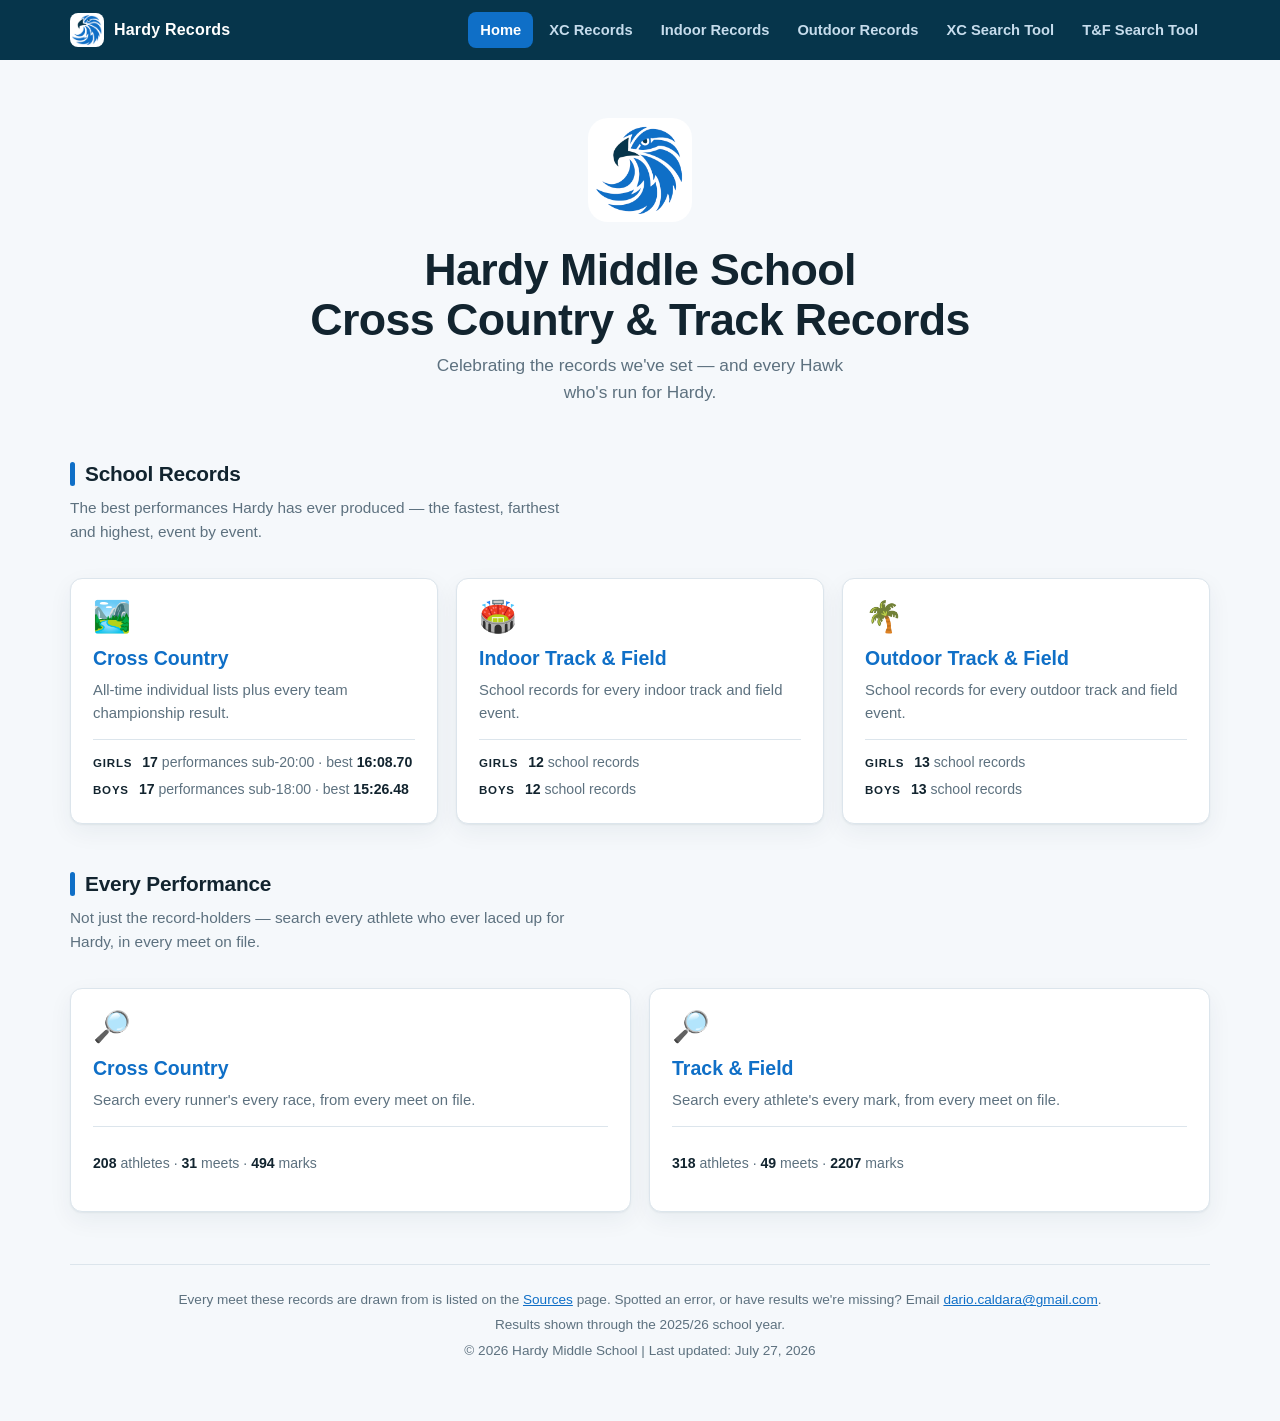
<file: index.html>
<!DOCTYPE html>
<html lang="en">
<head>
    <meta charset="UTF-8">
    <meta name="viewport" content="width=device-width, initial-scale=1.0">
    <title>Hardy Middle School Cross Country &amp; Track Records</title>
    <meta name="description" content="All-time XC, indoor and outdoor track records for Hardy Middle School, Washington DC - plus a searchable archive of every result.">
    <meta property="og:title" content="Hardy Middle School Cross Country &amp; Track Records">
    <meta property="og:description" content="All-time XC, indoor and outdoor track records for Hardy Middle School, Washington DC - plus a searchable archive of every result.">
    <meta property="og:type" content="website">
    <meta property="og:image" content="hardylogo.png">
    <link rel="icon" href="hardylogo.png">
    <link rel="stylesheet" href="style.css">
</head>
<body>
    <header class="site-header">
        <div class="bar">
            <a class="brand" href="index.html">
                <img src="hardylogo.png" alt="">
                <span>Hardy Records</span>
            </a>
            <nav class="nav">
                <a href="index.html" aria-current="page">Home</a>
                <a href="xc_record_wall.html">XC Records</a>
                <a href="trackwall_indoor.html">Indoor Records</a>
                <a href="trackwall_outdoor.html">Outdoor Records</a>
                <a href="xc-results-archive.html">XC Search Tool</a>
                <a href="results-archive.html">T&amp;F Search Tool</a>
            </nav>
        </div>
    </header>

    <div class="container">
        <div class="hero">
            <img src="hardylogo.png" alt="Hardy Middle School hawk logo">
            <h1>Hardy Middle School<br>Cross Country &amp; Track Records</h1>
            <p>Celebrating the records we've set &mdash; and every Hawk who's run for Hardy.</p>
        </div>

        <div class="section-head">
            <h2>School Records</h2>
            <p>The best performances Hardy has ever produced &mdash; the fastest, farthest and highest, event by event.</p>
        </div>

        <div class="sport-cards">
            <a class="sport-card" href="xc_record_wall.html">
                <div class="icon">🏞️</div>
                <h2>Cross Country</h2>
                <p class="teaser">All-time individual lists plus every team championship result.</p>
                <div class="stat">
                    <p class="split"><span class="who">Girls</span><span><b>17</b> performances sub-20:00 · best <b>16:08.70</b></span></p>
                    <p class="split"><span class="who">Boys</span><span><b>17</b> performances sub-18:00 · best <b>15:26.48</b></span></p>
                </div>
            </a>

            <a class="sport-card" href="trackwall_indoor.html">
                <div class="icon">🏟️</div>
                <h2>Indoor Track &amp; Field</h2>
                <p class="teaser">School records for every indoor track and field event.</p>
                <div class="stat">
                    <p class="split"><span class="who">Girls</span><span><b>12</b> school records</span></p>
                    <p class="split"><span class="who">Boys</span><span><b>12</b> school records</span></p>
                </div>
            </a>

            <a class="sport-card" href="trackwall_outdoor.html">
                <div class="icon">🌴</div>
                <h2>Outdoor Track &amp; Field</h2>
                <p class="teaser">School records for every outdoor track and field event.</p>
                <div class="stat">
                    <p class="split"><span class="who">Girls</span><span><b>13</b> school records</span></p>
                    <p class="split"><span class="who">Boys</span><span><b>13</b> school records</span></p>
                </div>
            </a>
        </div>

        <div class="section-head">
            <h2>Every Performance</h2>
            <p>Not just the record-holders &mdash; search every athlete who ever laced up for Hardy, in every meet on file.</p>
        </div>

        <div class="sport-cards">
            <a class="sport-card" href="xc-results-archive.html">
                <div class="icon">🔎</div>
                <h2>Cross Country</h2>
                <p class="teaser">Search every runner's every race, from every meet on file.</p>
                <div class="stat">
                    <p><b>208</b> athletes · <b>31</b> meets · <b>494</b> marks</p>
                </div>
            </a>

            <a class="sport-card" href="results-archive.html">
                <div class="icon">🔎</div>
                <h2>Track &amp; Field</h2>
                <p class="teaser">Search every athlete's every mark, from every meet on file.</p>
                <div class="stat">
                    <p><b>318</b> athletes · <b>49</b> meets · <b>2207</b> marks</p>
                </div>
            </a>
        </div>

        <div class="footer">
            <p>Every meet these records are drawn from is listed on the <a href="sources.html">Sources</a> page. Spotted an error, or have results we're missing? Email
               <a href="mailto:dario.caldara@gmail.com">dario.caldara@gmail.com</a>.</p>
            <p>Results shown through the 2025/26 school year.</p>
            <p>&copy; 2026 Hardy Middle School | Last updated: July 27, 2026</p>
        </div>
    </div>
</body>
</html>
</file>
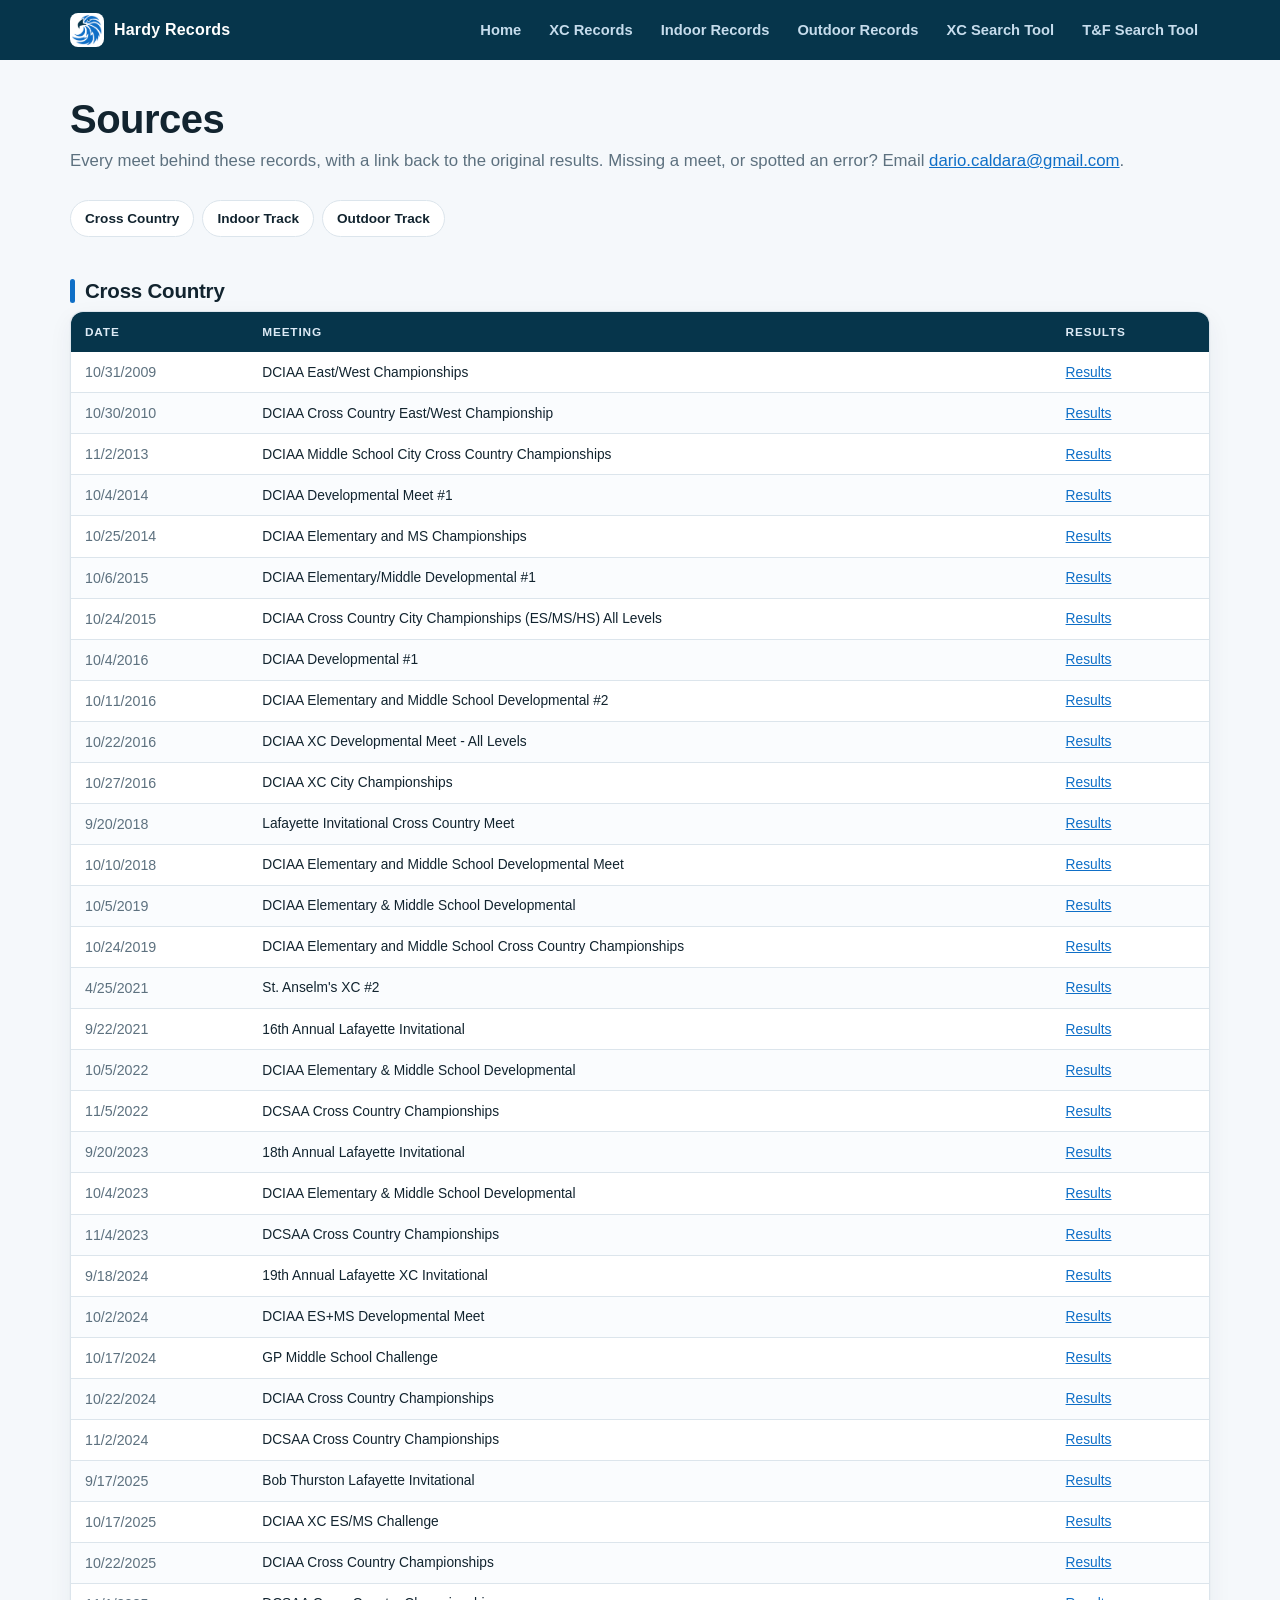
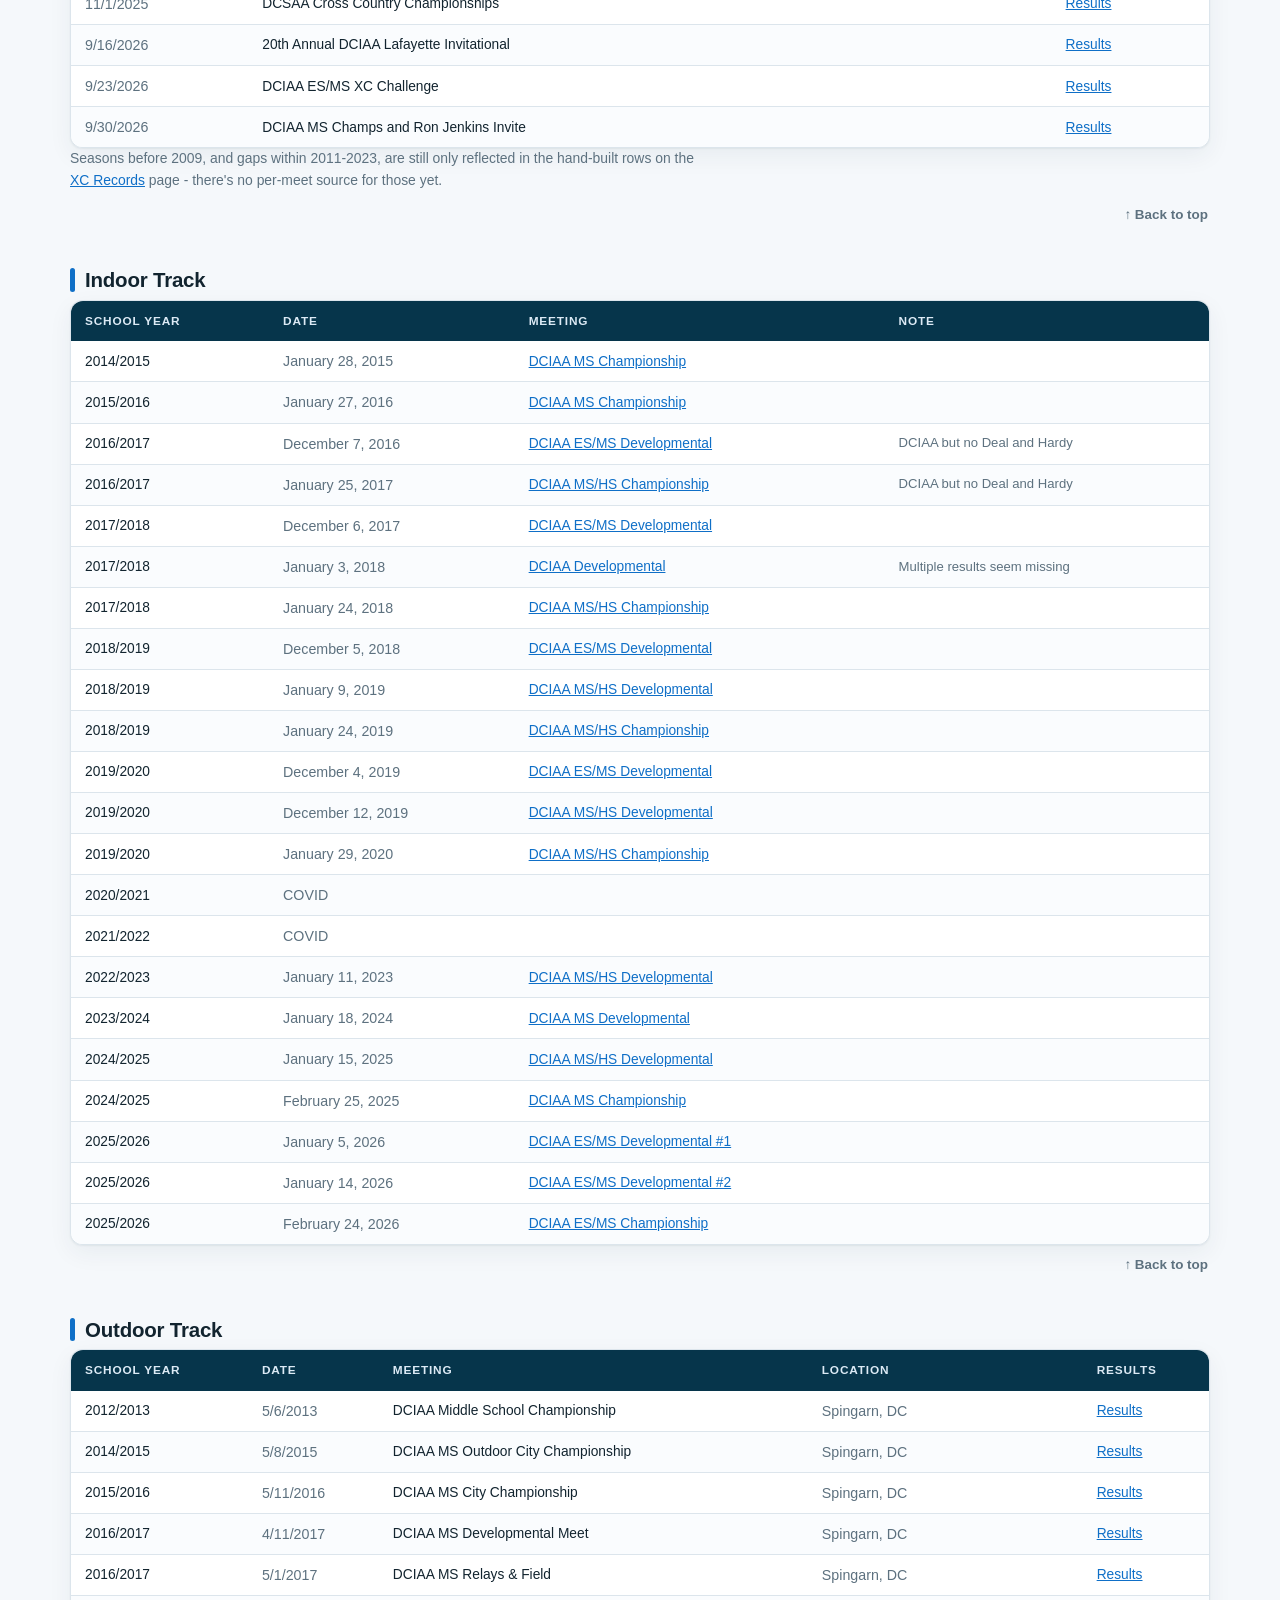
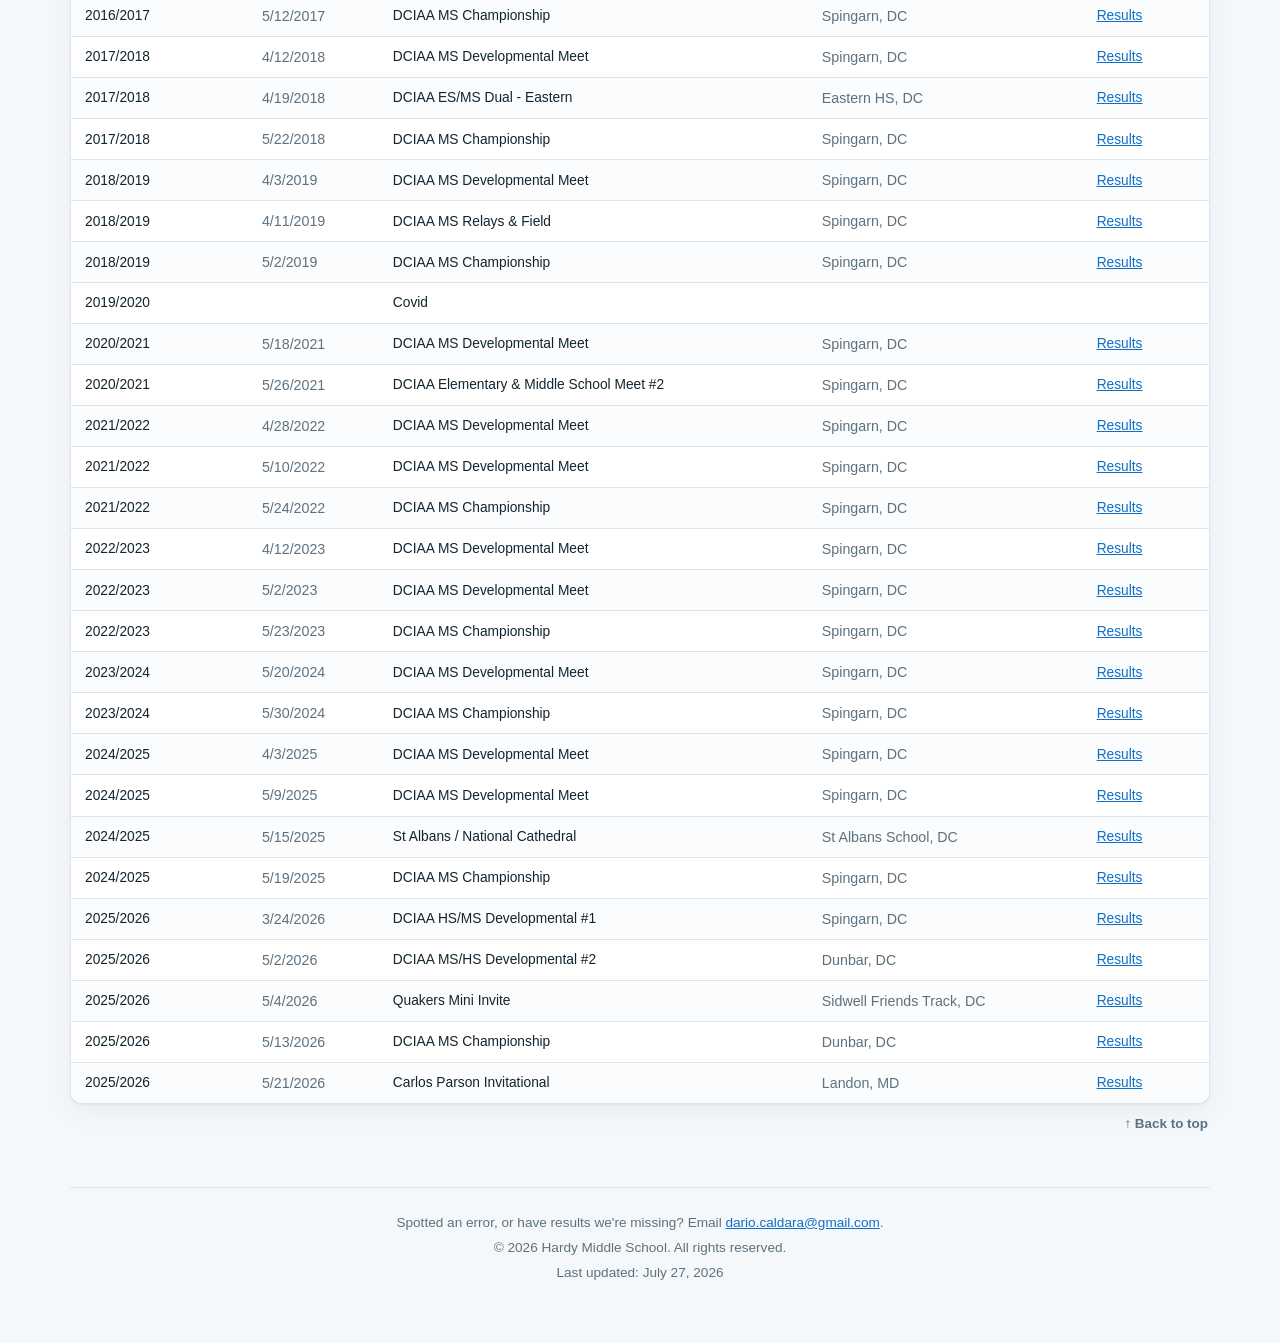
<file: sources.html>
<!DOCTYPE html>
<html lang="en">
<head>
    <meta charset="UTF-8">
    <meta name="viewport" content="width=device-width, initial-scale=1.0">
    <title>Hardy Middle School Records — Sources</title>
    <meta name="description" content="Every meet source behind Hardy Middle School's cross country and track & field records, Washington DC.">
    <meta property="og:title" content="Hardy Middle School Records — Sources">
    <meta property="og:description" content="Every meet source behind Hardy Middle School's cross country and track & field records, Washington DC.">
    <meta property="og:type" content="website">
    <meta property="og:image" content="hardylogo.png">
    <link rel="icon" href="hardylogo.png">
    <link rel="stylesheet" href="style.css">
</head>
<body>
    <header class="site-header">
        <div class="bar">
            <a class="brand" href="index.html">
                <img src="hardylogo.png" alt="">
                <span>Hardy Records</span>
            </a>
            <nav class="nav">
                <a href="index.html">Home</a>
                <a href="xc_record_wall.html">XC Records</a>
                <a href="trackwall_indoor.html">Indoor Records</a>
                <a href="trackwall_outdoor.html">Outdoor Records</a>
                <a href="xc-results-archive.html">XC Search Tool</a>
                <a href="results-archive.html">T&amp;F Search Tool</a>
            </nav>
        </div>
    </header>

    <div class="container">
        <div class="page-head">
            <h1>Sources</h1>
            <p>Every meet behind these records, with a link back to the original results. Missing a meet, or spotted an error? Email <a href="mailto:dario.caldara@gmail.com">dario.caldara@gmail.com</a>.</p>
        </div>

        <nav class="jump" aria-label="Jump to a section">
            <a href="#xc-sources">Cross Country</a>
            <a href="#indoor-sources">Indoor Track</a>
            <a href="#outdoor-sources">Outdoor Track</a>
        </nav>

        <section class="section" id="xc-sources">
            <h2>Cross Country</h2>
            <div class="table-wrap">
                <table class="record-table sources">
                    <thead>
                        <tr><th>Date</th><th>Meeting</th><th>Results</th></tr>
                    </thead>
                    <tbody>
                        <tr><td data-label="Date" class="date">10/31/2009</td><td data-label="Meeting">DCIAA East/West Championships</td><td data-label="Results"><a href="https://www.athletic.net/CrossCountry/meet/29393/info" target="_blank" rel="noopener noreferrer">Results</a></td></tr>
                        <tr><td data-label="Date" class="date">10/30/2010</td><td data-label="Meeting">DCIAA Cross Country East/West Championship</td><td data-label="Results"><a href="https://www.athletic.net/CrossCountry/meet/42842/info" target="_blank" rel="noopener noreferrer">Results</a></td></tr>
                        <tr><td data-label="Date" class="date">11/2/2013</td><td data-label="Meeting">DCIAA Middle School City Cross Country Championships</td><td data-label="Results"><a href="https://www.tfrrs.org/results/xc/5984.html" target="_blank" rel="noopener noreferrer">Results</a></td></tr>
                        <tr><td data-label="Date" class="date">10/4/2014</td><td data-label="Meeting">DCIAA Developmental Meet #1</td><td data-label="Results"><a href="https://dc.milesplit.com/meets/185695-dciaa-developmental-meet-1-2014/results/328714?type=formatted" target="_blank" rel="noopener noreferrer">Results</a></td></tr>
                        <tr><td data-label="Date" class="date">10/25/2014</td><td data-label="Meeting">DCIAA Elementary and MS Championships</td><td data-label="Results"><a href="https://md.milesplit.com/meets/187969-dciaa-elementary-and-ms-championships-2014/results" target="_blank" rel="noopener noreferrer">Results</a></td></tr>
                        <tr><td data-label="Date" class="date">10/6/2015</td><td data-label="Meeting">DCIAA Elementary/Middle Developmental #1</td><td data-label="Results"><a href="https://www.athletic.net/CrossCountry/meet/115664/info" target="_blank" rel="noopener noreferrer">Results</a></td></tr>
                        <tr><td data-label="Date" class="date">10/24/2015</td><td data-label="Meeting">DCIAA Cross Country City Championships (ES/MS/HS) All Levels</td><td data-label="Results"><a href="https://xc.tfrrs.org/results/xc/9063/DCIAA_Cross_Country_City_Championships_ES_MS_HS_All_Levels" target="_blank" rel="noopener noreferrer">Results</a></td></tr>
                        <tr><td data-label="Date" class="date">10/4/2016</td><td data-label="Meeting">DCIAA Developmental #1</td><td data-label="Results"><a href="https://dc.milesplit.com/meets/253148-dciaa-developmental-1-2016/results" target="_blank" rel="noopener noreferrer">Results</a></td></tr>
                        <tr><td data-label="Date" class="date">10/11/2016</td><td data-label="Meeting">DCIAA Elementary and Middle School Developmental #2</td><td data-label="Results"><a href="https://dc.milesplit.com/meets/253150-dciaa-elementary-and-middle-school-developmental-2-2016" target="_blank" rel="noopener noreferrer">Results</a></td></tr>
                        <tr><td data-label="Date" class="date">10/22/2016</td><td data-label="Meeting">DCIAA XC Developmental Meet - All Levels</td><td data-label="Results"><a href="https://dc.milesplit.com/meets/254921-dciaa-xc-developmental-meet-all-levels-2016/results" target="_blank" rel="noopener noreferrer">Results</a></td></tr>
                        <tr><td data-label="Date" class="date">10/27/2016</td><td data-label="Meeting">DCIAA XC City Championships</td><td data-label="Results"><a href="https://dc.milesplit.com/meets/254926-dciaa-xc-city-championships-2016/results" target="_blank" rel="noopener noreferrer">Results</a></td></tr>
                        <tr><td data-label="Date" class="date">9/20/2018</td><td data-label="Meeting">Lafayette Invitational Cross Country Meet</td><td data-label="Results"><a href="https://www.athletic.net/CrossCountry/meet/151503/info" target="_blank" rel="noopener noreferrer">Results</a></td></tr>
                        <tr><td data-label="Date" class="date">10/10/2018</td><td data-label="Meeting">DCIAA Elementary and Middle School Developmental Meet</td><td data-label="Results"><a href="https://dc.milesplit.com/meets/330451-dciaa-elementary-and-middle-school-developmental-meet-2018" target="_blank" rel="noopener noreferrer">Results</a></td></tr>
                        <tr><td data-label="Date" class="date">10/5/2019</td><td data-label="Meeting">DCIAA Elementary & Middle School Developmental</td><td data-label="Results"><a href="https://dc.milesplit.com/meets/369268-dciaa-elementary-and-middle-school-developmental-2019/results" target="_blank" rel="noopener noreferrer">Results</a></td></tr>
                        <tr><td data-label="Date" class="date">10/24/2019</td><td data-label="Meeting">DCIAA Elementary and Middle School Cross Country Championships</td><td data-label="Results"><a href="https://md.milesplit.com/meets/370202-dciaa-elementary-and-middle-school-cross-country-championships-2019/results?type=formatted" target="_blank" rel="noopener noreferrer">Results</a></td></tr>
                        <tr><td data-label="Date" class="date">4/25/2021</td><td data-label="Meeting">St. Anselm's XC #2</td><td data-label="Results"><a href="https://www.athletic.net/CrossCountry/meet/190945/info" target="_blank" rel="noopener noreferrer">Results</a></td></tr>
                        <tr><td data-label="Date" class="date">9/22/2021</td><td data-label="Meeting">16th Annual Lafayette Invitational</td><td data-label="Results"><a href="https://md.milesplit.com/meets/444621-16th-annual-lafayette-invitational-2021" target="_blank" rel="noopener noreferrer">Results</a></td></tr>
                        <tr><td data-label="Date" class="date">10/5/2022</td><td data-label="Meeting">DCIAA Elementary & Middle School Developmental</td><td data-label="Results"><a href="https://md.milesplit.com/meets/503103-dciaa-elementary-and-middle-school-developmental-2022/results" target="_blank" rel="noopener noreferrer">Results</a></td></tr>
                        <tr><td data-label="Date" class="date">11/5/2022</td><td data-label="Meeting">DCSAA Cross Country Championships</td><td data-label="Results"><a href="https://www.athletic.net/CrossCountry/meet/220733/info" target="_blank" rel="noopener noreferrer">Results</a></td></tr>
                        <tr><td data-label="Date" class="date">9/20/2023</td><td data-label="Meeting">18th Annual Lafayette Invitational</td><td data-label="Results"><a href="https://md.milesplit.com/meets/568152-18th-annual-lafayette-invitational-2023/results?type=formatted" target="_blank" rel="noopener noreferrer">Results</a></td></tr>
                        <tr><td data-label="Date" class="date">10/4/2023</td><td data-label="Meeting">DCIAA Elementary & Middle School Developmental</td><td data-label="Results"><a href="https://md.milesplit.com/meets/574904-dciaa-elementary-and-middle-school-developmental-2023" target="_blank" rel="noopener noreferrer">Results</a></td></tr>
                        <tr><td data-label="Date" class="date">11/4/2023</td><td data-label="Meeting">DCSAA Cross Country Championships</td><td data-label="Results"><a href="https://www.athletic.net/CrossCountry/meet/235268/info" target="_blank" rel="noopener noreferrer">Results</a></td></tr>
                        <tr><td data-label="Date" class="date">9/18/2024</td><td data-label="Meeting">19th Annual Lafayette XC Invitational</td><td data-label="Results"><a href="https://www.athletic.net/CrossCountry/meet/247102/info" target="_blank" rel="noopener noreferrer">Results</a></td></tr>
                        <tr><td data-label="Date" class="date">10/2/2024</td><td data-label="Meeting">DCIAA ES+MS Developmental Meet</td><td data-label="Results"><a href="https://www.athletic.net/CrossCountry/meet/249440/info" target="_blank" rel="noopener noreferrer">Results</a></td></tr>
                        <tr><td data-label="Date" class="date">10/17/2024</td><td data-label="Meeting">GP Middle School Challenge</td><td data-label="Results"><a href="https://www.athletic.net/CrossCountry/meet/240296" target="_blank" rel="noopener noreferrer">Results</a></td></tr>
                        <tr><td data-label="Date" class="date">10/22/2024</td><td data-label="Meeting">DCIAA Cross Country Championships</td><td data-label="Results"><a href="https://www.athletic.net/CrossCountry/meet/250009/info" target="_blank" rel="noopener noreferrer">Results</a></td></tr>
                        <tr><td data-label="Date" class="date">11/2/2024</td><td data-label="Meeting">DCSAA Cross Country Championships</td><td data-label="Results"><a href="https://www.athletic.net/CrossCountry/meet/246524/info" target="_blank" rel="noopener noreferrer">Results</a></td></tr>
                        <tr><td data-label="Date" class="date">9/17/2025</td><td data-label="Meeting">Bob Thurston Lafayette Invitational</td><td data-label="Results"><a href="https://www.athletic.net/CrossCountry/meet/262494/info" target="_blank" rel="noopener noreferrer">Results</a></td></tr>
                        <tr><td data-label="Date" class="date">10/17/2025</td><td data-label="Meeting">DCIAA XC ES/MS Challenge</td><td data-label="Results"><a href="https://www.athletic.net/CrossCountry/meet/262497/info" target="_blank" rel="noopener noreferrer">Results</a></td></tr>
                        <tr><td data-label="Date" class="date">10/22/2025</td><td data-label="Meeting">DCIAA Cross Country Championships</td><td data-label="Results"><a href="https://www.athletic.net/CrossCountry/meet/269060/info" target="_blank" rel="noopener noreferrer">Results</a></td></tr>
                        <tr><td data-label="Date" class="date">11/1/2025</td><td data-label="Meeting">DCSAA Cross Country Championships</td><td data-label="Results"><a href="https://www.athletic.net/CrossCountry/meet/260003/info" target="_blank" rel="noopener noreferrer">Results</a></td></tr>
                        <tr><td data-label="Date" class="date">9/16/2026</td><td data-label="Meeting">20th Annual DCIAA Lafayette Invitational</td><td data-label="Results"><a href="https://www.athletic.net/CrossCountry/meet/283520/results/all" target="_blank" rel="noopener noreferrer">Results</a></td></tr>
                        <tr><td data-label="Date" class="date">9/23/2026</td><td data-label="Meeting">DCIAA ES/MS XC Challenge</td><td data-label="Results"><a href="https://www.athletic.net/CrossCountry/meet/283595/results/all" target="_blank" rel="noopener noreferrer">Results</a></td></tr>
                        <tr><td data-label="Date" class="date">9/30/2026</td><td data-label="Meeting">DCIAA MS Champs and Ron Jenkins Invite</td><td data-label="Results"><a href="https://www.athletic.net/CrossCountry/meet/286143/results/all" target="_blank" rel="noopener noreferrer">Results</a></td></tr>
                    </tbody>
                </table>
            </div>
            <p class="note">Seasons before 2009, and gaps within 2011-2023, are still only reflected in the hand-built rows on the <a href="xc_record_wall.html">XC Records</a> page - there's no per-meet source for those yet.</p>
            <p class="to-top"><a href="#top">&uarr; Back to top</a></p>
        </section>

        <section class="section" id="indoor-sources">
            <h2>Indoor Track</h2>
            <div class="table-wrap">
                <table class="record-table sources">
                    <thead>
                        <tr><th>School Year</th><th>Date</th><th>Meeting</th><th>Note</th></tr>
                    </thead>
                    <tbody>
                        <tr><td data-label="School Year">2014/2015</td><td data-label="Date" class="date">January 28, 2015</td><td data-label="Meeting"><a href="https://www.tfrrs.org/results/37365/DCIAA_Indoor_Track_and_Field_Championship_Middle_School" target="_blank" rel="noopener noreferrer">DCIAA MS Championship</a></td><td data-label="Note" class="flag"></td></tr>
                        <tr><td data-label="School Year">2015/2016</td><td data-label="Date" class="date">January 27, 2016</td><td data-label="Meeting"><a href="https://www.tfrrs.org/results/42316/2016_DCIAA_Middle_School_Indoor_Track_and_Field_Championship" target="_blank" rel="noopener noreferrer">DCIAA MS Championship</a></td><td data-label="Note" class="flag"></td></tr>
                        <tr><td data-label="School Year">2016/2017</td><td data-label="Date" class="date">December 7, 2016</td><td data-label="Meeting"><a href="https://results2.mdtimingllc.com/indoor_2017/dciaa1/" target="_blank" rel="noopener noreferrer">DCIAA ES/MS Developmental</a></td><td data-label="Note" class="flag">DCIAA but no Deal and Hardy</td></tr>
                        <tr><td data-label="School Year">2016/2017</td><td data-label="Date" class="date">January 25, 2017</td><td data-label="Meeting"><a href="https://results2.mdtimingllc.com/indoor_2017/dciaahs/" target="_blank" rel="noopener noreferrer">DCIAA MS/HS Championship</a></td><td data-label="Note" class="flag">DCIAA but no Deal and Hardy</td></tr>
                        <tr><td data-label="School Year">2017/2018</td><td data-label="Date" class="date">December 6, 2017</td><td data-label="Meeting"><a href="https://md.milesplit.com/meets/296368-dciaa-elementary-and-middle-school-developmental-meet-2018/results" target="_blank" rel="noopener noreferrer">DCIAA ES/MS Developmental</a></td><td data-label="Note" class="flag"></td></tr>
                        <tr><td data-label="School Year">2017/2018</td><td data-label="Date" class="date">January 3, 2018</td><td data-label="Meeting"><a href="https://results.mdtimingllc.com/meets/642" target="_blank" rel="noopener noreferrer">DCIAA Developmental</a></td><td data-label="Note" class="flag">Multiple results seem missing</td></tr>
                        <tr><td data-label="School Year">2017/2018</td><td data-label="Date" class="date">January 24, 2018</td><td data-label="Meeting"><a href="https://results.mdtimingllc.com/meets/699" target="_blank" rel="noopener noreferrer">DCIAA MS/HS Championship</a></td><td data-label="Note" class="flag"></td></tr>
                        <tr><td data-label="School Year">2018/2019</td><td data-label="Date" class="date">December 5, 2018</td><td data-label="Meeting"><a href="https://results2.mdtimingllc.com/indoor_2019/dciaaesms/" target="_blank" rel="noopener noreferrer">DCIAA ES/MS Developmental</a></td><td data-label="Note" class="flag"></td></tr>
                        <tr><td data-label="School Year">2018/2019</td><td data-label="Date" class="date">January 9, 2019</td><td data-label="Meeting"><a href="https://results2.mdtimingllc.com/indoor_2019/dciaamshs/" target="_blank" rel="noopener noreferrer">DCIAA MS/HS Developmental</a></td><td data-label="Note" class="flag"></td></tr>
                        <tr><td data-label="School Year">2018/2019</td><td data-label="Date" class="date">January 24, 2019</td><td data-label="Meeting"><a href="https://results2.mdtimingllc.com/indoor_2019/dciaamshschamps/" target="_blank" rel="noopener noreferrer">DCIAA MS/HS Championship</a></td><td data-label="Note" class="flag"></td></tr>
                        <tr><td data-label="School Year">2019/2020</td><td data-label="Date" class="date">December 4, 2019</td><td data-label="Meeting"><a href="https://results2.mdtimingllc.com/indoor_2020/esms/" target="_blank" rel="noopener noreferrer">DCIAA ES/MS Developmental</a></td><td data-label="Note" class="flag"></td></tr>
                        <tr><td data-label="School Year">2019/2020</td><td data-label="Date" class="date">December 12, 2019</td><td data-label="Meeting"><a href="https://results2.mdtimingllc.com/indoor_2020/dciaamshs/" target="_blank" rel="noopener noreferrer">DCIAA MS/HS Developmental</a></td><td data-label="Note" class="flag"></td></tr>
                        <tr><td data-label="School Year">2019/2020</td><td data-label="Date" class="date">January 29, 2020</td><td data-label="Meeting"><a href="https://results2.mdtimingllc.com/indoor_2020/dcchamps/" target="_blank" rel="noopener noreferrer">DCIAA MS/HS Championship</a></td><td data-label="Note" class="flag"></td></tr>
                        <tr><td data-label="School Year">2020/2021</td><td data-label="Date" class="date">COVID</td><td data-label="Meeting"></td><td data-label="Note" class="flag"></td></tr>
                        <tr><td data-label="School Year">2021/2022</td><td data-label="Date" class="date">COVID</td><td data-label="Meeting"></td><td data-label="Note" class="flag"></td></tr>
                        <tr><td data-label="School Year">2022/2023</td><td data-label="Date" class="date">January 11, 2023</td><td data-label="Meeting"><a href="https://results2.mdtimingllc.com/itf_23/dciaa1/" target="_blank" rel="noopener noreferrer">DCIAA MS/HS Developmental</a></td><td data-label="Note" class="flag"></td></tr>
                        <tr><td data-label="School Year">2023/2024</td><td data-label="Date" class="date">January 18, 2024</td><td data-label="Meeting"><a href="https://results.mdtimingllc.com/meets/29702" target="_blank" rel="noopener noreferrer">DCIAA MS Developmental</a></td><td data-label="Note" class="flag"></td></tr>
                        <tr><td data-label="School Year">2024/2025</td><td data-label="Date" class="date">January 15, 2025</td><td data-label="Meeting"><a href="https://www.athletic.net/TrackAndField/meet/575023/results" target="_blank" rel="noopener noreferrer">DCIAA MS/HS Developmental</a></td><td data-label="Note" class="flag"></td></tr>
                        <tr><td data-label="School Year">2024/2025</td><td data-label="Date" class="date">February 25, 2025</td><td data-label="Meeting"><a href="https://results.mdtimingllc.com/meets/42558/teams/1081719" target="_blank" rel="noopener noreferrer">DCIAA MS Championship</a></td><td data-label="Note" class="flag"></td></tr>
                        <tr><td data-label="School Year">2025/2026</td><td data-label="Date" class="date">January 5, 2026</td><td data-label="Meeting"><a href="https://www.athletic.net/TrackAndField/meet/624674/results/all" target="_blank" rel="noopener noreferrer">DCIAA ES/MS Developmental #1</a></td><td data-label="Note" class="flag"></td></tr>
                        <tr><td data-label="School Year">2025/2026</td><td data-label="Date" class="date">January 14, 2026</td><td data-label="Meeting"><a href="https://www.athletic.net/TrackAndField/meet/625059/results/all" target="_blank" rel="noopener noreferrer">DCIAA ES/MS Developmental #2</a></td><td data-label="Note" class="flag"></td></tr>
                        <tr><td data-label="School Year">2025/2026</td><td data-label="Date" class="date">February 24, 2026</td><td data-label="Meeting"><a href="https://www.athletic.net/TrackAndField/meet/635894/results/all" target="_blank" rel="noopener noreferrer">DCIAA ES/MS Championship</a></td><td data-label="Note" class="flag"></td></tr>
                    </tbody>
                </table>
            </div>
            <p class="to-top"><a href="#top">&uarr; Back to top</a></p>
        </section>

        <section class="section" id="outdoor-sources">
            <h2>Outdoor Track</h2>
            <div class="table-wrap">
                <table class="record-table sources">
                    <thead>
                        <tr><th>School Year</th><th>Date</th><th>Meeting</th><th>Location</th><th>Results</th></tr>
                    </thead>
                    <tbody>
                        <tr><td data-label="School Year">2012/2013</td><td data-label="Date" class="date">5/6/2013</td><td data-label="Meeting">DCIAA Middle School Championship</td><td data-label="Location" class="meet">Spingarn, DC</td><td data-label="Results"><a href="https://dc.milesplit.com/meets/144866-dciaa-middle-school-champs-2013/results" target="_blank" rel="noopener noreferrer">Results</a></td></tr>
                        <tr><td data-label="School Year">2014/2015</td><td data-label="Date" class="date">5/8/2015</td><td data-label="Meeting">DCIAA MS Outdoor City Championship</td><td data-label="Location" class="meet">Spingarn, DC</td><td data-label="Results"><a href="https://www.tfrrs.org/results/41044/DCIAA_Middle_School_Outdoor_City_Track__Field_Championships" target="_blank" rel="noopener noreferrer">Results</a></td></tr>
                        <tr><td data-label="School Year">2015/2016</td><td data-label="Date" class="date">5/11/2016</td><td data-label="Meeting">DCIAA MS City Championship</td><td data-label="Location" class="meet">Spingarn, DC</td><td data-label="Results"><a href="https://www.tfrrs.org/results/46205/DCIAA_Middle_School_City_Championship" target="_blank" rel="noopener noreferrer">Results</a></td></tr>
                        <tr><td data-label="School Year">2016/2017</td><td data-label="Date" class="date">4/11/2017</td><td data-label="Meeting">DCIAA MS Developmental Meet</td><td data-label="Location" class="meet">Spingarn, DC</td><td data-label="Results"><a href="https://results2.mdtimingllc.com/outdoor_2017/msdev/" target="_blank" rel="noopener noreferrer">Results</a></td></tr>
                        <tr><td data-label="School Year">2016/2017</td><td data-label="Date" class="date">5/1/2017</td><td data-label="Meeting">DCIAA MS Relays &amp; Field</td><td data-label="Location" class="meet">Spingarn, DC</td><td data-label="Results"><a href="https://results2.mdtimingllc.com/outdoor_2017/esmsrelays/" target="_blank" rel="noopener noreferrer">Results</a></td></tr>
                        <tr><td data-label="School Year">2016/2017</td><td data-label="Date" class="date">5/12/2017</td><td data-label="Meeting">DCIAA MS Championship</td><td data-label="Location" class="meet">Spingarn, DC</td><td data-label="Results"><a href="https://results2.mdtimingllc.com/outdoor_2017/mschamps/" target="_blank" rel="noopener noreferrer">Results</a></td></tr>
                        <tr><td data-label="School Year">2017/2018</td><td data-label="Date" class="date">4/12/2018</td><td data-label="Meeting">DCIAA MS Developmental Meet</td><td data-label="Location" class="meet">Spingarn, DC</td><td data-label="Results"><a href="https://results.mdtimingllc.com/meets/974" target="_blank" rel="noopener noreferrer">Results</a></td></tr>
                        <tr><td data-label="School Year">2017/2018</td><td data-label="Date" class="date">4/19/2018</td><td data-label="Meeting">DCIAA ES/MS Dual - Eastern</td><td data-label="Location" class="meet">Eastern HS, DC</td><td data-label="Results"><a href="https://results.mdtimingllc.com/meets/989/teams/28959" target="_blank" rel="noopener noreferrer">Results</a></td></tr>
                        <tr><td data-label="School Year">2017/2018</td><td data-label="Date" class="date">5/22/2018</td><td data-label="Meeting">DCIAA MS Championship</td><td data-label="Location" class="meet">Spingarn, DC</td><td data-label="Results"><a href="https://results.mdtimingllc.com/meets/1219" target="_blank" rel="noopener noreferrer">Results</a></td></tr>
                        <tr><td data-label="School Year">2018/2019</td><td data-label="Date" class="date">4/3/2019</td><td data-label="Meeting">DCIAA MS Developmental Meet</td><td data-label="Location" class="meet">Spingarn, DC</td><td data-label="Results"><a href="https://results.mdtimingllc.com/meets/2798" target="_blank" rel="noopener noreferrer">Results</a></td></tr>
                        <tr><td data-label="School Year">2018/2019</td><td data-label="Date" class="date">4/11/2019</td><td data-label="Meeting">DCIAA MS Relays &amp; Field</td><td data-label="Location" class="meet">Spingarn, DC</td><td data-label="Results"><a href="https://dc.milesplit.com/meets/351456-dciaa-elementary-and-middle-school-relay-meet-2019/results" target="_blank" rel="noopener noreferrer">Results</a></td></tr>
                        <tr><td data-label="School Year">2018/2019</td><td data-label="Date" class="date">5/2/2019</td><td data-label="Meeting">DCIAA MS Championship</td><td data-label="Location" class="meet">Spingarn, DC</td><td data-label="Results"><a href="https://dc.milesplit.com/meets/354578-dciaa-middle-school-outdoor-track-and-field-championships-2019/results/653892/raw" target="_blank" rel="noopener noreferrer">Results</a></td></tr>
                        <tr><td data-label="School Year">2019/2020</td><td data-label="Date" class="date"></td><td data-label="Meeting">Covid</td><td data-label="Location" class="meet"></td><td data-label="Results"></td></tr>
                        <tr><td data-label="School Year">2020/2021</td><td data-label="Date" class="date">5/18/2021</td><td data-label="Meeting">DCIAA MS Developmental Meet</td><td data-label="Location" class="meet">Spingarn, DC</td><td data-label="Results"><a href="https://results.mdtimingllc.com/meets/9872" target="_blank" rel="noopener noreferrer">Results</a></td></tr>
                        <tr><td data-label="School Year">2020/2021</td><td data-label="Date" class="date">5/26/2021</td><td data-label="Meeting">DCIAA Elementary & Middle School Meet #2</td><td data-label="Location" class="meet">Spingarn, DC</td><td data-label="Results"><a href="https://www.milesplit.com/meets/430599-dciaa-elementary-and-middle-school-meet-2-2021" target="_blank" rel="noopener noreferrer">Results</a></td></tr>
                        <tr><td data-label="School Year">2021/2022</td><td data-label="Date" class="date">4/28/2022</td><td data-label="Meeting">DCIAA MS Developmental Meet</td><td data-label="Location" class="meet">Spingarn, DC</td><td data-label="Results"><a href="https://www.milesplit.com/meets/476482-dciaa-middle-school-developmental-meet-2022/results/810238?type=raw" target="_blank" rel="noopener noreferrer">Results</a></td></tr>
                        <tr><td data-label="School Year">2021/2022</td><td data-label="Date" class="date">5/10/2022</td><td data-label="Meeting">DCIAA MS Developmental Meet</td><td data-label="Location" class="meet">Spingarn, DC</td><td data-label="Results"><a href="https://www.milesplit.com/meets/479717-dciaa-middle-school-developmental-meet-2-2022/results" target="_blank" rel="noopener noreferrer">Results</a></td></tr>
                        <tr><td data-label="School Year">2021/2022</td><td data-label="Date" class="date">5/24/2022</td><td data-label="Meeting">DCIAA MS Championship</td><td data-label="Location" class="meet">Spingarn, DC</td><td data-label="Results"><a href="https://www.milesplit.com/meets/483769-dciaa-elementary-and-middle-school-championships-2022/results" target="_blank" rel="noopener noreferrer">Results</a></td></tr>
                        <tr><td data-label="School Year">2022/2023</td><td data-label="Date" class="date">4/12/2023</td><td data-label="Meeting">DCIAA MS Developmental Meet</td><td data-label="Location" class="meet">Spingarn, DC</td><td data-label="Results"><a href="https://www.milesplit.com/meets/535807-dciaa-middle-school-developmental-meet-2023/results/922993?type=raw" target="_blank" rel="noopener noreferrer">Results</a></td></tr>
                        <tr><td data-label="School Year">2022/2023</td><td data-label="Date" class="date">5/2/2023</td><td data-label="Meeting">DCIAA MS Developmental Meet</td><td data-label="Location" class="meet">Spingarn, DC</td><td data-label="Results"><a href="https://results.mdtimingllc.com/meets/24466" target="_blank" rel="noopener noreferrer">Results</a></td></tr>
                        <tr><td data-label="School Year">2022/2023</td><td data-label="Date" class="date">5/23/2023</td><td data-label="Meeting">DCIAA MS Championship</td><td data-label="Location" class="meet">Spingarn, DC</td><td data-label="Results"><a href="https://results.mdtimingllc.com/meets/25883" target="_blank" rel="noopener noreferrer">Results</a></td></tr>
                        <tr><td data-label="School Year">2023/2024</td><td data-label="Date" class="date">5/20/2024</td><td data-label="Meeting">DCIAA MS Developmental Meet</td><td data-label="Location" class="meet">Spingarn, DC</td><td data-label="Results"><a href="https://results.mdtimingllc.com/meets/38240" target="_blank" rel="noopener noreferrer">Results</a></td></tr>
                        <tr><td data-label="School Year">2023/2024</td><td data-label="Date" class="date">5/30/2024</td><td data-label="Meeting">DCIAA MS Championship</td><td data-label="Location" class="meet">Spingarn, DC</td><td data-label="Results"><a href="https://results.mdtimingllc.com/meets/38470" target="_blank" rel="noopener noreferrer">Results</a></td></tr>
                        <tr><td data-label="School Year">2024/2025</td><td data-label="Date" class="date">4/3/2025</td><td data-label="Meeting">DCIAA MS Developmental Meet</td><td data-label="Location" class="meet">Spingarn, DC</td><td data-label="Results"><a href="https://www.milesplit.com/meets/675779-dciaa-middle-school-outdoor-track-and-field-developmental-meet-2025/results" target="_blank" rel="noopener noreferrer">Results</a></td></tr>
                        <tr><td data-label="School Year">2024/2025</td><td data-label="Date" class="date">5/9/2025</td><td data-label="Meeting">DCIAA MS Developmental Meet</td><td data-label="Location" class="meet">Spingarn, DC</td><td data-label="Results"><a href="https://www.athletic.net/TrackAndField/meet/607132/results" target="_blank" rel="noopener noreferrer">Results</a></td></tr>
                        <tr><td data-label="School Year">2024/2025</td><td data-label="Date" class="date">5/15/2025</td><td data-label="Meeting">St Albans / National Cathedral</td><td data-label="Location" class="meet">St Albans School, DC</td><td data-label="Results"><a href="https://www.athletic.net/TrackAndField/meet/610090/results" target="_blank" rel="noopener noreferrer">Results</a></td></tr>
                        <tr><td data-label="School Year">2024/2025</td><td data-label="Date" class="date">5/19/2025</td><td data-label="Meeting">DCIAA MS Championship</td><td data-label="Location" class="meet">Spingarn, DC</td><td data-label="Results"><a href="https://www.athletic.net/TrackAndField/meet/613581/results" target="_blank" rel="noopener noreferrer">Results</a></td></tr>
                        <tr><td data-label="School Year">2025/2026</td><td data-label="Date" class="date">3/24/2026</td><td data-label="Meeting">DCIAA HS/MS Developmental #1</td><td data-label="Location" class="meet">Spingarn, DC</td><td data-label="Results"><a href="https://www.athletic.net/TrackAndField/meet/647073/results/all" target="_blank" rel="noopener noreferrer">Results</a></td></tr>
                        <tr><td data-label="School Year">2025/2026</td><td data-label="Date" class="date">5/2/2026</td><td data-label="Meeting">DCIAA MS/HS Developmental #2</td><td data-label="Location" class="meet">Dunbar, DC</td><td data-label="Results"><a href="https://www.athletic.net/TrackAndField/meet/661256/results/all" target="_blank" rel="noopener noreferrer">Results</a></td></tr>
                        <tr><td data-label="School Year">2025/2026</td><td data-label="Date" class="date">5/4/2026</td><td data-label="Meeting">Quakers Mini Invite</td><td data-label="Location" class="meet">Sidwell Friends Track, DC</td><td data-label="Results"><a href="https://www.athletic.net/TrackAndField/meet/663048/results/all" target="_blank" rel="noopener noreferrer">Results</a></td></tr>
                        <tr><td data-label="School Year">2025/2026</td><td data-label="Date" class="date">5/13/2026</td><td data-label="Meeting">DCIAA MS Championship</td><td data-label="Location" class="meet">Dunbar, DC</td><td data-label="Results"><a href="https://www.athletic.net/TrackAndField/meet/665818/results/all" target="_blank" rel="noopener noreferrer">Results</a></td></tr>
                        <tr><td data-label="School Year">2025/2026</td><td data-label="Date" class="date">5/21/2026</td><td data-label="Meeting">Carlos Parson Invitational</td><td data-label="Location" class="meet">Landon, MD</td><td data-label="Results"><a href="https://www.athletic.net/TrackAndField/meet/628756/results/all" target="_blank" rel="noopener noreferrer">Results</a></td></tr>
                    </tbody>
                </table>
            </div>
            <p class="to-top"><a href="#top">&uarr; Back to top</a></p>
        </section>

        <div class="footer">
            <p>Spotted an error, or have results we're missing? Email
               <a href="mailto:dario.caldara@gmail.com">dario.caldara@gmail.com</a>.</p>
            <p>&copy; 2026 Hardy Middle School. All rights reserved.</p>
            <p>Last updated: July 27, 2026</p>
        </div>
    </div>

    <script src="site.js"></script>
</body>
</html>
</file>
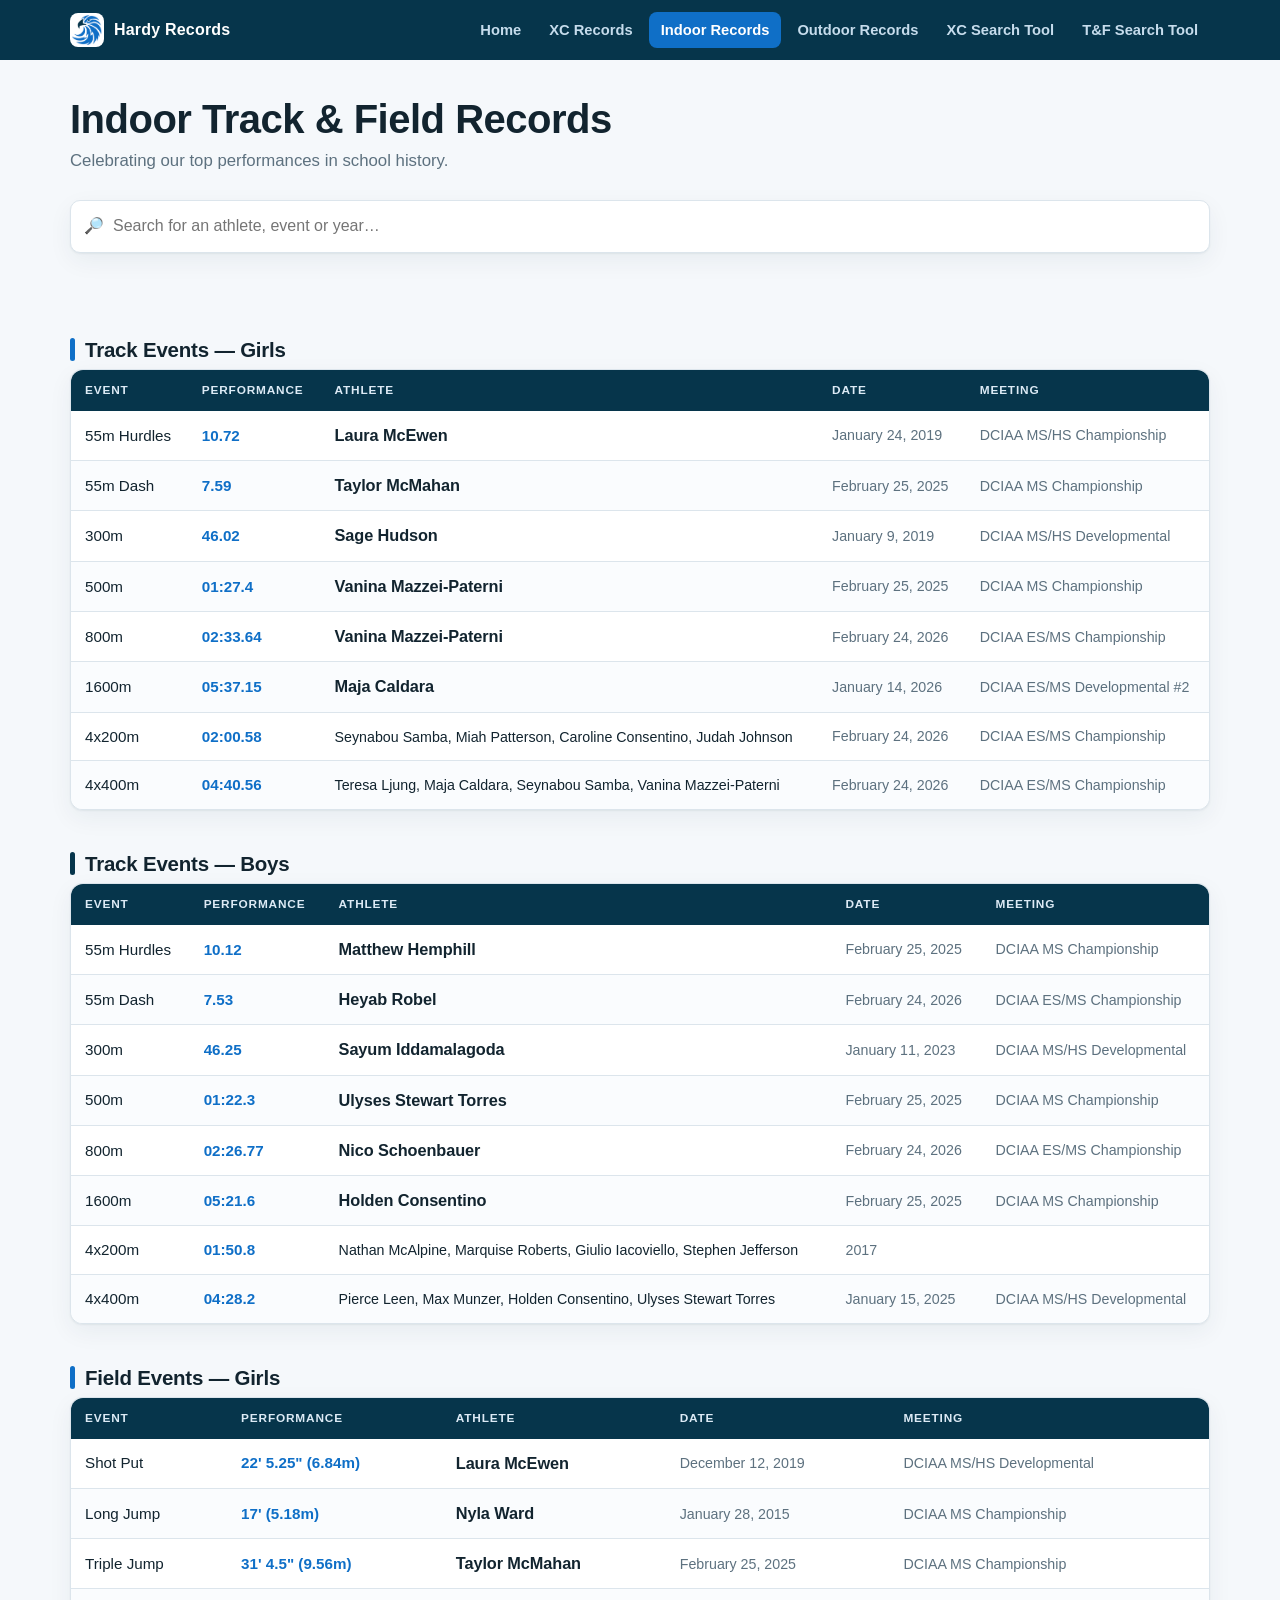
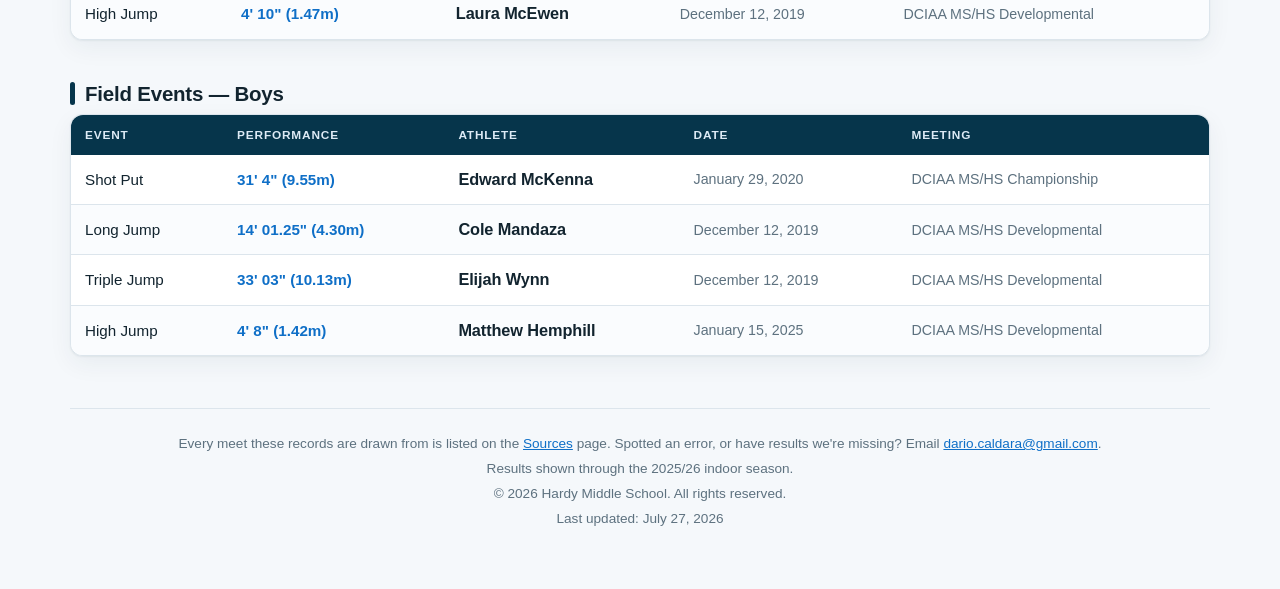
<file: trackwall_indoor.html>
<!DOCTYPE html>
<html lang="en">
<head>
    <meta charset="UTF-8">
    <meta name="viewport" content="width=device-width, initial-scale=1.0">
    <title>Hardy Middle School Indoor Track and Field Records</title>
    <meta name="description" content="Indoor track and field school records for Hardy Middle School, Washington DC, with links to the original meet results.">
    <meta property="og:title" content="Hardy Middle School Indoor Track and Field Records">
    <meta property="og:description" content="Indoor track and field school records for Hardy Middle School, Washington DC, with links to the original meet results.">
    <meta property="og:type" content="website">
    <meta property="og:image" content="hardylogo.png">
    <link rel="icon" href="hardylogo.png">
    <link rel="stylesheet" href="style.css">
</head>
<body>
    <header class="site-header">
        <div class="bar">
            <a class="brand" href="index.html">
                <img src="hardylogo.png" alt="">
                <span>Hardy Records</span>
            </a>
            <nav class="nav">
                <a href="index.html">Home</a>
                <a href="xc_record_wall.html">XC Records</a>
                <a href="trackwall_indoor.html" aria-current="page">Indoor Records</a>
                <a href="trackwall_outdoor.html">Outdoor Records</a>
                <a href="xc-results-archive.html">XC Search Tool</a>
                <a href="results-archive.html">T&amp;F Search Tool</a>
            </nav>
        </div>
    </header>

    <div class="container">
        <div class="page-head">
            <h1>Indoor Track &amp; Field Records</h1>
            <p>Celebrating our top performances in school history.</p>
        </div>

        <div class="search">
            <label class="is-hidden" for="q">Search by athlete name</label>
            <input id="q" type="search" data-search placeholder="Search for an athlete, event or year…" autocomplete="off">
        </div>
        <p class="search-status" data-search-status role="status"></p>

        <div class="no-results is-hidden" data-search-empty>
            No performances match your search. Try a last name, an event, or a year.
        </div>

        <section class="section girls">
            <h2>Track Events — Girls</h2>
            <div class="table-wrap">
                <table class="record-table">
                    <thead>
                        <tr><th>Event</th><th>Performance</th><th>Athlete</th><th>Date</th><th>Meeting</th></tr>
                    </thead>
                    <tbody>
                        <tr><td data-label="Event" class="cell-event">55m Hurdles</td><td data-label="Performance" class="cell-perf"><span class="perf">10.72</span></td><td data-label="Athlete" class="cell-athlete"><span class="athlete">Laura McEwen</span></td><td data-label="Date" class="date">January 24, 2019</td><td data-label="Meeting" class="meet">DCIAA MS/HS Championship</td></tr>
                        <tr><td data-label="Event" class="cell-event">55m Dash</td><td data-label="Performance" class="cell-perf"><span class="perf">7.59</span></td><td data-label="Athlete" class="cell-athlete"><span class="athlete">Taylor McMahan</span></td><td data-label="Date" class="date">February 25, 2025</td><td data-label="Meeting" class="meet">DCIAA MS Championship</td></tr>
                        <tr><td data-label="Event" class="cell-event">300m</td><td data-label="Performance" class="cell-perf"><span class="perf">46.02</span></td><td data-label="Athlete" class="cell-athlete"><span class="athlete">Sage Hudson</span></td><td data-label="Date" class="date">January 9, 2019</td><td data-label="Meeting" class="meet">DCIAA MS/HS Developmental</td></tr>
                        <tr><td data-label="Event" class="cell-event">500m</td><td data-label="Performance" class="cell-perf"><span class="perf">01:27.4</span></td><td data-label="Athlete" class="cell-athlete"><span class="athlete">Vanina Mazzei-Paterni</span></td><td data-label="Date" class="date">February 25, 2025</td><td data-label="Meeting" class="meet">DCIAA MS Championship</td></tr>
                        <tr><td data-label="Event" class="cell-event">800m</td><td data-label="Performance" class="cell-perf"><span class="perf">02:33.64</span></td><td data-label="Athlete" class="cell-athlete"><span class="athlete">Vanina Mazzei-Paterni</span></td><td data-label="Date" class="date">February 24, 2026</td><td data-label="Meeting" class="meet">DCIAA ES/MS Championship</td></tr>
                        <tr><td data-label="Event" class="cell-event">1600m</td><td data-label="Performance" class="cell-perf"><span class="perf">05:37.15</span></td><td data-label="Athlete" class="cell-athlete"><span class="athlete">Maja Caldara</span></td><td data-label="Date" class="date">January 14, 2026</td><td data-label="Meeting" class="meet">DCIAA ES/MS Developmental #2</td></tr>
                        <tr><td data-label="Event" class="cell-event">4x200m</td><td data-label="Performance" class="cell-perf"><span class="perf">02:00.58</span></td><td data-label="Athlete" class="cell-athlete"><span class="squad">Seynabou Samba, Miah Patterson, Caroline Consentino, Judah Johnson</span></td><td data-label="Date" class="date">February 24, 2026</td><td data-label="Meeting" class="meet">DCIAA ES/MS Championship</td></tr>
                        <tr><td data-label="Event" class="cell-event">4x400m</td><td data-label="Performance" class="cell-perf"><span class="perf">04:40.56</span></td><td data-label="Athlete" class="cell-athlete"><span class="squad">Teresa Ljung, Maja Caldara, Seynabou Samba, Vanina Mazzei-Paterni</span></td><td data-label="Date" class="date">February 24, 2026</td><td data-label="Meeting" class="meet">DCIAA ES/MS Championship</td></tr>
                    </tbody>
                </table>
            </div>
        </section>

        <section class="section boys">
            <h2>Track Events — Boys</h2>
            <div class="table-wrap">
                <table class="record-table">
                    <thead>
                        <tr><th>Event</th><th>Performance</th><th>Athlete</th><th>Date</th><th>Meeting</th></tr>
                    </thead>
                    <tbody>
                        <tr><td data-label="Event" class="cell-event">55m Hurdles</td><td data-label="Performance" class="cell-perf"><span class="perf">10.12</span></td><td data-label="Athlete" class="cell-athlete"><span class="athlete">Matthew Hemphill</span></td><td data-label="Date" class="date">February 25, 2025</td><td data-label="Meeting" class="meet">DCIAA MS Championship</td></tr>
                        <tr><td data-label="Event" class="cell-event">55m Dash</td><td data-label="Performance" class="cell-perf"><span class="perf">7.53</span></td><td data-label="Athlete" class="cell-athlete"><span class="athlete">Heyab Robel</span></td><td data-label="Date" class="date">February 24, 2026</td><td data-label="Meeting" class="meet">DCIAA ES/MS Championship</td></tr>
                        <tr><td data-label="Event" class="cell-event">300m</td><td data-label="Performance" class="cell-perf"><span class="perf">46.25</span></td><td data-label="Athlete" class="cell-athlete"><span class="athlete">Sayum Iddamalagoda</span></td><td data-label="Date" class="date">January 11, 2023</td><td data-label="Meeting" class="meet">DCIAA MS/HS Developmental</td></tr>
                        <tr><td data-label="Event" class="cell-event">500m</td><td data-label="Performance" class="cell-perf"><span class="perf">01:22.3</span></td><td data-label="Athlete" class="cell-athlete"><span class="athlete">Ulyses Stewart Torres</span></td><td data-label="Date" class="date">February 25, 2025</td><td data-label="Meeting" class="meet">DCIAA MS Championship</td></tr>
                        <tr><td data-label="Event" class="cell-event">800m</td><td data-label="Performance" class="cell-perf"><span class="perf">02:26.77</span></td><td data-label="Athlete" class="cell-athlete"><span class="athlete">Nico Schoenbauer</span></td><td data-label="Date" class="date">February 24, 2026</td><td data-label="Meeting" class="meet">DCIAA ES/MS Championship</td></tr>
                        <tr><td data-label="Event" class="cell-event">1600m</td><td data-label="Performance" class="cell-perf"><span class="perf">05:21.6</span></td><td data-label="Athlete" class="cell-athlete"><span class="athlete">Holden Consentino</span></td><td data-label="Date" class="date">February 25, 2025</td><td data-label="Meeting" class="meet">DCIAA MS Championship</td></tr>
                        <tr><td data-label="Event" class="cell-event">4x200m</td><td data-label="Performance" class="cell-perf"><span class="perf">01:50.8</span></td><td data-label="Athlete" class="cell-athlete"><span class="squad">Nathan McAlpine, Marquise Roberts, Giulio Iacoviello, Stephen Jefferson</span></td><td data-label="Date" class="date">2017</td><td data-label="Meeting" class="meet"></td></tr>
                        <tr><td data-label="Event" class="cell-event">4x400m</td><td data-label="Performance" class="cell-perf"><span class="perf">04:28.2</span></td><td data-label="Athlete" class="cell-athlete"><span class="squad">Pierce Leen, Max Munzer, Holden Consentino, Ulyses Stewart Torres</span></td><td data-label="Date" class="date">January 15, 2025</td><td data-label="Meeting" class="meet">DCIAA MS/HS Developmental</td></tr>
                    </tbody>
                </table>
            </div>
        </section>

        <section class="section girls">
            <h2>Field Events — Girls</h2>
            <div class="table-wrap">
                <table class="record-table">
                    <thead>
                        <tr><th>Event</th><th>Performance</th><th>Athlete</th><th>Date</th><th>Meeting</th></tr>
                    </thead>
                    <tbody>
                        <tr><td data-label="Event" class="cell-event">Shot Put</td><td data-label="Performance" class="cell-perf"><span class="perf">22' 5.25" (6.84m)</span></td><td data-label="Athlete" class="cell-athlete"><span class="athlete">Laura McEwen</span></td><td data-label="Date" class="date">December 12, 2019</td><td data-label="Meeting" class="meet">DCIAA MS/HS Developmental</td></tr>
                        <tr><td data-label="Event" class="cell-event">Long Jump</td><td data-label="Performance" class="cell-perf"><span class="perf">17' (5.18m)</span></td><td data-label="Athlete" class="cell-athlete"><span class="athlete">Nyla Ward</span></td><td data-label="Date" class="date">January 28, 2015</td><td data-label="Meeting" class="meet">DCIAA MS Championship</td></tr>
                        <tr><td data-label="Event" class="cell-event">Triple Jump</td><td data-label="Performance" class="cell-perf"><span class="perf">31' 4.5" (9.56m)</span></td><td data-label="Athlete" class="cell-athlete"><span class="athlete">Taylor McMahan</span></td><td data-label="Date" class="date">February 25, 2025</td><td data-label="Meeting" class="meet">DCIAA MS Championship</td></tr>
                        <tr><td data-label="Event" class="cell-event">High Jump</td><td data-label="Performance" class="cell-perf"><span class="perf">4' 10" (1.47m)</span></td><td data-label="Athlete" class="cell-athlete"><span class="athlete">Laura McEwen</span></td><td data-label="Date" class="date">December 12, 2019</td><td data-label="Meeting" class="meet">DCIAA MS/HS Developmental</td></tr>
                    </tbody>
                </table>
            </div>
        </section>

        <section class="section boys">
            <h2>Field Events — Boys</h2>
            <div class="table-wrap">
                <table class="record-table">
                    <thead>
                        <tr><th>Event</th><th>Performance</th><th>Athlete</th><th>Date</th><th>Meeting</th></tr>
                    </thead>
                    <tbody>
                        <tr><td data-label="Event" class="cell-event">Shot Put</td><td data-label="Performance" class="cell-perf"><span class="perf">31' 4" (9.55m)</span></td><td data-label="Athlete" class="cell-athlete"><span class="athlete">Edward McKenna</span></td><td data-label="Date" class="date">January 29, 2020</td><td data-label="Meeting" class="meet">DCIAA MS/HS Championship</td></tr>
                        <tr><td data-label="Event" class="cell-event">Long Jump</td><td data-label="Performance" class="cell-perf"><span class="perf">14' 01.25" (4.30m)</span></td><td data-label="Athlete" class="cell-athlete"><span class="athlete">Cole Mandaza</span></td><td data-label="Date" class="date">December 12, 2019</td><td data-label="Meeting" class="meet">DCIAA MS/HS Developmental</td></tr>
                        <tr><td data-label="Event" class="cell-event">Triple Jump</td><td data-label="Performance" class="cell-perf"><span class="perf">33' 03" (10.13m)</span></td><td data-label="Athlete" class="cell-athlete"><span class="athlete">Elijah Wynn</span></td><td data-label="Date" class="date">December 12, 2019</td><td data-label="Meeting" class="meet">DCIAA MS/HS Developmental</td></tr>
                        <tr><td data-label="Event" class="cell-event">High Jump</td><td data-label="Performance" class="cell-perf"><span class="perf">4' 8" (1.42m)</span></td><td data-label="Athlete" class="cell-athlete"><span class="athlete">Matthew Hemphill</span></td><td data-label="Date" class="date">January 15, 2025</td><td data-label="Meeting" class="meet">DCIAA MS/HS Developmental</td></tr>
                    </tbody>
                </table>
            </div>
        </section>

        <div class="footer">
            <p>Every meet these records are drawn from is listed on the <a href="sources.html">Sources</a> page. Spotted an error, or have results we're missing? Email
               <a href="mailto:dario.caldara@gmail.com">dario.caldara@gmail.com</a>.</p>
            <p>Results shown through the 2025/26 indoor season.</p>
            <p>&copy; 2026 Hardy Middle School. All rights reserved.</p>
            <p>Last updated: July 27, 2026</p>
        </div>
    </div>

    <script src="site.js"></script>
</body>
</html>
</file>
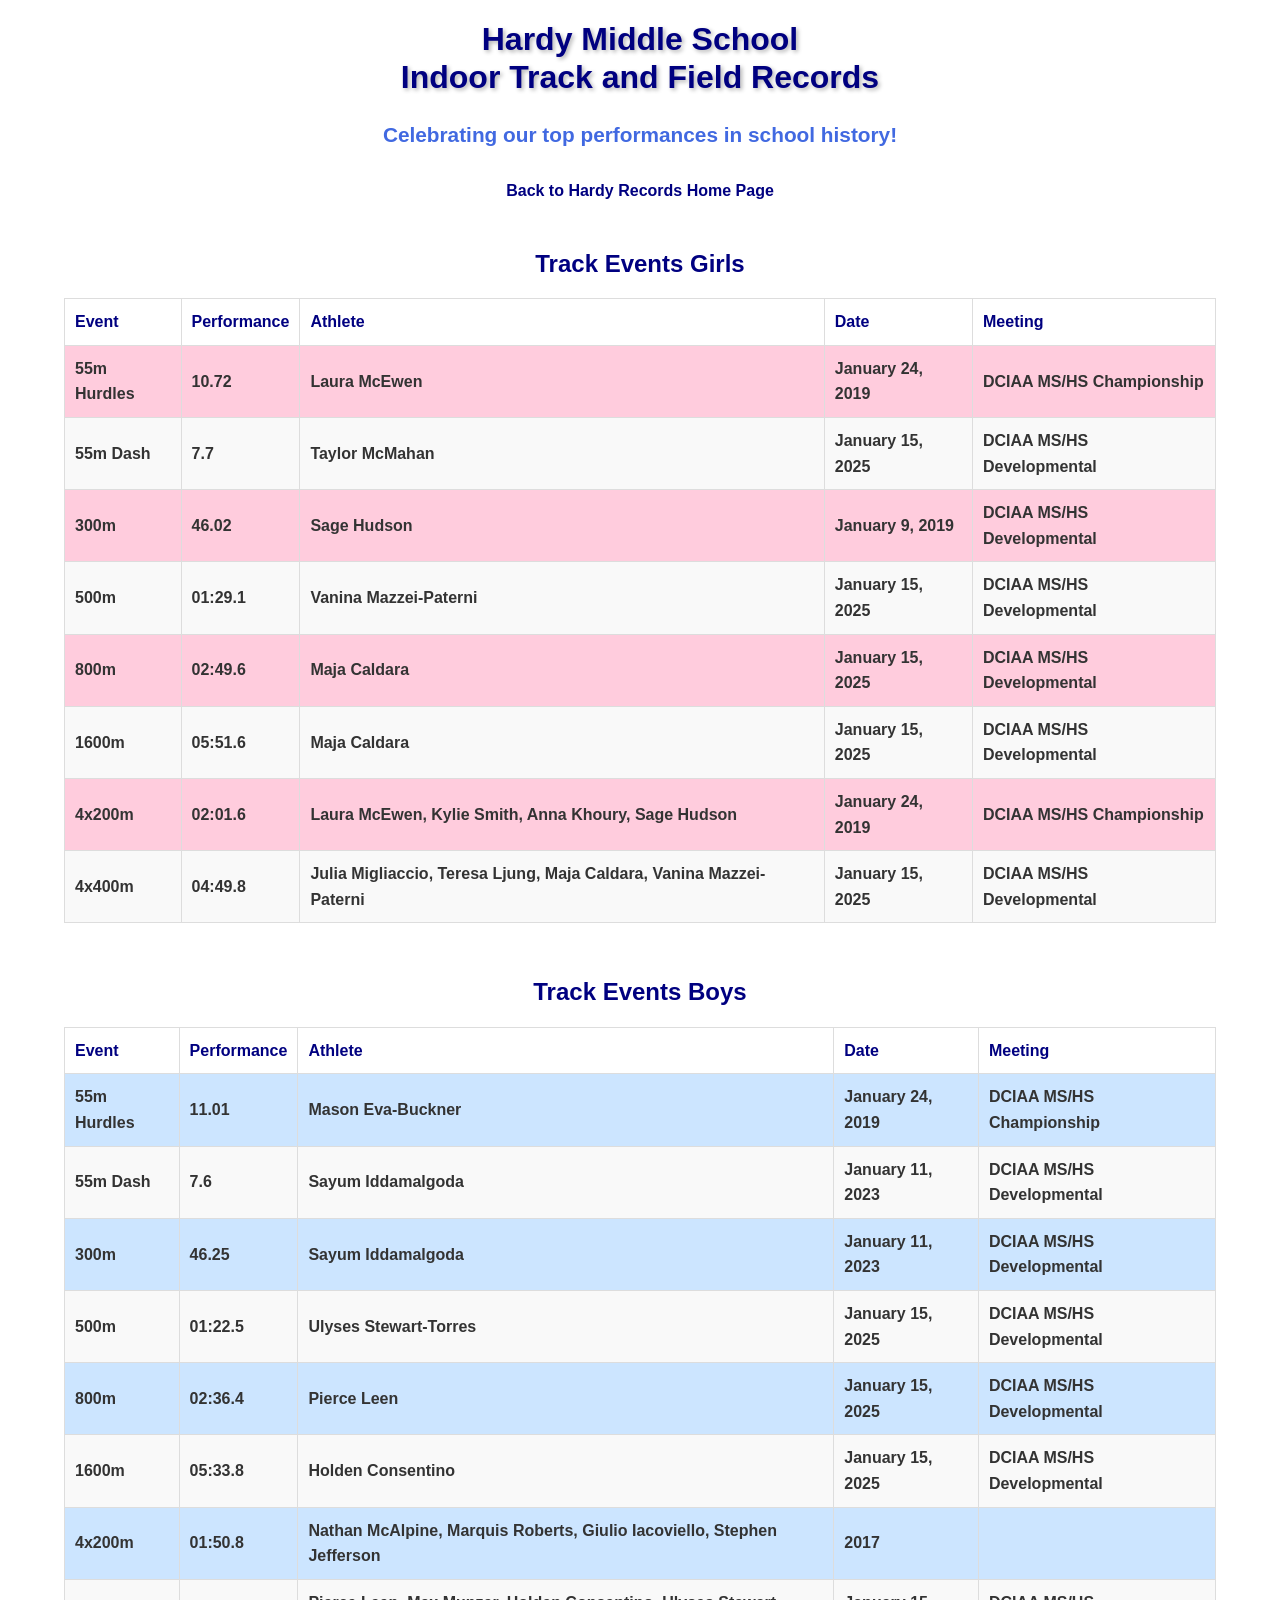
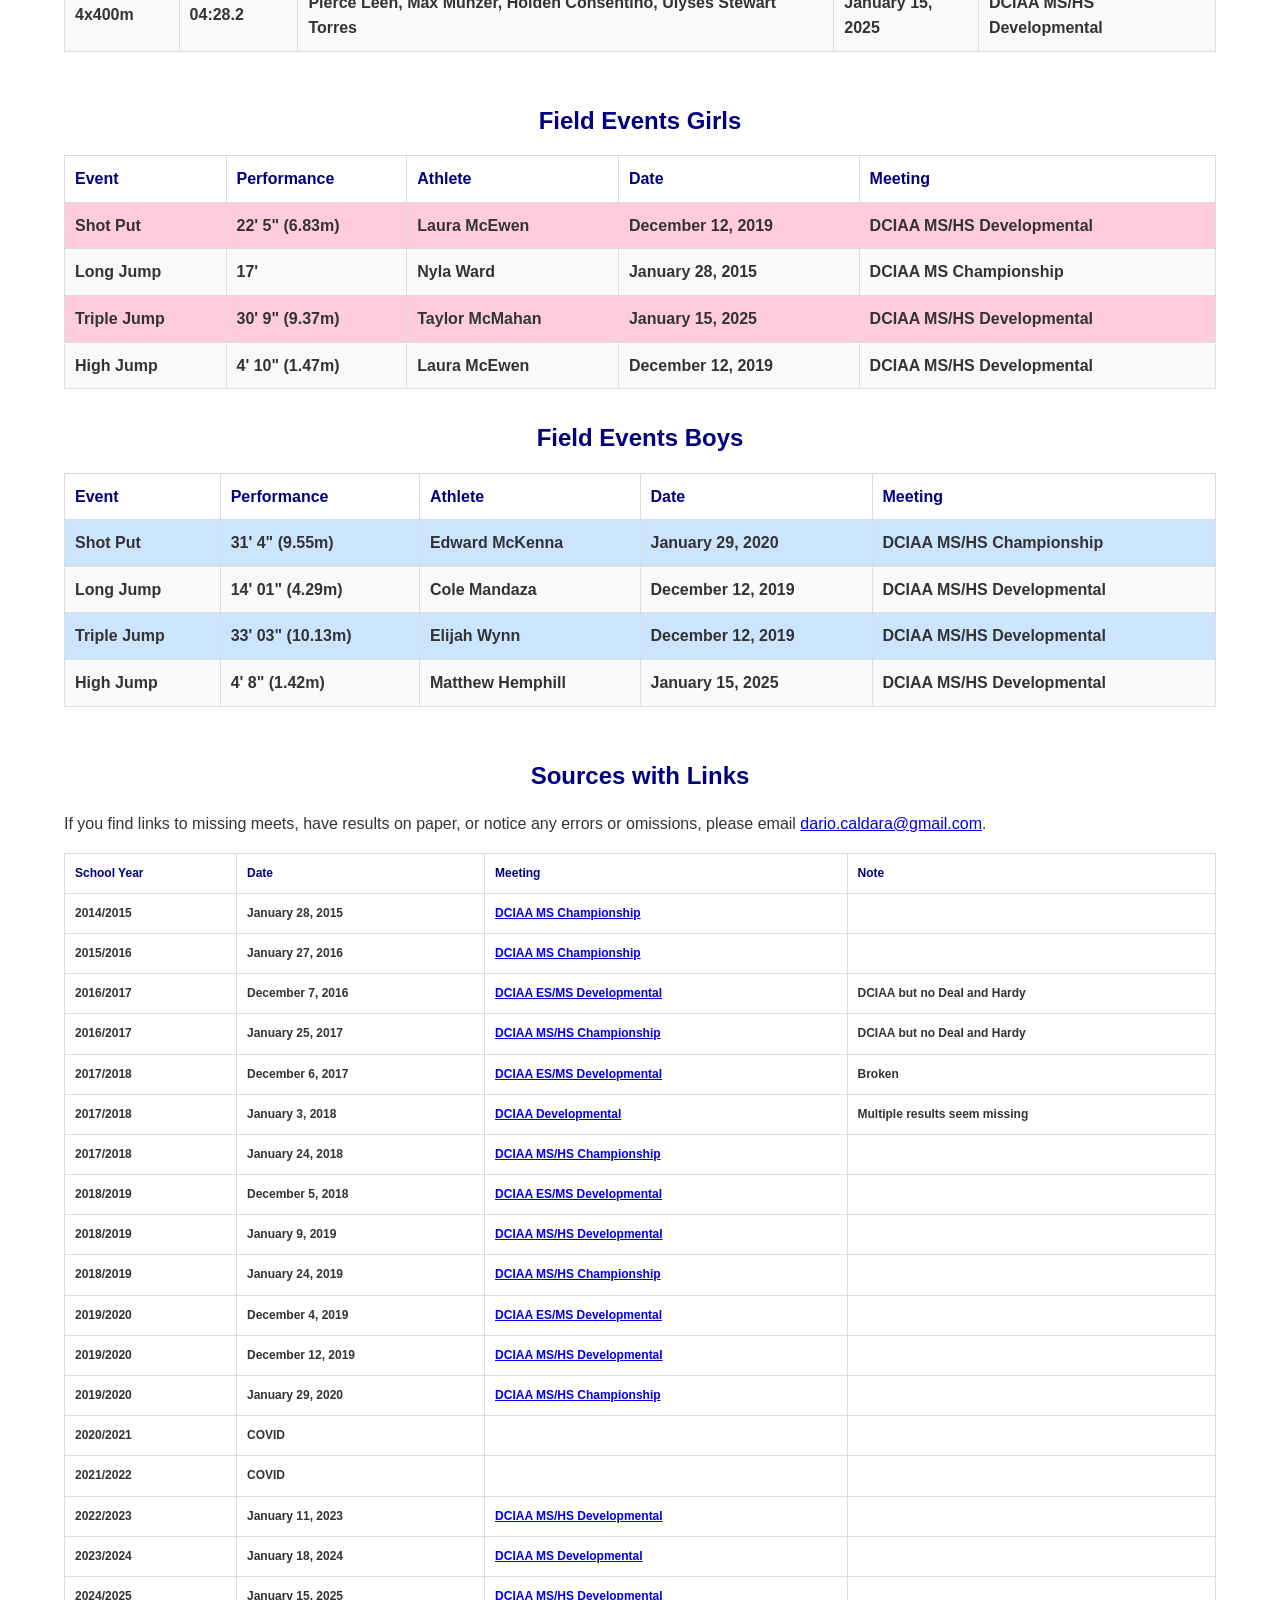
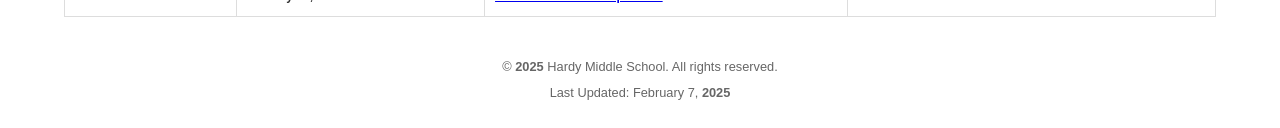
<file: trackwall_indoor_jan25.html>
<!DOCTYPE html>
<html lang="en">
<head>
    <meta charset="UTF-8">
    <meta name="viewport" content="width=device-width, initial-scale=1.0">
    <title>Hardy Middle School Indoor Track and Field Records</title>
    <style>
        body {
            font-family: Arial, sans-serif;
            margin: 0;
            padding: 0;
            background: linear-gradient(to bottom, rgba(255, 255, 255, 1), rgba(255, 255, 255, 1));
            color: #333;
            line-height: 1.6;
        }
        .container {
            width: 90%;
            max-width: 1200px;
            margin: 0 auto;
            padding: 20px;
        }
        .header {
            text-align: center;
            margin-bottom: 40px;
            position: relative;
        }
        .header img {
            width: 90px;
            position: absolute;
            top: 50%;
            transform: translateY(-50%);
        }
        .header .left-logo {
            left: 10px;
        }
        .header .right-logo {
            right: 10px;
        }
        .header h1 {
            font-size: 2rem;
            color: navy;
            margin: 0;
            line-height: 1.2;
            text-shadow: 2px 2px 4px rgba(0, 0, 0, 0.3);
        }
        .header p {
            font-size: 1.3rem;
            font-weight: bold;
            color: #4169E1;
        }
        .section-title {
            font-size: 1.5rem;
            color: navy;
            margin-top: 30px;
            margin-bottom: 15px;
            text-align: center;
        }
        .record-table {
            width: 100%;
            border-collapse: collapse;
            margin-bottom: 20px;
            font-size: 1rem;
        }
        .record-table thead tr {
            background-color: #fff !important;
            color: navy;
            font-weight: bold;
        }
        .record-table th, .record-table td {
            padding: 10px;
            text-align: left;
            border: 1px solid #ddd;
            word-wrap: break-word;
			overflow-wrap: break-word;
        }
        .record-table tbody tr {
            font-weight: bold;
            color: #333;
        }
        .record-table tbody tr:hover {
             background-color: #ccffcc !important; /* Light green */
        }
		
		.table-container {
			overflow-x: auto;
			display: block;
			width: 100%;
		}

	.record-table.references tr:nth-child(odd),
	.record-table.references tr:nth-child(even) {
    	background-color: #fff; /* Ensure all rows have a white background */
	font-size: 0.75rem;
	}
        .record-table tr:nth-child(even) {
            background-color: #f9f9f9;
        }
        .record-table tr:nth-child(odd) {
            background-color: #ffccdd
        }
        .record-table.boys tr:nth-child(odd) {
            background-color: #cce5ff; 
        }
        .footer {
            text-align: center;
            margin-top: 20px;
            font-size: 0.8rem;
            color: #666;
        }
        .footer p {
            margin: 5px 0;
        }

        @media screen and (max-width: 600px) {
            .header img {
                width: 50px;
            }
            .header h1 {
                font-size: 1.5rem;
            }
            .header p {
                font-size: 1rem;
            }
            .section-title {
                font-size: 1.2rem;
            }
            .record-table th, .record-table td {
                padding: 8px;
                font-size: 0.8rem;
            }
			
			.table-container {
			overflow-x: auto;
			display: block;
			width: 100%;
			}
			
			.container {
			width: 95%;
			margin: 20px auto;
			padding: 15px;
			}
			
        }
    </style>
</head>
<body>
    <div class="container">
        <div class="header">
           <!-- <img src="hardylogo.png" alt="School Logo" class="left-logo"> -->
            <h1>Hardy Middle School <br> Indoor Track and Field Records</h1>
            <!-- <img src="hardylogo.png" alt="School Logo" class="right-logo"> -->
            <p>Celebrating our top performances in school history!</p>
	<p style="text-align: center; margin-top: 10px;"><a href="https://dareios82.github.io/hardy-xc-track-records/index.html" style="color: navy; font-size: 1rem; font-weight: bold; text-decoration: none;">Back to Hardy Records Home Page</a></p>
        </div>
	<h3 class="section-title">Track Events Girls</h3>
	
	<div class="table-container">
        <table class="record-table girls">
            <thead>
                <tr>
             <th>Event</th>
            <th>Performance</th>
            <th>Athlete</th>
            <th>Date</th>
            <th>Meeting</th>
                </tr>
            </thead>
               <tbody>
        <tr>
            <td>55m Hurdles</td>
            <td>10.72</td>
            <td>Laura McEwen</td>
            <td>January 24, 2019</td>
            <td>DCIAA MS/HS Championship</td>
        </tr>
        <tr>
            <td>55m Dash</td>
            <td>7.7</td>
            <td>Taylor McMahan</td>
            <td>January 15, 2025</td>
            <td>DCIAA MS/HS Developmental</td>
        </tr>
        <tr>
            <td>300m</td>
            <td>46.02</td>
            <td>Sage Hudson</td>
            <td>January 9, 2019</td>
            <td>DCIAA MS/HS Developmental</td>
        </tr>
        <tr>
            <td>500m</td>
            <td>01:29.1</td>
            <td>Vanina Mazzei-Paterni</td>
            <td>January 15, 2025</td>
            <td>DCIAA MS/HS Developmental</td>
        </tr>
        <tr>
            <td>800m</td>
            <td>02:49.6</td>
            <td>Maja Caldara</td>
            <td>January 15, 2025</td>
            <td>DCIAA MS/HS Developmental</td>
        </tr>
        <tr>
            <td>1600m</td>
            <td>05:51.6</td>
            <td>Maja Caldara</td>
            <td>January 15, 2025</td>
            <td>DCIAA MS/HS Developmental</td>
        </tr>
        <tr>
            <td>4x200m</td>
            <td>02:01.6</td>
            <td>Laura McEwen, Kylie Smith, Anna Khoury, Sage Hudson</td>
            <td>January 24, 2019</td>
            <td>DCIAA MS/HS Championship</td>
        </tr>
        <tr>
            <td>4x400m</td>
            <td>04:49.8</td>
            <td>Julia Migliaccio, Teresa Ljung, Maja Caldara, Vanina Mazzei-Paterni</td>
            <td>January 15, 2025</td>
            <td>DCIAA MS/HS Developmental</td>
        </tr>
    </tbody>
        </table>
		</div>

	<h3 class="section-title">Track Events Boys</h3>
		
		<div class="table-container">
        <table class="record-table boys">
               <thead>
        <tr>
            <th>Event</th>
            <th>Performance</th>
            <th>Athlete</th>
            <th>Date</th>
            <th>Meeting</th>
        </tr>
    </thead>
    <tbody>
        <tr>
            <td>55m Hurdles</td>
            <td>11.01</td>
            <td>Mason Eva-Buckner</td>
            <td>January 24, 2019</td>
            <td>DCIAA MS/HS Championship</td>
        </tr>
        <tr>
            <td>55m Dash</td>
            <td>7.6</td>
            <td>Sayum Iddamalgoda</td>
            <td>January 11, 2023</td>
            <td>DCIAA MS/HS Developmental</td>
        </tr>
        <tr>
            <td>300m</td>
            <td>46.25</td>
            <td>Sayum Iddamalgoda</td>
            <td>January 11, 2023</td>
            <td>DCIAA MS/HS Developmental</td>
        </tr>
        <tr>
            <td>500m</td>
            <td>01:22.5</td>
            <td>Ulyses Stewart-Torres</td>
            <td>January 15, 2025</td>
            <td>DCIAA MS/HS Developmental</td>
        </tr>
        <tr>
            <td>800m</td>
            <td>02:36.4</td>
            <td>Pierce Leen</td>
            <td>January 15, 2025</td>
            <td>DCIAA MS/HS Developmental</td>
        </tr>
        <tr>
            <td>1600m</td>
            <td>05:33.8</td>
            <td>Holden Consentino</td>
            <td>January 15, 2025</td>
            <td>DCIAA MS/HS Developmental</td>
        </tr>
        <tr>
            <td>4x200m</td>
            <td>01:50.8</td>
            <td>Nathan McAlpine, Marquis Roberts, Giulio Iacoviello, Stephen Jefferson</td>
            <td>2017</td>
            <td></td>
        </tr>
        <tr>
            <td>4x400m</td>
            <td>04:28.2</td>
            <td>Pierce Leen, Max Munzer, Holden Consentino, Ulyses Stewart Torres</td>
            <td>January 15, 2025</td>
            <td>DCIAA MS/HS Developmental</td>
        </tr>
    </tbody>
</table>
</div>

        <h3 class="section-title">Field Events Girls</h3>
		
		<div class="table-container">
        <table class="record-table girls">
                        <thead>
                <tr>
                    <th>Event</th>
                    <th>Performance</th>
                    <th>Athlete</th>
                    <th>Date</th>
                    <th>Meeting</th>
                </tr>
            </thead>
            <tbody>
                <tr>
                    <td>Shot Put</td>
                    <td>22' 5" (6.83m)</td>
                    <td>Laura McEwen</td>
                    <td>December 12, 2019</td>
                    <td>DCIAA MS/HS Developmental</td>
                </tr>
                <tr>
                    <td>Long Jump</td>
                    <td>17'</td>
                    <td>Nyla Ward</td>
                    <td>January 28, 2015</td>
                    <td>DCIAA MS Championship</td>
                </tr>
                <tr>
                    <td>Triple Jump</td>
                    <td>30' 9" (9.37m)</td>
                    <td>Taylor McMahan</td>
                    <td>January 15, 2025</td>
                    <td>DCIAA MS/HS Developmental</td>
                </tr>
                <tr>
                    <td>High Jump</td>
                    <td>4' 10" (1.47m)</td>
                    <td>Laura McEwen</td>
                    <td>December 12, 2019</td>
                    <td>DCIAA MS/HS Developmental</td>
                </tr>
            </tbody>
        </table>

        <h3 class="section-title">Field Events Boys</h3>
		
		<div class="table-container">
        <table class="record-table boys">
            <thead>
        <tr>
            <th>Event</th>
            <th>Performance</th>
            <th>Athlete</th>
            <th>Date</th>
            <th>Meeting</th>
        </tr>
    </thead>
    <tbody>
        <tr>
            <td>Shot Put</td>
            <td>31' 4" (9.55m)</td>
            <td>Edward McKenna</td>
            <td>January 29, 2020</td>
            <td>DCIAA MS/HS Championship</td>
        </tr>
        <tr>
            <td>Long Jump</td>
            <td>14' 01" (4.29m)</td>
            <td>Cole Mandaza</td>
            <td>December 12, 2019</td>
            <td>DCIAA MS/HS Developmental</td>
        </tr>
        <tr>
            <td>Triple Jump</td>
            <td>33' 03" (10.13m)</td>
            <td>Elijah Wynn</td>
            <td>December 12, 2019</td>
            <td>DCIAA MS/HS Developmental</td>
        </tr>
        <tr>
            <td>High Jump</td>
            <td>4' 8" (1.42m)</td>
            <td>Matthew Hemphill</td>
            <td>January 15, 2025</td>
            <td>DCIAA MS/HS Developmental</td>
        </tr>
    </tbody>
</table>
</div>

<h3 class="section-title">Sources with Links</h3>
<p>If you find links to missing meets, have results on paper, or notice any errors or omissions, please email <a href="mailto:dario.caldara@gmail.com">dario.caldara@gmail.com</a>.</p>

<div class="table-container">
<table class="record-table references">
    <thead>
        <tr>
            <th>School Year</th>
            <th>Date</th>
            <th>Meeting</th>
            <th>Note</th>
        </tr>
    </thead>
    <tbody>
        <tr>
            <td>2014/2015</td>
            <td>January 28, 2015</td>
            <td><a href="https://www.tfrrs.org/results/37365/DCIAA_Indoor_Track_and_Field_Championship_Middle_School">DCIAA MS Championship</a></td>
            <td></td>
        </tr>
        <tr>
            <td>2015/2016</td>
            <td>January 27, 2016</td>
            <td><a href="https://www.tfrrs.org/results/42316/2016_DCIAA_Middle_School_Indoor_Track_and_Field_Championship">DCIAA MS Championship</a></td>
            <td></td>
        </tr>
        <tr>
            <td>2016/2017</td>
            <td>December 7, 2016</td>
            <td><a href="https://results2.mdtimingllc.com/indoor_2017/dciaa1/">DCIAA ES/MS Developmental</a></td>
            <td>DCIAA but no Deal and Hardy</td>
        </tr>
        <tr>
            <td>2016/2017</td>
            <td>January 25, 2017</td>
            <td><a href="https://results2.mdtimingllc.com/indoor_2017/dciaahs/">DCIAA MS/HS Championship</a></td>
            <td>DCIAA but no Deal and Hardy</td>
        </tr>
        <tr>
            <td>2017/2018</td>
            <td>December 6, 2017</td>
            <td><a href="https://results2.mdtimingllc.com/indoor_2018/dciaa_esms/">DCIAA ES/MS Developmental</a></td>
            <td>Broken</td>
        </tr>
        <tr>
            <td>2017/2018</td>
            <td>January 3, 2018</td>
            <td><a href="https://results.mdtimingllc.com/meets/642">DCIAA Developmental</a></td>
            <td>Multiple results seem missing</td>
        </tr>
        <tr>
            <td>2017/2018</td>
            <td>January 24, 2018</td>
            <td><a href="https://results.mdtimingllc.com/meets/699">DCIAA MS/HS Championship</a></td>
            <td></td>
        </tr>
        <tr>
            <td>2018/2019</td>
            <td>December 5, 2018</td>
            <td><a href="https://results2.mdtimingllc.com/indoor_2019/dciaaesms/">DCIAA ES/MS Developmental</a></td>
            <td></td>
        </tr>
        <tr>
            <td>2018/2019</td>
            <td>January 9, 2019</td>
            <td><a href="https://results2.mdtimingllc.com/indoor_2019/dciaamshs/">DCIAA MS/HS Developmental</a></td>
            <td></td>
        </tr>
        <tr>
            <td>2018/2019</td>
            <td>January 24, 2019</td>
            <td><a href="https://results2.mdtimingllc.com/indoor_2019/dciaamshschamps/">DCIAA MS/HS Championship</a></td>
            <td></td>
        </tr>
        <tr>
            <td>2019/2020</td>
            <td>December 4, 2019</td>
            <td><a href="https://results2.mdtimingllc.com/indoor_2020/esms/">DCIAA ES/MS Developmental</a></td>
            <td></td>
        </tr>
        <tr>
            <td>2019/2020</td>
            <td>December 12, 2019</td>
            <td><a href="https://results2.mdtimingllc.com/indoor_2020/dciaamshs/">DCIAA MS/HS Developmental</a></td>
            <td></td>
        </tr>
        <tr>
            <td>2019/2020</td>
            <td>January 29, 2020</td>
            <td><a href="https://results2.mdtimingllc.com/indoor_2020/dcchamps/">DCIAA MS/HS Championship</a></td>
            <td></td>
        </tr>
        <tr>
            <td>2020/2021</td>
            <td>COVID</td>
            <td></td>
            <td></td>
        </tr>
        <tr>
            <td>2021/2022</td>
            <td>COVID</td>
            <td></td>
            <td></td>
        </tr>
        <tr>
            <td>2022/2023</td>
            <td>January 11, 2023</td>
            <td><a href="https://results2.mdtimingllc.com/itf_23/dciaa1/">DCIAA MS/HS Developmental</a></td>
            <td></td>
        </tr>
        <tr>
            <td>2023/2024</td>
            <td>January 18, 2024</td>
            <td><a href="https://results.mdtimingllc.com/meets/29702">DCIAA MS Developmental</a></td>
            <td></td>
        </tr>
        <tr>
            <td>2024/2025</td>
            <td>January 15, 2025</td>
            <td><a href="https://www.athletic.net/TrackAndField/meet/575023/results">DCIAA MS/HS Developmental</a></td>
            <td></td>
        </tr>
    </tbody>
</table>
</div>

        <div class="footer">
            <p>&copy; <b>2025</b> Hardy Middle School. All rights reserved.</p>
            <p>Last Updated: February 7, <b>2025</b></p>
        </div>
    </div>
</body>
</html>
</file>
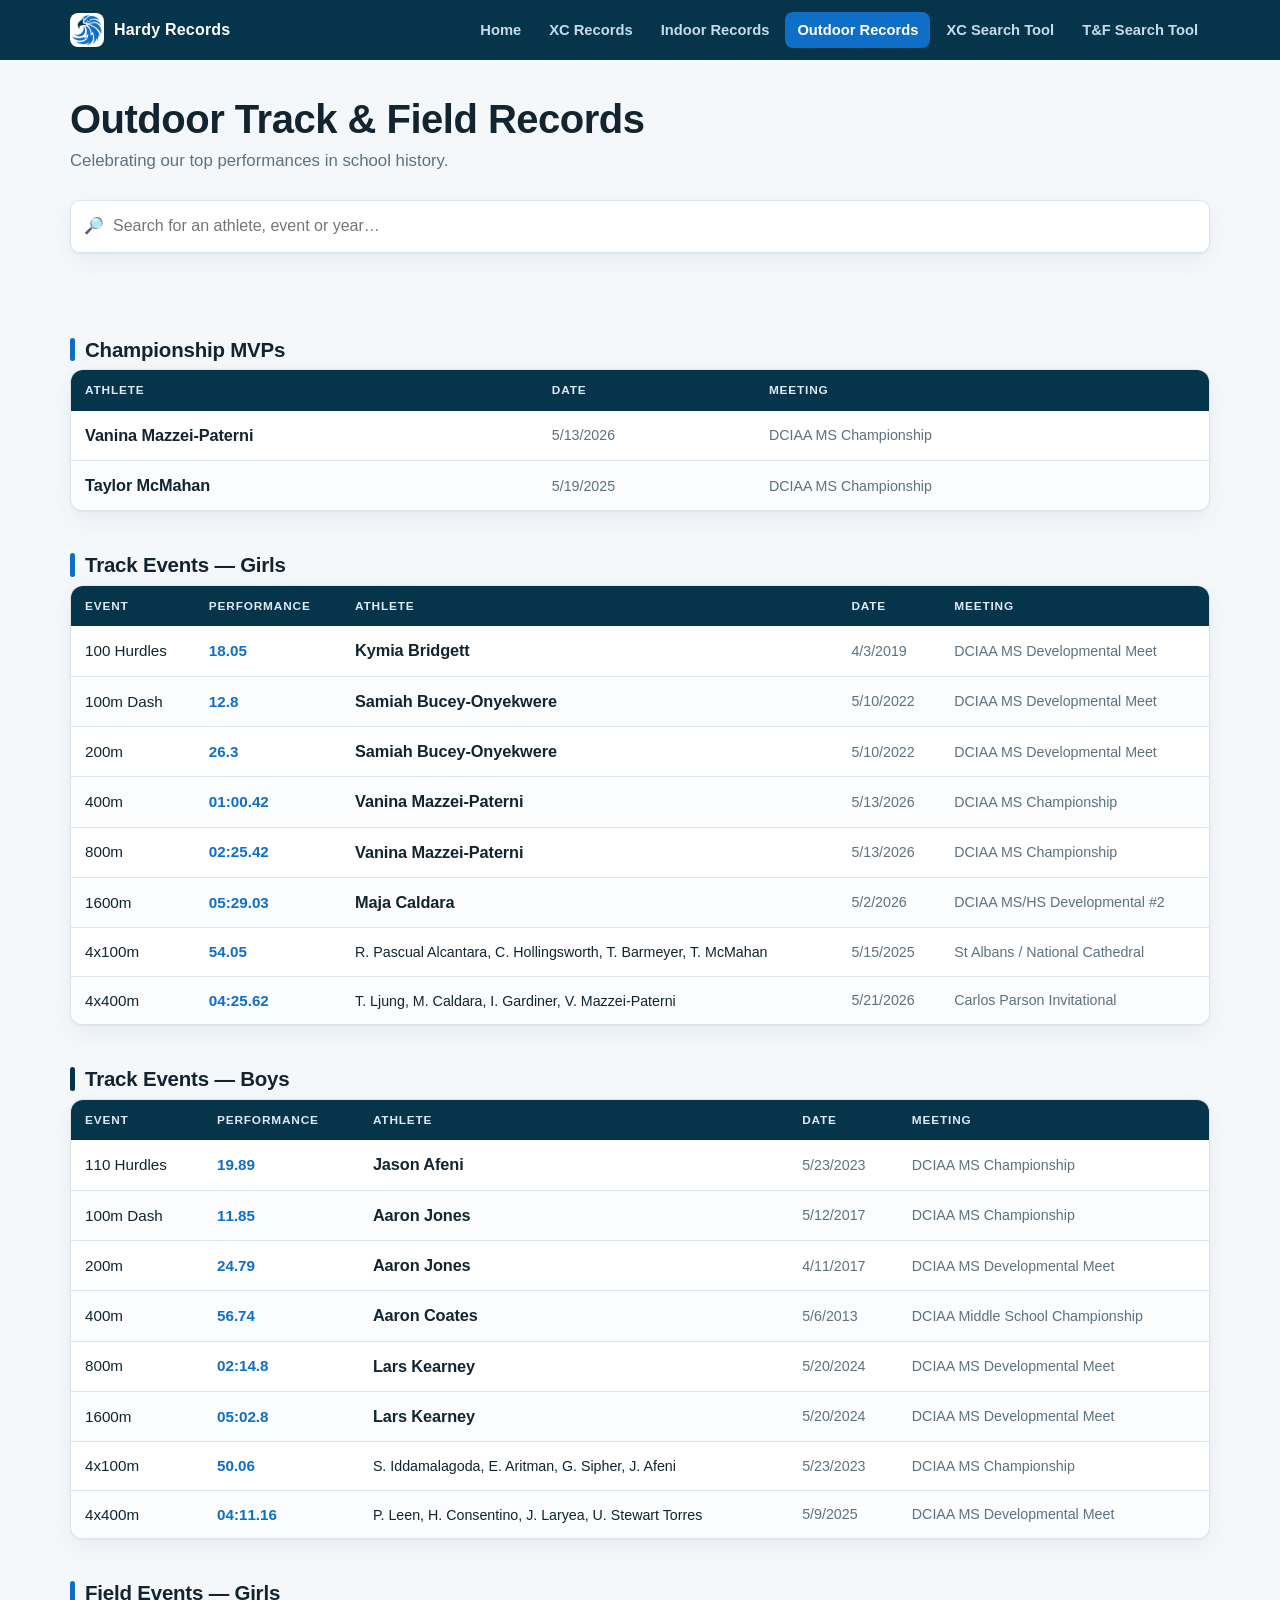
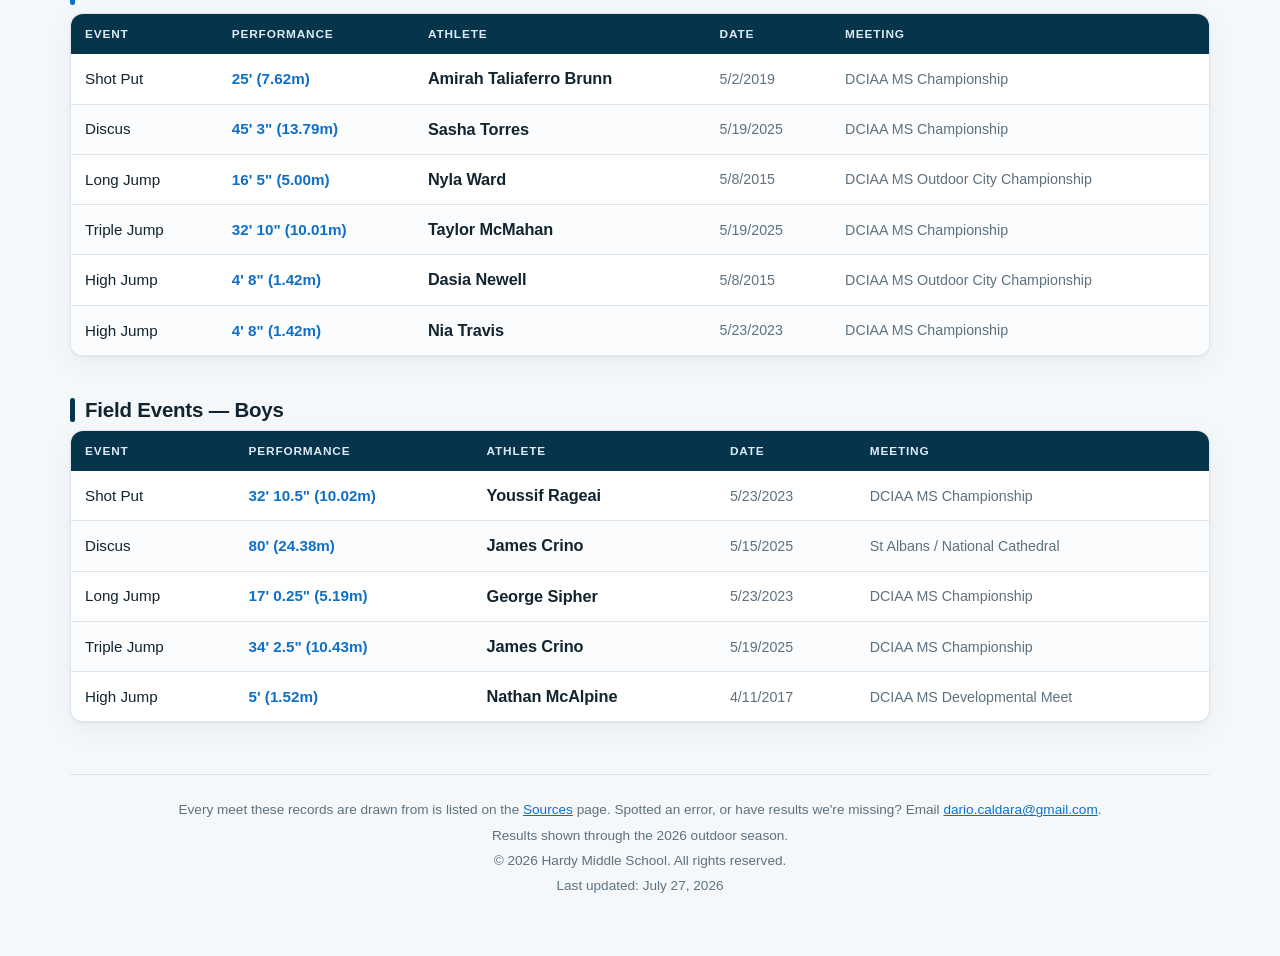
<file: trackwall_outdoor.html>
<!DOCTYPE html>
<html lang="en">
<head>
    <meta charset="UTF-8">
    <meta name="viewport" content="width=device-width, initial-scale=1.0">
    <title>Hardy Middle School Outdoor Track and Field Records</title>
    <meta name="description" content="Outdoor track and field school records for Hardy Middle School, Washington DC, with links to the original meet results.">
    <meta property="og:title" content="Hardy Middle School Outdoor Track and Field Records">
    <meta property="og:description" content="Outdoor track and field school records for Hardy Middle School, Washington DC, with links to the original meet results.">
    <meta property="og:type" content="website">
    <meta property="og:image" content="hardylogo.png">
    <link rel="icon" href="hardylogo.png">
    <link rel="stylesheet" href="style.css">
</head>
<body>
    <header class="site-header">
        <div class="bar">
            <a class="brand" href="index.html">
                <img src="hardylogo.png" alt="">
                <span>Hardy Records</span>
            </a>
            <nav class="nav">
                <a href="index.html">Home</a>
                <a href="xc_record_wall.html">XC Records</a>
                <a href="trackwall_indoor.html">Indoor Records</a>
                <a href="trackwall_outdoor.html" aria-current="page">Outdoor Records</a>
                <a href="xc-results-archive.html">XC Search Tool</a>
                <a href="results-archive.html">T&amp;F Search Tool</a>
            </nav>
        </div>
    </header>

    <div class="container">
        <div class="page-head">
            <h1>Outdoor Track &amp; Field Records</h1>
            <p>Celebrating our top performances in school history.</p>
        </div>

        <div class="search">
            <label class="is-hidden" for="q">Search by athlete name</label>
            <input id="q" type="search" data-search placeholder="Search for an athlete, event or year…" autocomplete="off">
        </div>
        <p class="search-status" data-search-status role="status"></p>

        <div class="no-results is-hidden" data-search-empty>
            No performances match your search. Try a last name, an event, or a year.
        </div>

        <section class="section girls">
            <h2>Championship MVPs</h2>
            <div class="table-wrap">
                <table class="record-table">
                    <thead>
                        <tr><th>Athlete</th><th>Date</th><th>Meeting</th></tr>
                    </thead>
                    <tbody>
                        <tr><td data-label="Athlete" class="cell-athlete"><span class="athlete">Vanina Mazzei-Paterni</span></td><td data-label="Date" class="date">5/13/2026</td><td data-label="Meeting" class="meet">DCIAA MS Championship</td></tr>
                        <tr><td data-label="Athlete" class="cell-athlete"><span class="athlete">Taylor McMahan</span></td><td data-label="Date" class="date">5/19/2025</td><td data-label="Meeting" class="meet">DCIAA MS Championship</td></tr>
                    </tbody>
                </table>
            </div>
        </section>

        <section class="section girls">
            <h2>Track Events — Girls</h2>
            <div class="table-wrap">
                <table class="record-table">
                    <thead>
                        <tr><th>Event</th><th>Performance</th><th>Athlete</th><th>Date</th><th>Meeting</th></tr>
                    </thead>
                    <tbody>
                        <tr><td data-label="Event" class="cell-event">100 Hurdles</td><td data-label="Performance" class="cell-perf"><span class="perf">18.05</span></td><td data-label="Athlete" class="cell-athlete"><span class="athlete">Kymia Bridgett</span></td><td data-label="Date" class="date">4/3/2019</td><td data-label="Meeting" class="meet">DCIAA MS Developmental Meet</td></tr>
                        <tr><td data-label="Event" class="cell-event">100m Dash</td><td data-label="Performance" class="cell-perf"><span class="perf">12.8</span></td><td data-label="Athlete" class="cell-athlete"><span class="athlete">Samiah Bucey-Onyekwere</span></td><td data-label="Date" class="date">5/10/2022</td><td data-label="Meeting" class="meet">DCIAA MS Developmental Meet</td></tr>
                        <tr><td data-label="Event" class="cell-event">200m</td><td data-label="Performance" class="cell-perf"><span class="perf">26.3</span></td><td data-label="Athlete" class="cell-athlete"><span class="athlete">Samiah Bucey-Onyekwere</span></td><td data-label="Date" class="date">5/10/2022</td><td data-label="Meeting" class="meet">DCIAA MS Developmental Meet</td></tr>
                        <tr><td data-label="Event" class="cell-event">400m</td><td data-label="Performance" class="cell-perf"><span class="perf">01:00.42</span></td><td data-label="Athlete" class="cell-athlete"><span class="athlete">Vanina Mazzei-Paterni</span></td><td data-label="Date" class="date">5/13/2026</td><td data-label="Meeting" class="meet">DCIAA MS Championship</td></tr>
                        <tr><td data-label="Event" class="cell-event">800m</td><td data-label="Performance" class="cell-perf"><span class="perf">02:25.42</span></td><td data-label="Athlete" class="cell-athlete"><span class="athlete">Vanina Mazzei-Paterni</span></td><td data-label="Date" class="date">5/13/2026</td><td data-label="Meeting" class="meet">DCIAA MS Championship</td></tr>
                        <tr><td data-label="Event" class="cell-event">1600m</td><td data-label="Performance" class="cell-perf"><span class="perf">05:29.03</span></td><td data-label="Athlete" class="cell-athlete"><span class="athlete">Maja Caldara</span></td><td data-label="Date" class="date">5/2/2026</td><td data-label="Meeting" class="meet">DCIAA MS/HS Developmental #2</td></tr>
                        <tr><td data-label="Event" class="cell-event">4x100m</td><td data-label="Performance" class="cell-perf"><span class="perf">54.05</span></td><td data-label="Athlete" class="cell-athlete"><span class="squad">R. Pascual Alcantara, C. Hollingsworth, T. Barmeyer, T. McMahan</span></td><td data-label="Date" class="date">5/15/2025</td><td data-label="Meeting" class="meet">St Albans / National Cathedral</td></tr>
                        <tr><td data-label="Event" class="cell-event">4x400m</td><td data-label="Performance" class="cell-perf"><span class="perf">04:25.62</span></td><td data-label="Athlete" class="cell-athlete"><span class="squad">T. Ljung, M. Caldara, I. Gardiner, V. Mazzei-Paterni</span></td><td data-label="Date" class="date">5/21/2026</td><td data-label="Meeting" class="meet">Carlos Parson Invitational</td></tr>
                    </tbody>
                </table>
            </div>
        </section>

        <section class="section boys">
            <h2>Track Events — Boys</h2>
            <div class="table-wrap">
                <table class="record-table">
                    <thead>
                        <tr><th>Event</th><th>Performance</th><th>Athlete</th><th>Date</th><th>Meeting</th></tr>
                    </thead>
                    <tbody>
                        <tr><td data-label="Event" class="cell-event">110 Hurdles</td><td data-label="Performance" class="cell-perf"><span class="perf">19.89</span></td><td data-label="Athlete" class="cell-athlete"><span class="athlete">Jason Afeni</span></td><td data-label="Date" class="date">5/23/2023</td><td data-label="Meeting" class="meet">DCIAA MS Championship</td></tr>
                        <tr><td data-label="Event" class="cell-event">100m Dash</td><td data-label="Performance" class="cell-perf"><span class="perf">11.85</span></td><td data-label="Athlete" class="cell-athlete"><span class="athlete">Aaron Jones</span></td><td data-label="Date" class="date">5/12/2017</td><td data-label="Meeting" class="meet">DCIAA MS Championship</td></tr>
                        <tr><td data-label="Event" class="cell-event">200m</td><td data-label="Performance" class="cell-perf"><span class="perf">24.79</span></td><td data-label="Athlete" class="cell-athlete"><span class="athlete">Aaron Jones</span></td><td data-label="Date" class="date">4/11/2017</td><td data-label="Meeting" class="meet">DCIAA MS Developmental Meet</td></tr>
                        <tr><td data-label="Event" class="cell-event">400m</td><td data-label="Performance" class="cell-perf"><span class="perf">56.74</span></td><td data-label="Athlete" class="cell-athlete"><span class="athlete">Aaron Coates</span></td><td data-label="Date" class="date">5/6/2013</td><td data-label="Meeting" class="meet">DCIAA Middle School Championship</td></tr>
                        <tr><td data-label="Event" class="cell-event">800m</td><td data-label="Performance" class="cell-perf"><span class="perf">02:14.8</span></td><td data-label="Athlete" class="cell-athlete"><span class="athlete">Lars Kearney</span></td><td data-label="Date" class="date">5/20/2024</td><td data-label="Meeting" class="meet">DCIAA MS Developmental Meet</td></tr>
                        <tr><td data-label="Event" class="cell-event">1600m</td><td data-label="Performance" class="cell-perf"><span class="perf">05:02.8</span></td><td data-label="Athlete" class="cell-athlete"><span class="athlete">Lars Kearney</span></td><td data-label="Date" class="date">5/20/2024</td><td data-label="Meeting" class="meet">DCIAA MS Developmental Meet</td></tr>
                        <tr><td data-label="Event" class="cell-event">4x100m</td><td data-label="Performance" class="cell-perf"><span class="perf">50.06</span></td><td data-label="Athlete" class="cell-athlete"><span class="squad">S. Iddamalagoda, E. Aritman, G. Sipher, J. Afeni</span></td><td data-label="Date" class="date">5/23/2023</td><td data-label="Meeting" class="meet">DCIAA MS Championship</td></tr>
                        <tr><td data-label="Event" class="cell-event">4x400m</td><td data-label="Performance" class="cell-perf"><span class="perf">04:11.16</span></td><td data-label="Athlete" class="cell-athlete"><span class="squad">P. Leen, H. Consentino, J. Laryea, U. Stewart Torres</span></td><td data-label="Date" class="date">5/9/2025</td><td data-label="Meeting" class="meet">DCIAA MS Developmental Meet</td></tr>
                    </tbody>
                </table>
            </div>
        </section>

        <section class="section girls">
            <h2>Field Events — Girls</h2>
            <div class="table-wrap">
                <table class="record-table">
                    <thead>
                        <tr><th>Event</th><th>Performance</th><th>Athlete</th><th>Date</th><th>Meeting</th></tr>
                    </thead>
                    <tbody>
                        <tr><td data-label="Event" class="cell-event">Shot Put</td><td data-label="Performance" class="cell-perf"><span class="perf">25' (7.62m)</span></td><td data-label="Athlete" class="cell-athlete"><span class="athlete">Amirah Taliaferro Brunn</span></td><td data-label="Date" class="date">5/2/2019</td><td data-label="Meeting" class="meet">DCIAA MS Championship</td></tr>
                        <tr><td data-label="Event" class="cell-event">Discus</td><td data-label="Performance" class="cell-perf"><span class="perf">45' 3" (13.79m)</span></td><td data-label="Athlete" class="cell-athlete"><span class="athlete">Sasha Torres</span></td><td data-label="Date" class="date">5/19/2025</td><td data-label="Meeting" class="meet">DCIAA MS Championship</td></tr>
                        <tr><td data-label="Event" class="cell-event">Long Jump</td><td data-label="Performance" class="cell-perf"><span class="perf">16' 5" (5.00m)</span></td><td data-label="Athlete" class="cell-athlete"><span class="athlete">Nyla Ward</span></td><td data-label="Date" class="date">5/8/2015</td><td data-label="Meeting" class="meet">DCIAA MS Outdoor City Championship</td></tr>
                        <tr><td data-label="Event" class="cell-event">Triple Jump</td><td data-label="Performance" class="cell-perf"><span class="perf">32' 10" (10.01m)</span></td><td data-label="Athlete" class="cell-athlete"><span class="athlete">Taylor McMahan</span></td><td data-label="Date" class="date">5/19/2025</td><td data-label="Meeting" class="meet">DCIAA MS Championship</td></tr>
                        <tr><td data-label="Event" class="cell-event">High Jump</td><td data-label="Performance" class="cell-perf"><span class="perf">4' 8" (1.42m)</span></td><td data-label="Athlete" class="cell-athlete"><span class="athlete">Dasia Newell</span></td><td data-label="Date" class="date">5/8/2015</td><td data-label="Meeting" class="meet">DCIAA MS Outdoor City Championship</td></tr>
                        <tr><td data-label="Event" class="cell-event">High Jump</td><td data-label="Performance" class="cell-perf"><span class="perf">4' 8" (1.42m)</span></td><td data-label="Athlete" class="cell-athlete"><span class="athlete">Nia Travis</span></td><td data-label="Date" class="date">5/23/2023</td><td data-label="Meeting" class="meet">DCIAA MS Championship</td></tr>
                    </tbody>
                </table>
            </div>
        </section>

        <section class="section boys">
            <h2>Field Events — Boys</h2>
            <div class="table-wrap">
                <table class="record-table">
                    <thead>
                        <tr><th>Event</th><th>Performance</th><th>Athlete</th><th>Date</th><th>Meeting</th></tr>
                    </thead>
                    <tbody>
                        <tr><td data-label="Event" class="cell-event">Shot Put</td><td data-label="Performance" class="cell-perf"><span class="perf">32' 10.5" (10.02m)</span></td><td data-label="Athlete" class="cell-athlete"><span class="athlete">Youssif Rageai</span></td><td data-label="Date" class="date">5/23/2023</td><td data-label="Meeting" class="meet">DCIAA MS Championship</td></tr>
                        <tr><td data-label="Event" class="cell-event">Discus</td><td data-label="Performance" class="cell-perf"><span class="perf">80' (24.38m)</span></td><td data-label="Athlete" class="cell-athlete"><span class="athlete">James Crino</span></td><td data-label="Date" class="date">5/15/2025</td><td data-label="Meeting" class="meet">St Albans / National Cathedral</td></tr>
                        <tr><td data-label="Event" class="cell-event">Long Jump</td><td data-label="Performance" class="cell-perf"><span class="perf">17' 0.25" (5.19m)</span></td><td data-label="Athlete" class="cell-athlete"><span class="athlete">George Sipher</span></td><td data-label="Date" class="date">5/23/2023</td><td data-label="Meeting" class="meet">DCIAA MS Championship</td></tr>
                        <tr><td data-label="Event" class="cell-event">Triple Jump</td><td data-label="Performance" class="cell-perf"><span class="perf">34' 2.5" (10.43m)</span></td><td data-label="Athlete" class="cell-athlete"><span class="athlete">James Crino</span></td><td data-label="Date" class="date">5/19/2025</td><td data-label="Meeting" class="meet">DCIAA MS Championship</td></tr>
                        <tr><td data-label="Event" class="cell-event">High Jump</td><td data-label="Performance" class="cell-perf"><span class="perf">5' (1.52m)</span></td><td data-label="Athlete" class="cell-athlete"><span class="athlete">Nathan McAlpine</span></td><td data-label="Date" class="date">4/11/2017</td><td data-label="Meeting" class="meet">DCIAA MS Developmental Meet</td></tr>
                    </tbody>
                </table>
            </div>
        </section>

        <div class="footer">
            <p>Every meet these records are drawn from is listed on the <a href="sources.html">Sources</a> page. Spotted an error, or have results we're missing? Email
               <a href="mailto:dario.caldara@gmail.com">dario.caldara@gmail.com</a>.</p>
            <p>Results shown through the 2026 outdoor season.</p>
            <p>&copy; 2026 Hardy Middle School. All rights reserved.</p>
            <p>Last updated: July 27, 2026</p>
        </div>
    </div>

    <script src="site.js"></script>
</body>
</html>
</file>
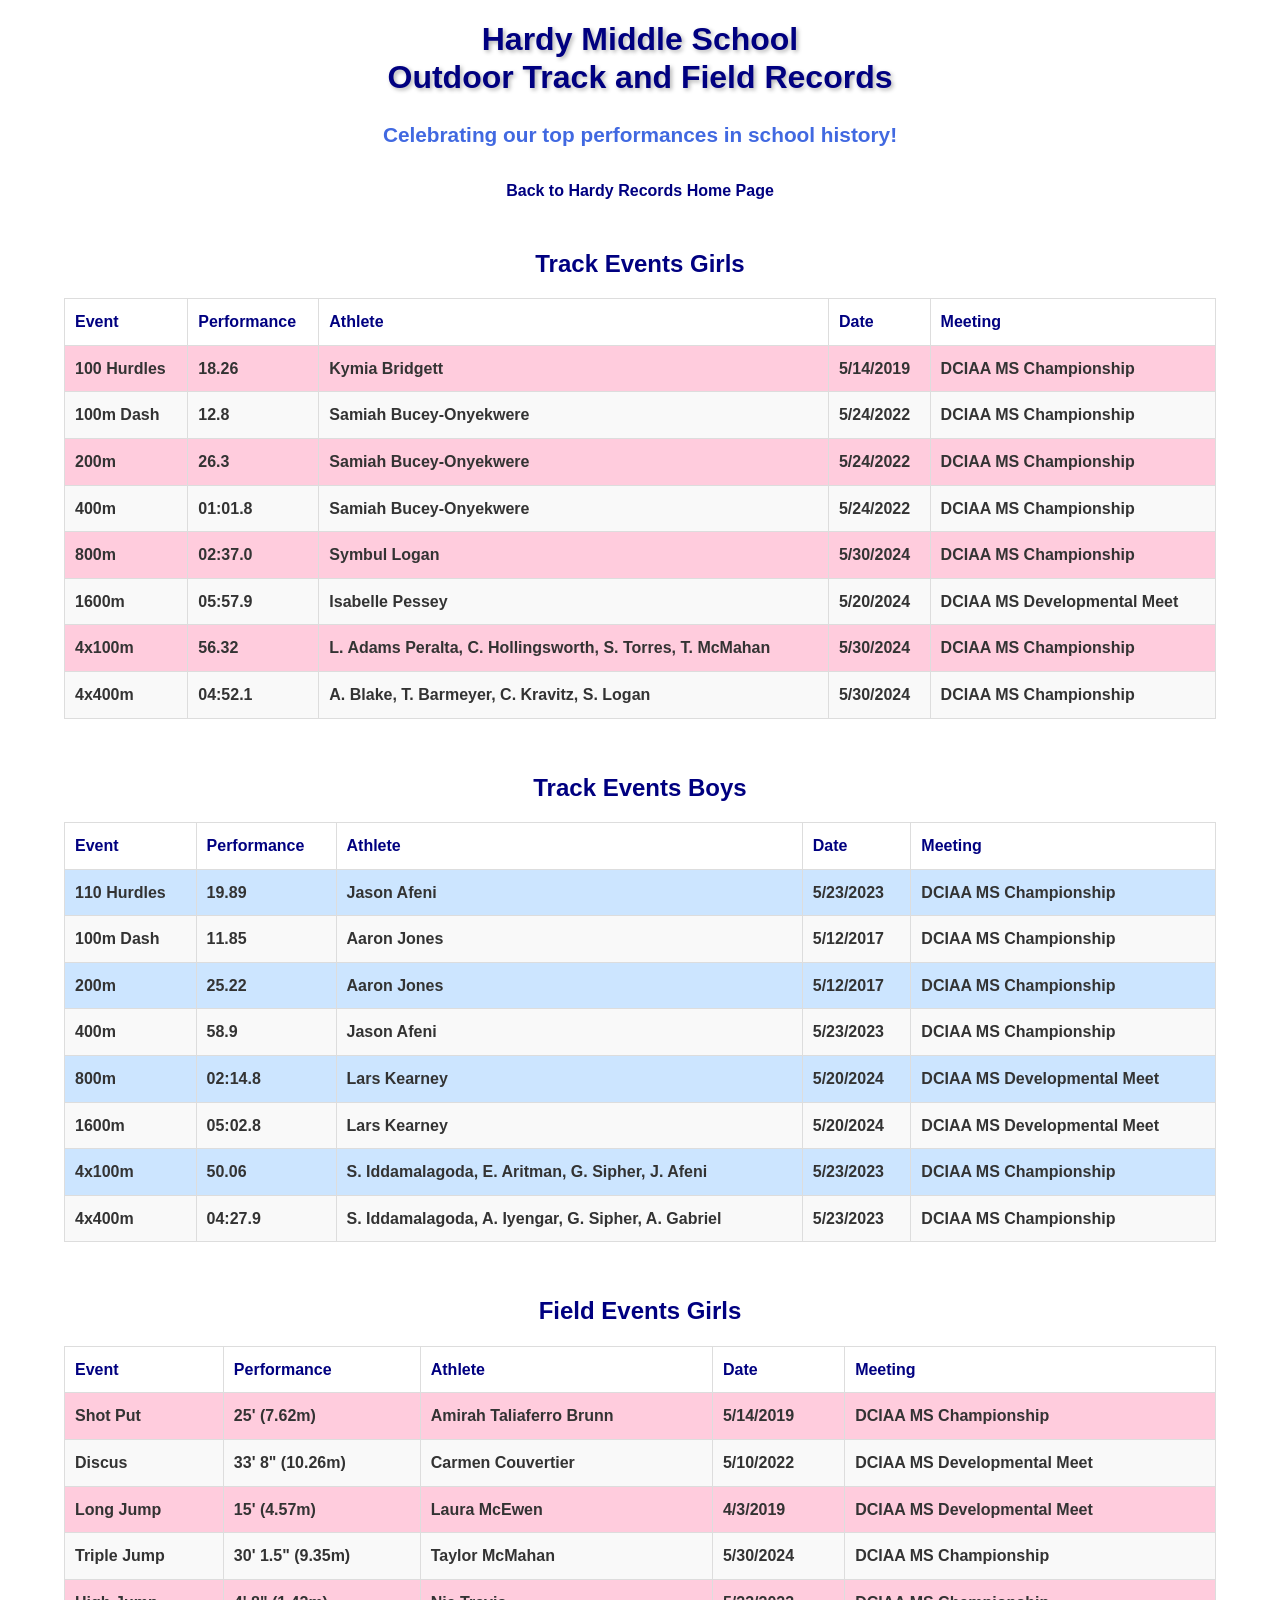
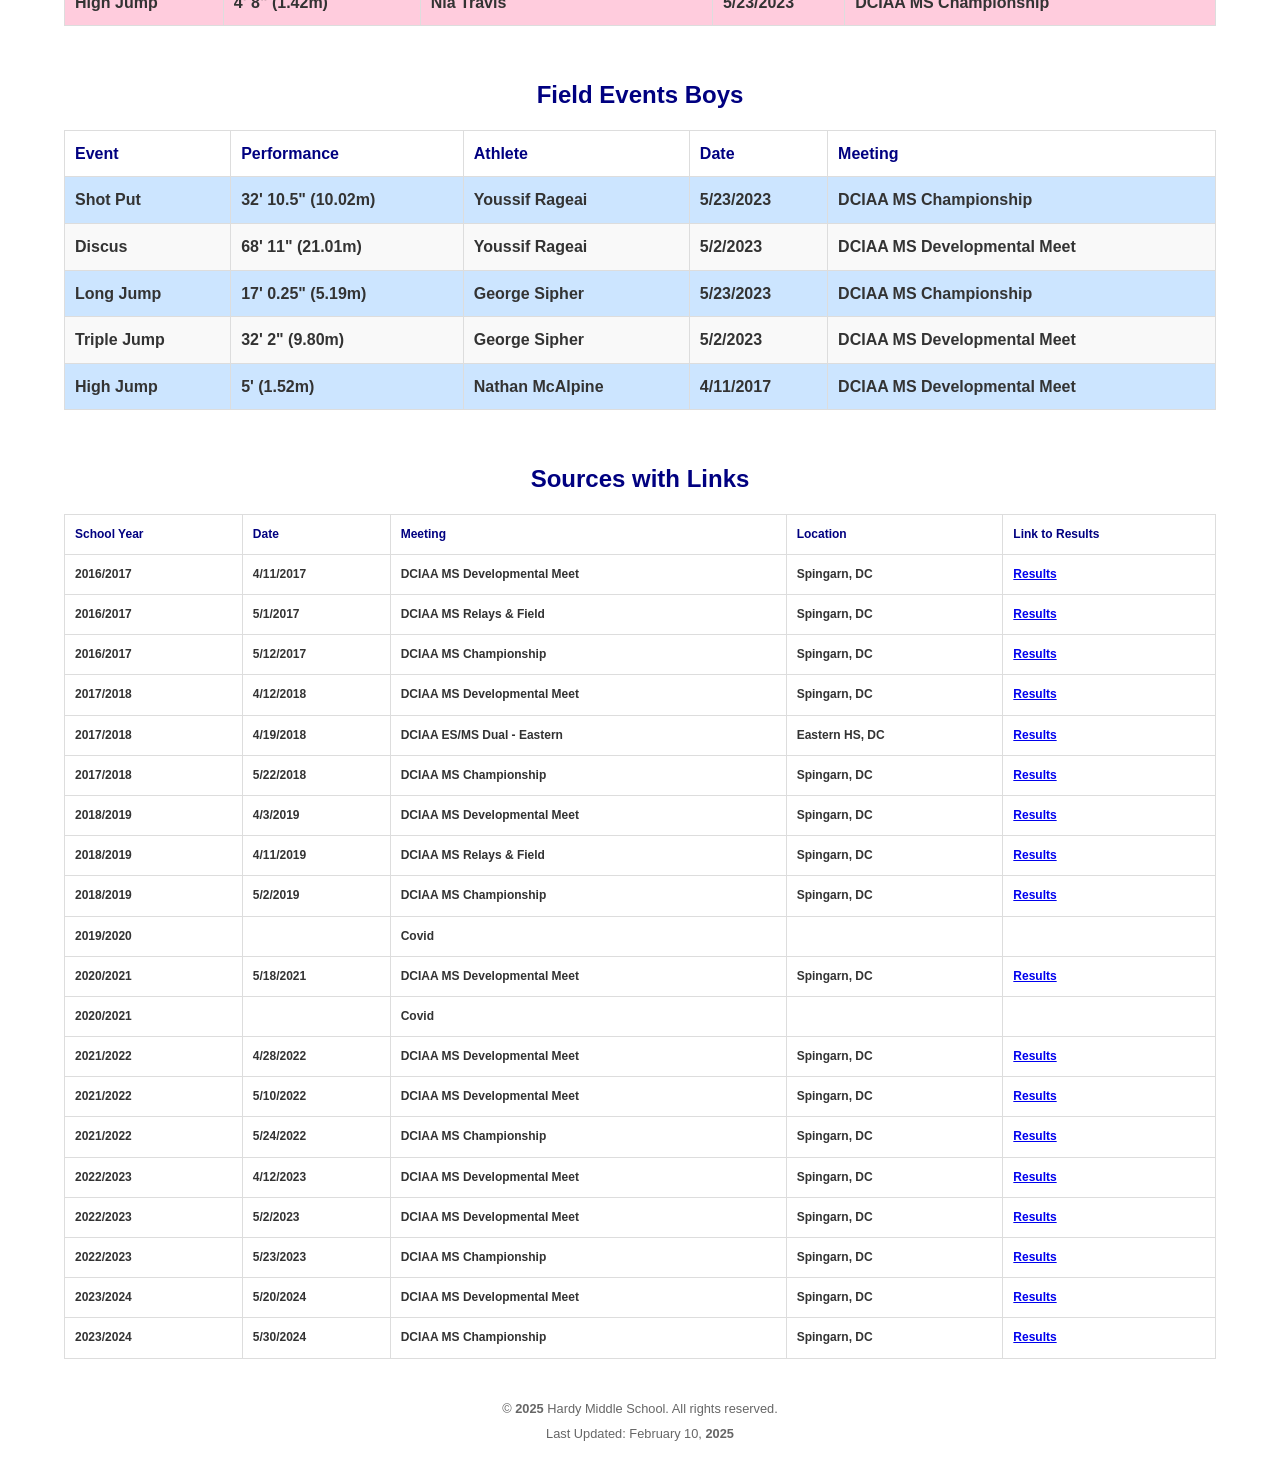
<file: trackwall_outdoor_2024.html>
<!DOCTYPE html>
<html lang="en">
<head>
    <meta charset="UTF-8">
    <meta name="viewport" content="width=device-width, initial-scale=1.0">
    <title>Hardy Middle School OutdoorTrack and Field Records</title>
    <style>
        body {
            font-family: Arial, sans-serif;
            margin: 0;
            padding: 0;
            background: linear-gradient(to bottom, rgba(255, 255, 255, 1), rgba(255, 255, 255, 1));
            color: #333;
            line-height: 1.6;
        }
        .container {
            width: 90%;
            max-width: 1200px;
            margin: 0 auto;
            padding: 20px;
        }
        .header {
            text-align: center;
            margin-bottom: 40px;
            position: relative;
        }
        .header img {
            width: 90px;
            position: absolute;
            top: 50%;
            transform: translateY(-50%);
        }
        .header .left-logo {
            left: 10px;
        }
        .header .right-logo {
            right: 10px;
        }
        .header h1 {
            font-size: 2rem;
            color: navy;
            margin: 0;
            line-height: 1.2;
            text-shadow: 2px 2px 4px rgba(0, 0, 0, 0.3);
        }
        .header p {
            font-size: 1.3rem;
            font-weight: bold;
            color: #4169E1;
        }
        .section-title {
            font-size: 1.5rem;
            color: navy;
            margin-top: 30px;
            margin-bottom: 15px;
            text-align: center;
        }
        .record-table {
            width: 100%;
            border-collapse: collapse;
            margin-bottom: 20px;
            font-size: 1rem;
        }
        .record-table thead tr {
            background-color: #fff !important;
            color: navy;
            font-weight: bold;
        }
        .record-table th, .record-table td {
            padding: 10px;
            text-align: left;
            border: 1px solid #ddd;
            word-wrap: break-word;
			overflow-wrap: break-word;
        }
        .record-table tbody tr {
            font-weight: bold;
            color: #333;
        }
        .record-table tbody tr:hover {
             background-color: #ccffcc !important; /* Light green */
        }
		
		.table-container {
			overflow-x: auto;
			display: block;
			width: 100%;
		}

	.record-table.references tr:nth-child(odd),
	.record-table.references tr:nth-child(even) {
    	background-color: #fff; /* Ensure all rows have a white background */
	font-size: 0.75rem;
	}
        .record-table tr:nth-child(even) {
            background-color: #f9f9f9;
        }
        .record-table tr:nth-child(odd) {
            background-color: #ffccdd
        }
        .record-table.boys tr:nth-child(odd) {
            background-color: #cce5ff; 
        }
        .footer {
            text-align: center;
            margin-top: 20px;
            font-size: 0.8rem;
            color: #666;
        }
        .footer p {
            margin: 5px 0;
        }

        @media screen and (max-width: 600px) {
            .header img {
                width: 50px;
            }
            .header h1 {
                font-size: 1.5rem;
            }
            .header p {
                font-size: 1rem;
            }
            .section-title {
                font-size: 1.2rem;
            }
            .record-table th, .record-table td {
                padding: 8px;
                font-size: 0.8rem;
            }
			
			.table-container {
			overflow-x: auto;
			display: block;
			width: 100%;
			}
			
			.container {
			width: 95%;
			margin: 20px auto;
			padding: 15px;
			}
			
        }
    </style>
</head>
<body>
    <div class="container">
        <div class="header">
           <!-- <img src="hardylogo.png" alt="School Logo" class="left-logo"> -->
            <h1>Hardy Middle School <br> Outdoor Track and Field Records</h1>
            <!-- <img src="hardylogo.png" alt="School Logo" class="right-logo"> -->
            <p>Celebrating our top performances in school history!</p>
	<p style="text-align: center; margin-top: 10px;"><a href="https://dareios82.github.io/hardy-xc-track-records/index.html" style="color: navy; font-size: 1rem; font-weight: bold; text-decoration: none;">Back to Hardy Records Home Page</a></p>
        </div>
	<h3 class="section-title">Track Events Girls</h3>
        <div class="table-container">
            <table class="record-table girls">
                <thead>
                    <tr><th>Event</th><th>Performance</th><th>Athlete</th><th>Date</th><th>Meeting</th></tr>
                </thead>
                <tbody>
                    <tr><td>100 Hurdles</td><td>18.26</td><td>Kymia Bridgett</td><td>5/14/2019</td><td>DCIAA MS Championship</td></tr>
                    <tr><td>100m Dash</td><td>12.8</td><td>Samiah Bucey-Onyekwere</td><td>5/24/2022</td><td>DCIAA MS Championship</td></tr>
                    <tr><td>200m</td><td>26.3</td><td>Samiah Bucey-Onyekwere</td><td>5/24/2022</td><td>DCIAA MS Championship</td></tr>
                    <tr><td>400m</td><td>01:01.8</td><td>Samiah Bucey-Onyekwere</td><td>5/24/2022</td><td>DCIAA MS Championship</td></tr>
                    <tr><td>800m</td><td>02:37.0</td><td>Symbul Logan</td><td>5/30/2024</td><td>DCIAA MS Championship</td></tr>
                    <tr><td>1600m</td><td>05:57.9</td><td>Isabelle Pessey</td><td>5/20/2024</td><td>DCIAA MS Developmental Meet</td></tr>
                    <tr><td>4x100m</td><td>56.32</td><td>L. Adams Peralta, C. Hollingsworth, S. Torres, T. McMahan</td><td>5/30/2024</td><td>DCIAA MS Championship</td></tr>
                    <tr><td>4x400m</td><td>04:52.1</td><td>A. Blake, T. Barmeyer, C. Kravitz, S. Logan</td><td>5/30/2024</td><td>DCIAA MS Championship</td></tr>
                </tbody>
            </table>
        </div>
        
        <h3 class="section-title">Track Events Boys</h3>
        <div class="table-container">
            <table class="record-table boys">
                <thead>
                    <tr><th>Event</th><th>Performance</th><th>Athlete</th><th>Date</th><th>Meeting</th></tr>
                </thead>
                <tbody>
                    <tr><td>110 Hurdles</td><td>19.89</td><td>Jason Afeni</td><td>5/23/2023</td><td>DCIAA MS Championship</td></tr>
                    <tr><td>100m Dash</td><td>11.85</td><td>Aaron Jones</td><td>5/12/2017</td><td>DCIAA MS Championship</td></tr>
                    <tr><td>200m</td><td>25.22</td><td>Aaron Jones</td><td>5/12/2017</td><td>DCIAA MS Championship</td></tr>
                    <tr><td>400m</td><td>58.9</td><td>Jason Afeni</td><td>5/23/2023</td><td>DCIAA MS Championship</td></tr>
                    <tr><td>800m</td><td>02:14.8</td><td>Lars Kearney</td><td>5/20/2024</td><td>DCIAA MS Developmental Meet</td></tr>
                    <tr><td>1600m</td><td>05:02.8</td><td>Lars Kearney</td><td>5/20/2024</td><td>DCIAA MS Developmental Meet</td></tr>
                    <tr><td>4x100m</td><td>50.06</td><td>S. Iddamalagoda, E. Aritman, G. Sipher, J. Afeni</td><td>5/23/2023</td><td>DCIAA MS Championship</td></tr>
                    <tr><td>4x400m</td><td>04:27.9</td><td>S. Iddamalagoda, A. Iyengar, G. Sipher, A. Gabriel</td><td>5/23/2023</td><td>DCIAA MS Championship</td></tr>
                </tbody>
            </table>
        </div>
        
        <h3 class="section-title">Field Events Girls</h3>
        <div class="table-container">
            <table class="record-table girls">
                <thead>
                    <tr><th>Event</th><th>Performance</th><th>Athlete</th><th>Date</th><th>Meeting</th></tr>
                </thead>
                <tbody>
                    <tr><td>Shot Put</td><td>25' (7.62m)</td><td>Amirah Taliaferro Brunn</td><td>5/14/2019</td><td>DCIAA MS Championship</td></tr>
                    <tr><td>Discus</td><td>33' 8" (10.26m)</td><td>Carmen Couvertier</td><td>5/10/2022</td><td>DCIAA MS Developmental Meet</td></tr>
                    <tr><td>Long Jump</td><td>15' (4.57m)</td><td>Laura McEwen</td><td>4/3/2019</td><td>DCIAA MS Developmental Meet</td></tr>
                    <tr><td>Triple Jump</td><td>30' 1.5" (9.35m)</td><td>Taylor McMahan</td><td>5/30/2024</td><td>DCIAA MS Championship</td></tr>
                    <tr><td>High Jump</td><td>4' 8" (1.42m)</td><td>Nia Travis</td><td>5/23/2023</td><td>DCIAA MS Championship</td></tr>
                </tbody>
            </table>
        </div>
        
        <h3 class="section-title">Field Events Boys</h3>
        <div class="table-container">
            <table class="record-table boys">
                <thead>
                    <tr><th>Event</th><th>Performance</th><th>Athlete</th><th>Date</th><th>Meeting</th></tr>
                </thead>
                <tbody>
                    <tr><td>Shot Put</td><td>32' 10.5" (10.02m)</td><td>Youssif Rageai</td><td>5/23/2023</td><td>DCIAA MS Championship</td></tr>
                    <tr><td>Discus</td><td>68' 11" (21.01m)</td><td>Youssif Rageai</td><td>5/2/2023</td><td>DCIAA MS Developmental Meet</td></tr>
                    <tr><td>Long Jump</td><td>17' 0.25" (5.19m)</td><td>George Sipher</td><td>5/23/2023</td><td>DCIAA MS Championship</td></tr>
                    <tr><td>Triple Jump</td><td>32' 2" (9.80m)</td><td>George Sipher</td><td>5/2/2023</td><td>DCIAA MS Developmental Meet</td></tr>
                    <tr><td>High Jump</td><td>5' (1.52m)</td><td>Nathan McAlpine</td><td>4/11/2017</td><td>DCIAA MS Developmental Meet</td></tr>
                </tbody>
            </table>
        </div>
        
        <h3 class="section-title">Sources with Links</h3>
        <div class="table-container">
            <table class="record-table references">
                <thead>
                    <tr><th>School Year</th><th>Date</th><th>Meeting</th><th>Location</th><th>Link to Results</th></tr>
                </thead>
                <tbody>
                    <tr><td>2016/2017</td><td>4/11/2017</td><td>DCIAA MS Developmental Meet</td><td>Spingarn, DC</td><td><a href="https://results2.mdtimingllc.com/outdoor_2017/msdev/">Results</a></td></tr>
                    <tr><td>2016/2017</td><td>5/1/2017</td><td>DCIAA MS Relays & Field</td><td>Spingarn, DC</td><td><a href="https://results2.mdtimingllc.com/outdoor_2017/esmsrelays/">Results</a></td></tr>
                    <tr><td>2016/2017</td><td>5/12/2017</td><td>DCIAA MS Championship</td><td>Spingarn, DC</td><td><a href="https://results2.mdtimingllc.com/outdoor_2017/mschamps/">Results</a></td></tr>
                    <tr><td>2017/2018</td><td>4/12/2018</td><td>DCIAA MS Developmental Meet</td><td>Spingarn, DC</td><td><a href="https://results.mdtimingllc.com/meets/974">Results</a></td></tr>
                    <tr><td>2017/2018</td><td>4/19/2018</td><td>DCIAA ES/MS Dual - Eastern</td><td>Eastern HS, DC</td><td><a href="https://results.mdtimingllc.com/meets/989/teams/28959">Results</a></td></tr>
                    <tr><td>2017/2018</td><td>5/22/2018</td><td>DCIAA MS Championship</td><td>Spingarn, DC</td><td><a href="https://results.mdtimingllc.com/meets/1219">Results</a></td></tr>
                    <tr><td>2018/2019</td><td>4/3/2019</td><td>DCIAA MS Developmental Meet</td><td>Spingarn, DC</td><td><a href="https://results.mdtimingllc.com/meets/2798">Results</a></td></tr>
                    <tr><td>2018/2019</td><td>4/11/2019</td><td>DCIAA MS Relays & Field</td><td>Spingarn, DC</td><td><a href="https://dc.milesplit.com/meets/351456-dciaa-elementary-and-middle-school-relay-meet-2019/results">Results</a></td></tr>
                    <tr><td>2018/2019</td><td>5/2/2019</td><td>DCIAA MS Championship</td><td>Spingarn, DC</td><td><a href="https://dc.milesplit.com/meets/354578-dciaa-middle-school-outdoor-track-and-field-championships-2019/results/653892/raw">Results</a></td></tr>
                    <tr><td>2019/2020</td><td></td><td>Covid</td><td></td><td></td></tr>
                    <tr><td>2020/2021</td><td>5/18/2021</td><td>DCIAA MS Developmental Meet</td><td>Spingarn, DC</td><td><a href="https://results.mdtimingllc.com/meets/9872">Results</a></td></tr>
                    <tr><td>2020/2021</td><td></td><td>Covid</td><td></td><td></td></tr>
                    <tr><td>2021/2022</td><td>4/28/2022</td><td>DCIAA MS Developmental Meet</td><td>Spingarn, DC</td><td><a href="https://www.milesplit.com/meets/476482-dciaa-middle-school-developmental-meet-2022/results/810238?type=raw">Results</a></td></tr>
                    <tr><td>2021/2022</td><td>5/10/2022</td><td>DCIAA MS Developmental Meet</td><td>Spingarn, DC</td><td><a href="https://www.milesplit.com/meets/479717-dciaa-middle-school-developmental-meet-2-2022/results">Results</a></td></tr>
                    <tr><td>2021/2022</td><td>5/24/2022</td><td>DCIAA MS Championship</td><td>Spingarn, DC</td><td><a href="https://www.milesplit.com/meets/483769-dciaa-elementary-and-middle-school-championships-2022/results">Results</a></td></tr>
                    <tr><td>2022/2023</td><td>4/12/2023</td><td>DCIAA MS Developmental Meet</td><td>Spingarn, DC</td><td><a href="https://www.milesplit.com/meets/535807-dciaa-middle-school-developmental-meet-2023/results/922993?type=raw">Results</a></td></tr>
                    <tr><td>2022/2023</td><td>5/2/2023</td><td>DCIAA MS Developmental Meet</td><td>Spingarn, DC</td><td><a href="https://results.mdtimingllc.com/meets/24466">Results</a></td></tr>
                    <tr><td>2022/2023</td><td>5/23/2023</td><td>DCIAA MS Championship</td><td>Spingarn, DC</td><td><a href="https://results.mdtimingllc.com/meets/25883">Results</a></td></tr>
                    <tr><td>2023/2024</td><td>5/20/2024</td><td>DCIAA MS Developmental Meet</td><td>Spingarn, DC</td><td><a href="https://results.mdtimingllc.com/meets/38240">Results</a></td></tr>
                    <tr><td>2023/2024</td><td>5/30/2024</td><td>DCIAA MS Championship</td><td>Spingarn, DC</td><td><a href="https://results.mdtimingllc.com/meets/38470">Results</a></td></tr>
                </tbody>
            </table>
        </div>
        
        <div class="footer">
            <p>&copy; <b>2025</b> Hardy Middle School. All rights reserved.</p>
            <p>Last Updated: February 10, <b>2025</b></p>
        </div>
    </div>
</body>
</html>
</file>
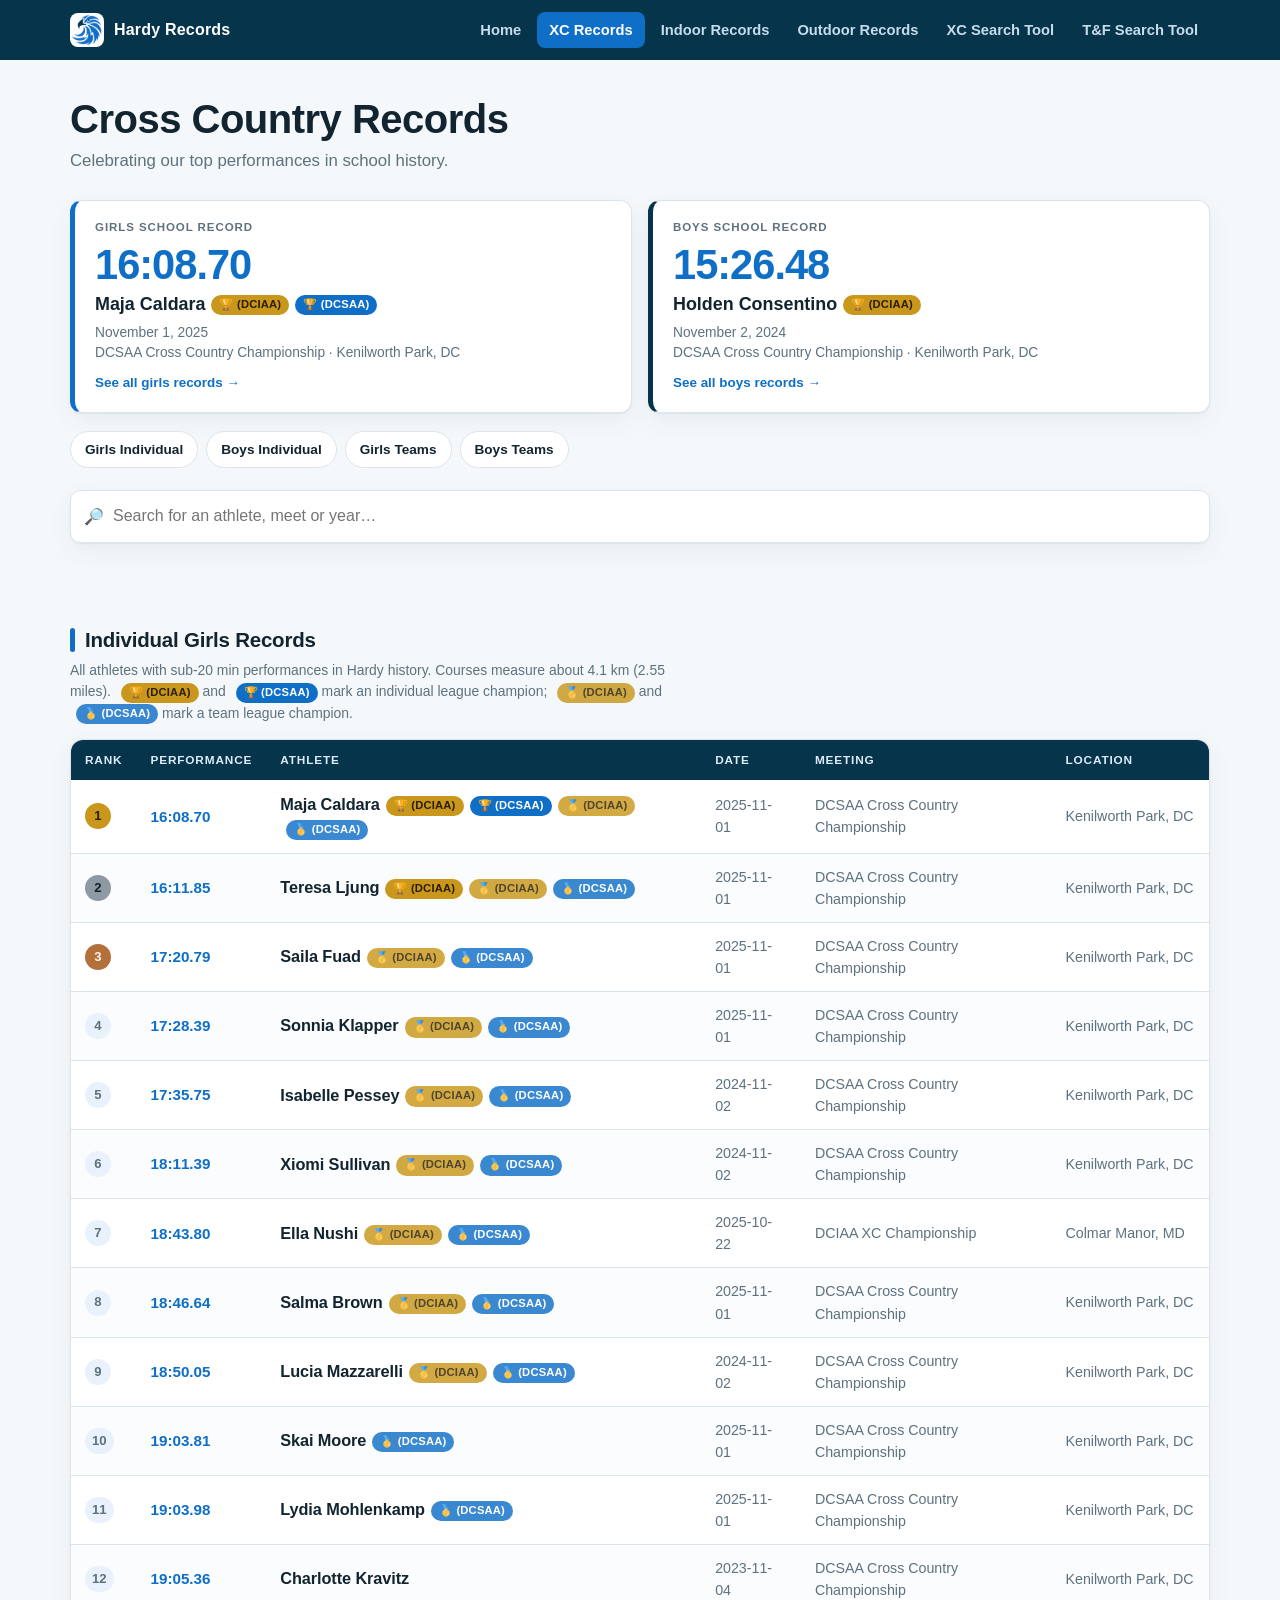
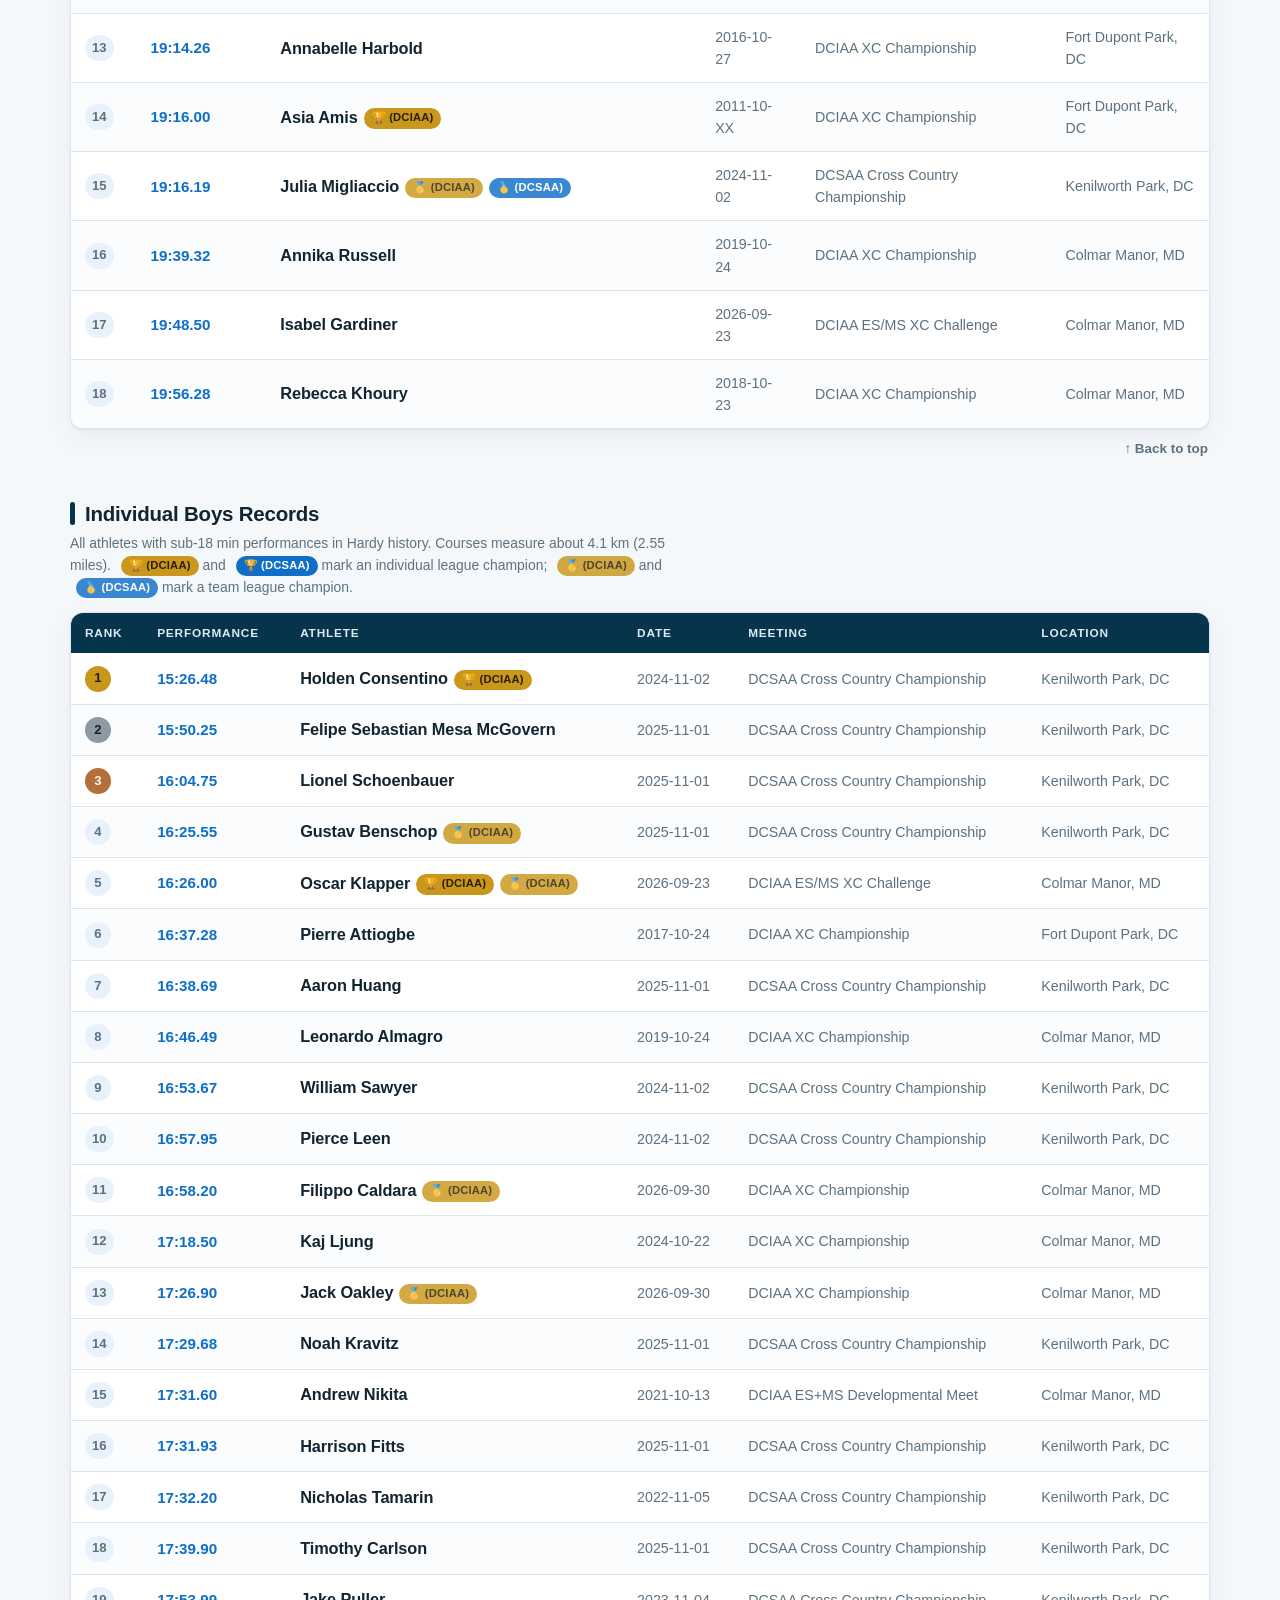
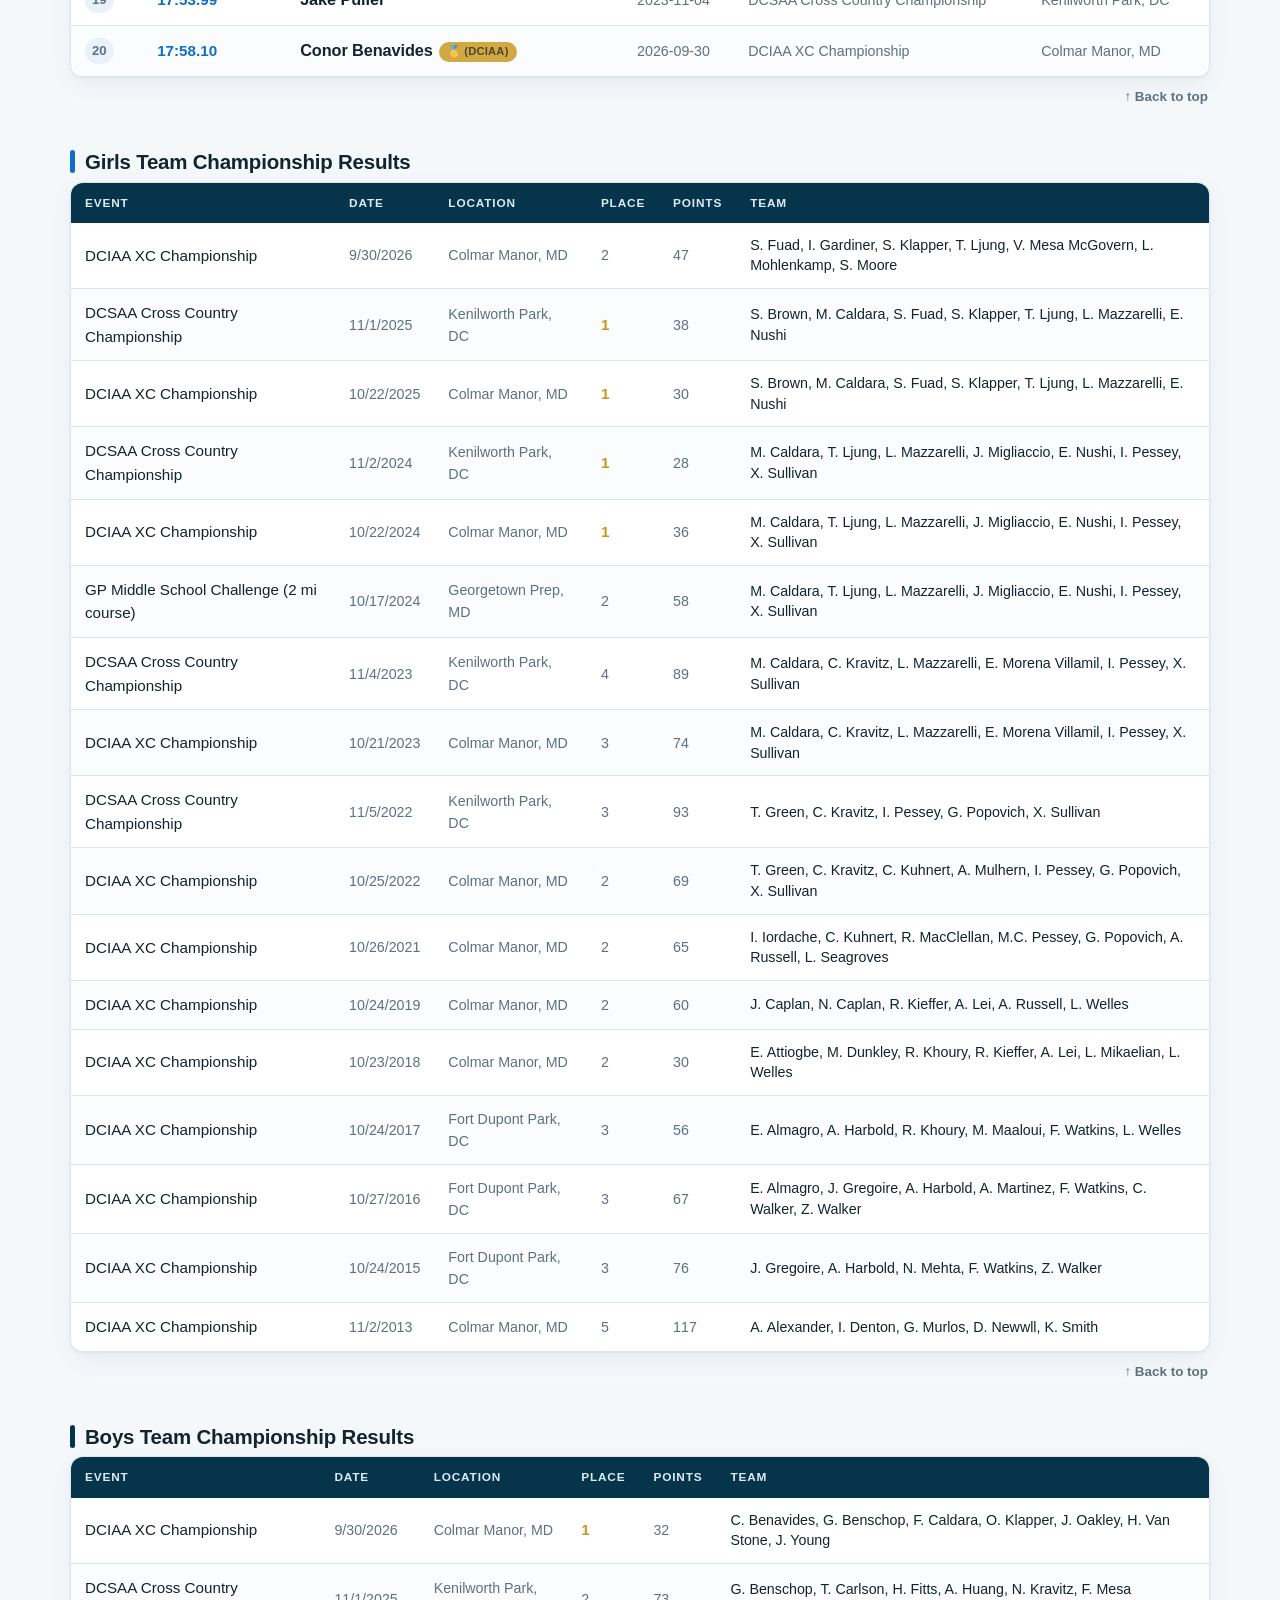
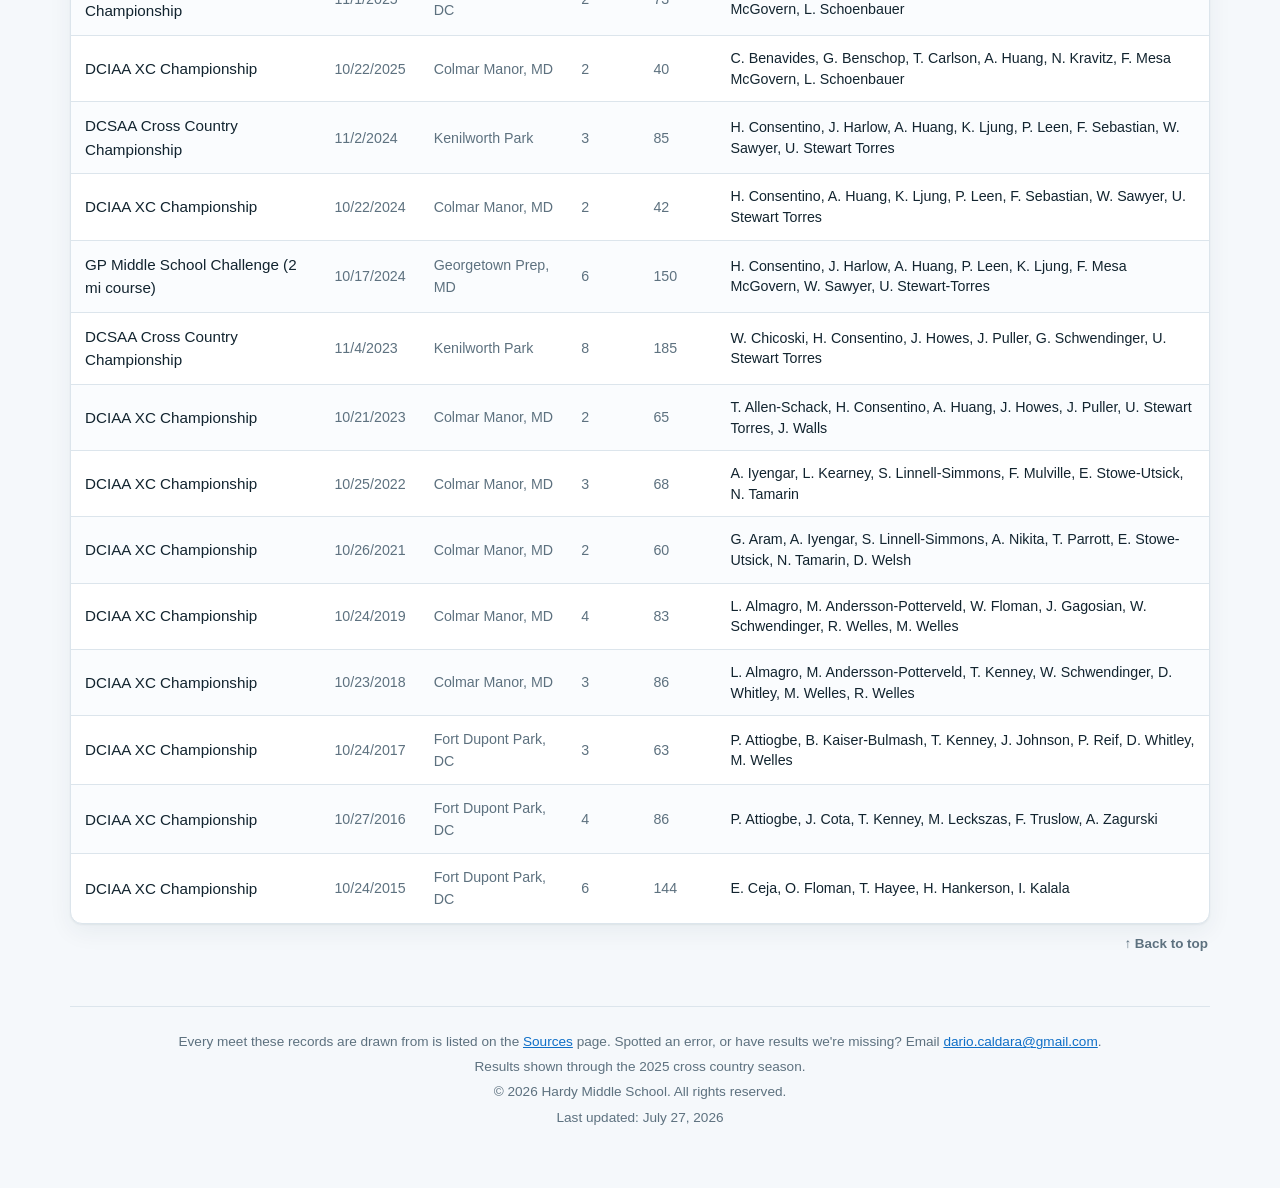
<file: xc_record_wall.html>
<!DOCTYPE html>
<html lang="en">
<head>
    <meta charset="UTF-8">
    <meta name="viewport" content="width=device-width, initial-scale=1.0">
    <title>Hardy Middle School Cross Country Records</title>
    <meta name="description" content="All-time cross country performance lists and team championship results for Hardy Middle School, Washington DC.">
    <meta property="og:title" content="Hardy Middle School Cross Country Records">
    <meta property="og:description" content="All-time cross country performance lists and team championship results for Hardy Middle School, Washington DC.">
    <meta property="og:type" content="website">
    <meta property="og:image" content="hardylogo.png">
    <link rel="icon" href="hardylogo.png">
    <link rel="stylesheet" href="style.css">
</head>
<body>
    <header class="site-header">
        <div class="bar">
            <a class="brand" href="index.html">
                <img src="hardylogo.png" alt="">
                <span>Hardy Records</span>
            </a>
            <nav class="nav">
                <a href="index.html">Home</a>
                <a href="xc_record_wall.html" aria-current="page">XC Records</a>
                <a href="trackwall_indoor.html">Indoor Records</a>
                <a href="trackwall_outdoor.html">Outdoor Records</a>
                <a href="xc-results-archive.html">XC Search Tool</a>
                <a href="results-archive.html">T&amp;F Search Tool</a>
            </nav>
        </div>
    </header>

    <div class="container">
        <div class="page-head" id="top">
            <h1>Cross Country Records</h1>
            <p>Celebrating our top performances in school history.</p>
        </div>

        <div class="records-spotlight" data-hide-on-search>
            <a class="spotlight girls" href="#girls-individual">
                <span class="spot-label">Girls School Record</span>
                <span class="spot-time">16:08.70</span>
                <span class="spot-name">Maja Caldara<span class="title-badge dciaa" title="DCIAA individual champion">🏆 (DCIAA)</span><span class="title-badge dcsaa" title="DCSAA individual champion">🏆 (DCSAA)</span></span>
                <span class="spot-meta">November 1, 2025</span>
                <span class="spot-meta">DCSAA Cross Country Championship · Kenilworth Park, DC</span>
                <span class="spot-jump">See all girls records &rarr;</span>
            </a>
            <a class="spotlight boys" href="#boys-individual">
                <span class="spot-label">Boys School Record</span>
                <span class="spot-time">15:26.48</span>
                <span class="spot-name">Holden Consentino<span class="title-badge dciaa" title="DCIAA individual champion">🏆 (DCIAA)</span></span>
                <span class="spot-meta">November 2, 2024</span>
                <span class="spot-meta">DCSAA Cross Country Championship · Kenilworth Park, DC</span>
                <span class="spot-jump">See all boys records &rarr;</span>
            </a>
        </div>

        <nav class="jump" data-hide-on-search aria-label="Jump to a section">
            <a href="#girls-individual">Girls Individual</a>
            <a href="#boys-individual">Boys Individual</a>
            <a href="#girls-teams">Girls Teams</a>
            <a href="#boys-teams">Boys Teams</a>
        </nav>

        <div class="search">
            <label class="is-hidden" for="q">Search by athlete name</label>
            <input id="q" type="search" data-search placeholder="Search for an athlete, meet or year…" autocomplete="off">
        </div>
        <p class="search-status" data-search-status role="status"></p>

        <div class="no-results is-hidden" data-search-empty>
            No performances match your search. Try a last name, a meet, or a year.
        </div>

        <section class="section girls" id="girls-individual">
            <h2>Individual Girls Records</h2>
            <p class="note">All athletes with sub-20 min performances in Hardy history. Courses measure about 4.1 km (2.55 miles). <span class="title-badge dciaa">🏆 (DCIAA)</span> and <span class="title-badge dcsaa">🏆 (DCSAA)</span> mark an individual league champion; <span class="title-badge dciaa team">🥇 (DCIAA)</span> and <span class="title-badge dcsaa team">🥇 (DCSAA)</span> mark a team league champion.</p>
            <div class="table-wrap">
                <table class="record-table">
                    <thead>
                        <tr>
                            <th>Rank</th>
                            <th>Performance</th>
                            <th>Athlete</th>
                            <th>Date</th>
                            <th>Meeting</th>
                            <th>Location</th>
                        </tr>
                    </thead>
                    <tbody>
                        <tr><td data-label="Rank"><span class="rank gold">1</span></td><td data-label="Performance" class="cell-perf"><span class="perf">16:08.70</span></td><td data-label="Athlete" class="cell-athlete"><span class="cell-value"><span class="athlete">Maja Caldara</span><span class="title-badge dciaa" title="DCIAA individual champion">🏆 (DCIAA)</span><span class="title-badge dcsaa" title="DCSAA individual champion">🏆 (DCSAA)</span><span class="title-badge dciaa team" title="DCIAA team champion">🥇 (DCIAA)</span><span class="title-badge dcsaa team" title="DCSAA team champion">🥇 (DCSAA)</span></span></td><td data-label="Date" class="date">2025-11-01</td><td data-label="Meeting" class="meet">DCSAA Cross Country Championship</td><td data-label="Location" class="meet">Kenilworth Park, DC</td></tr>
                        <tr><td data-label="Rank"><span class="rank silver">2</span></td><td data-label="Performance" class="cell-perf"><span class="perf">16:11.85</span></td><td data-label="Athlete" class="cell-athlete"><span class="cell-value"><span class="athlete">Teresa Ljung</span><span class="title-badge dciaa" title="DCIAA individual champion">🏆 (DCIAA)</span><span class="title-badge dciaa team" title="DCIAA team champion">🥇 (DCIAA)</span><span class="title-badge dcsaa team" title="DCSAA team champion">🥇 (DCSAA)</span></span></td><td data-label="Date" class="date">2025-11-01</td><td data-label="Meeting" class="meet">DCSAA Cross Country Championship</td><td data-label="Location" class="meet">Kenilworth Park, DC</td></tr>
                        <tr><td data-label="Rank"><span class="rank bronze">3</span></td><td data-label="Performance" class="cell-perf"><span class="perf">17:20.79</span></td><td data-label="Athlete" class="cell-athlete"><span class="cell-value"><span class="athlete">Saila Fuad</span><span class="title-badge dciaa team" title="DCIAA team champion">🥇 (DCIAA)</span><span class="title-badge dcsaa team" title="DCSAA team champion">🥇 (DCSAA)</span></span></td><td data-label="Date" class="date">2025-11-01</td><td data-label="Meeting" class="meet">DCSAA Cross Country Championship</td><td data-label="Location" class="meet">Kenilworth Park, DC</td></tr>
                        <tr><td data-label="Rank"><span class="rank">4</span></td><td data-label="Performance" class="cell-perf"><span class="perf">17:28.39</span></td><td data-label="Athlete" class="cell-athlete"><span class="cell-value"><span class="athlete">Sonnia Klapper</span><span class="title-badge dciaa team" title="DCIAA team champion">🥇 (DCIAA)</span><span class="title-badge dcsaa team" title="DCSAA team champion">🥇 (DCSAA)</span></span></td><td data-label="Date" class="date">2025-11-01</td><td data-label="Meeting" class="meet">DCSAA Cross Country Championship</td><td data-label="Location" class="meet">Kenilworth Park, DC</td></tr>
                        <tr><td data-label="Rank"><span class="rank">5</span></td><td data-label="Performance" class="cell-perf"><span class="perf">17:35.75</span></td><td data-label="Athlete" class="cell-athlete"><span class="cell-value"><span class="athlete">Isabelle Pessey</span><span class="title-badge dciaa team" title="DCIAA team champion">🥇 (DCIAA)</span><span class="title-badge dcsaa team" title="DCSAA team champion">🥇 (DCSAA)</span></span></td><td data-label="Date" class="date">2024-11-02</td><td data-label="Meeting" class="meet">DCSAA Cross Country Championship</td><td data-label="Location" class="meet">Kenilworth Park, DC</td></tr>
                        <tr><td data-label="Rank"><span class="rank">6</span></td><td data-label="Performance" class="cell-perf"><span class="perf">18:11.39</span></td><td data-label="Athlete" class="cell-athlete"><span class="cell-value"><span class="athlete">Xiomi Sullivan</span><span class="title-badge dciaa team" title="DCIAA team champion">🥇 (DCIAA)</span><span class="title-badge dcsaa team" title="DCSAA team champion">🥇 (DCSAA)</span></span></td><td data-label="Date" class="date">2024-11-02</td><td data-label="Meeting" class="meet">DCSAA Cross Country Championship</td><td data-label="Location" class="meet">Kenilworth Park, DC</td></tr>
                        <tr><td data-label="Rank"><span class="rank">7</span></td><td data-label="Performance" class="cell-perf"><span class="perf">18:43.80</span></td><td data-label="Athlete" class="cell-athlete"><span class="cell-value"><span class="athlete">Ella Nushi</span><span class="title-badge dciaa team" title="DCIAA team champion">🥇 (DCIAA)</span><span class="title-badge dcsaa team" title="DCSAA team champion">🥇 (DCSAA)</span></span></td><td data-label="Date" class="date">2025-10-22</td><td data-label="Meeting" class="meet">DCIAA XC Championship</td><td data-label="Location" class="meet">Colmar Manor, MD</td></tr>
                        <tr><td data-label="Rank"><span class="rank">8</span></td><td data-label="Performance" class="cell-perf"><span class="perf">18:46.64</span></td><td data-label="Athlete" class="cell-athlete"><span class="cell-value"><span class="athlete">Salma Brown</span><span class="title-badge dciaa team" title="DCIAA team champion">🥇 (DCIAA)</span><span class="title-badge dcsaa team" title="DCSAA team champion">🥇 (DCSAA)</span></span></td><td data-label="Date" class="date">2025-11-01</td><td data-label="Meeting" class="meet">DCSAA Cross Country Championship</td><td data-label="Location" class="meet">Kenilworth Park, DC</td></tr>
                        <tr><td data-label="Rank"><span class="rank">9</span></td><td data-label="Performance" class="cell-perf"><span class="perf">18:50.05</span></td><td data-label="Athlete" class="cell-athlete"><span class="cell-value"><span class="athlete">Lucia Mazzarelli</span><span class="title-badge dciaa team" title="DCIAA team champion">🥇 (DCIAA)</span><span class="title-badge dcsaa team" title="DCSAA team champion">🥇 (DCSAA)</span></span></td><td data-label="Date" class="date">2024-11-02</td><td data-label="Meeting" class="meet">DCSAA Cross Country Championship</td><td data-label="Location" class="meet">Kenilworth Park, DC</td></tr>
                        <tr><td data-label="Rank"><span class="rank">10</span></td><td data-label="Performance" class="cell-perf"><span class="perf">19:03.81</span></td><td data-label="Athlete" class="cell-athlete"><span class="cell-value"><span class="athlete">Skai Moore</span><span class="title-badge dcsaa team" title="DCSAA team champion">🥇 (DCSAA)</span></span></td><td data-label="Date" class="date">2025-11-01</td><td data-label="Meeting" class="meet">DCSAA Cross Country Championship</td><td data-label="Location" class="meet">Kenilworth Park, DC</td></tr>
                        <tr><td data-label="Rank"><span class="rank">11</span></td><td data-label="Performance" class="cell-perf"><span class="perf">19:03.98</span></td><td data-label="Athlete" class="cell-athlete"><span class="cell-value"><span class="athlete">Lydia Mohlenkamp</span><span class="title-badge dcsaa team" title="DCSAA team champion">🥇 (DCSAA)</span></span></td><td data-label="Date" class="date">2025-11-01</td><td data-label="Meeting" class="meet">DCSAA Cross Country Championship</td><td data-label="Location" class="meet">Kenilworth Park, DC</td></tr>
                        <tr><td data-label="Rank"><span class="rank">12</span></td><td data-label="Performance" class="cell-perf"><span class="perf">19:05.36</span></td><td data-label="Athlete" class="cell-athlete"><span class="athlete">Charlotte Kravitz</span></td><td data-label="Date" class="date">2023-11-04</td><td data-label="Meeting" class="meet">DCSAA Cross Country Championship</td><td data-label="Location" class="meet">Kenilworth Park, DC</td></tr>
                        <tr><td data-label="Rank"><span class="rank">13</span></td><td data-label="Performance" class="cell-perf"><span class="perf">19:14.26</span></td><td data-label="Athlete" class="cell-athlete"><span class="athlete">Annabelle Harbold</span></td><td data-label="Date" class="date">2016-10-27</td><td data-label="Meeting" class="meet">DCIAA XC Championship</td><td data-label="Location" class="meet">Fort Dupont Park, DC</td></tr>
                        <tr><td data-label="Rank"><span class="rank">14</span></td><td data-label="Performance" class="cell-perf"><span class="perf">19:16.00</span></td><td data-label="Athlete" class="cell-athlete"><span class="cell-value"><span class="athlete">Asia Amis</span><span class="title-badge dciaa" title="DCIAA individual champion">🏆 (DCIAA)</span></span></td><td data-label="Date" class="date">2011-10-XX</td><td data-label="Meeting" class="meet">DCIAA XC Championship</td><td data-label="Location" class="meet">Fort Dupont Park, DC</td></tr>
                        <tr><td data-label="Rank"><span class="rank">15</span></td><td data-label="Performance" class="cell-perf"><span class="perf">19:16.19</span></td><td data-label="Athlete" class="cell-athlete"><span class="cell-value"><span class="athlete">Julia Migliaccio</span><span class="title-badge dciaa team" title="DCIAA team champion">🥇 (DCIAA)</span><span class="title-badge dcsaa team" title="DCSAA team champion">🥇 (DCSAA)</span></span></td><td data-label="Date" class="date">2024-11-02</td><td data-label="Meeting" class="meet">DCSAA Cross Country Championship</td><td data-label="Location" class="meet">Kenilworth Park, DC</td></tr>
                        <tr><td data-label="Rank"><span class="rank">16</span></td><td data-label="Performance" class="cell-perf"><span class="perf">19:39.32</span></td><td data-label="Athlete" class="cell-athlete"><span class="athlete">Annika Russell</span></td><td data-label="Date" class="date">2019-10-24</td><td data-label="Meeting" class="meet">DCIAA XC Championship</td><td data-label="Location" class="meet">Colmar Manor, MD</td></tr>
                        <tr><td data-label="Rank"><span class="rank">17</span></td><td data-label="Performance" class="cell-perf"><span class="perf">19:48.50</span></td><td data-label="Athlete" class="cell-athlete"><span class="athlete">Isabel Gardiner</span></td><td data-label="Date" class="date">2026-09-23</td><td data-label="Meeting" class="meet">DCIAA ES/MS XC Challenge</td><td data-label="Location" class="meet">Colmar Manor, MD</td></tr>
                        <tr><td data-label="Rank"><span class="rank">18</span></td><td data-label="Performance" class="cell-perf"><span class="perf">19:56.28</span></td><td data-label="Athlete" class="cell-athlete"><span class="athlete">Rebecca Khoury</span></td><td data-label="Date" class="date">2018-10-23</td><td data-label="Meeting" class="meet">DCIAA XC Championship</td><td data-label="Location" class="meet">Colmar Manor, MD</td></tr>
                    </tbody>
                </table>
            </div>
            <p class="to-top"><a href="#top">&uarr; Back to top</a></p>
        </section>

        <section class="section boys" id="boys-individual">
            <h2>Individual Boys Records</h2>
            <p class="note">All athletes with sub-18 min performances in Hardy history. Courses measure about 4.1 km (2.55 miles). <span class="title-badge dciaa">🏆 (DCIAA)</span> and <span class="title-badge dcsaa">🏆 (DCSAA)</span> mark an individual league champion; <span class="title-badge dciaa team">🥇 (DCIAA)</span> and <span class="title-badge dcsaa team">🥇 (DCSAA)</span> mark a team league champion.</p>
            <div class="table-wrap">
                <table class="record-table">
                    <thead>
                        <tr>
                            <th>Rank</th>
                            <th>Performance</th>
                            <th>Athlete</th>
                            <th>Date</th>
                            <th>Meeting</th>
                            <th>Location</th>
                        </tr>
                    </thead>
                    <tbody>
                        <tr><td data-label="Rank"><span class="rank gold">1</span></td><td data-label="Performance" class="cell-perf"><span class="perf">15:26.48</span></td><td data-label="Athlete" class="cell-athlete"><span class="cell-value"><span class="athlete">Holden Consentino</span><span class="title-badge dciaa" title="DCIAA individual champion">🏆 (DCIAA)</span></span></td><td data-label="Date" class="date">2024-11-02</td><td data-label="Meeting" class="meet">DCSAA Cross Country Championship</td><td data-label="Location" class="meet">Kenilworth Park, DC</td></tr>
                        <tr><td data-label="Rank"><span class="rank silver">2</span></td><td data-label="Performance" class="cell-perf"><span class="perf">15:50.25</span></td><td data-label="Athlete" class="cell-athlete"><span class="athlete">Felipe Sebastian Mesa McGovern</span></td><td data-label="Date" class="date">2025-11-01</td><td data-label="Meeting" class="meet">DCSAA Cross Country Championship</td><td data-label="Location" class="meet">Kenilworth Park, DC</td></tr>
                        <tr><td data-label="Rank"><span class="rank bronze">3</span></td><td data-label="Performance" class="cell-perf"><span class="perf">16:04.75</span></td><td data-label="Athlete" class="cell-athlete"><span class="athlete">Lionel Schoenbauer</span></td><td data-label="Date" class="date">2025-11-01</td><td data-label="Meeting" class="meet">DCSAA Cross Country Championship</td><td data-label="Location" class="meet">Kenilworth Park, DC</td></tr>
                        <tr><td data-label="Rank"><span class="rank">4</span></td><td data-label="Performance" class="cell-perf"><span class="perf">16:25.55</span></td><td data-label="Athlete" class="cell-athlete"><span class="cell-value"><span class="athlete">Gustav Benschop</span><span class="title-badge dciaa team" title="DCIAA team champion">🥇 (DCIAA)</span></span></td><td data-label="Date" class="date">2025-11-01</td><td data-label="Meeting" class="meet">DCSAA Cross Country Championship</td><td data-label="Location" class="meet">Kenilworth Park, DC</td></tr>
                        <tr><td data-label="Rank"><span class="rank">5</span></td><td data-label="Performance" class="cell-perf"><span class="perf">16:26.00</span></td><td data-label="Athlete" class="cell-athlete"><span class="cell-value"><span class="athlete">Oscar Klapper</span><span class="title-badge dciaa" title="DCIAA individual champion">🏆 (DCIAA)</span><span class="title-badge dciaa team" title="DCIAA team champion">🥇 (DCIAA)</span></span></td><td data-label="Date" class="date">2026-09-23</td><td data-label="Meeting" class="meet">DCIAA ES/MS XC Challenge</td><td data-label="Location" class="meet">Colmar Manor, MD</td></tr>
                        <tr><td data-label="Rank"><span class="rank">6</span></td><td data-label="Performance" class="cell-perf"><span class="perf">16:37.28</span></td><td data-label="Athlete" class="cell-athlete"><span class="athlete">Pierre Attiogbe</span></td><td data-label="Date" class="date">2017-10-24</td><td data-label="Meeting" class="meet">DCIAA XC Championship</td><td data-label="Location" class="meet">Fort Dupont Park, DC</td></tr>
                        <tr><td data-label="Rank"><span class="rank">7</span></td><td data-label="Performance" class="cell-perf"><span class="perf">16:38.69</span></td><td data-label="Athlete" class="cell-athlete"><span class="athlete">Aaron Huang</span></td><td data-label="Date" class="date">2025-11-01</td><td data-label="Meeting" class="meet">DCSAA Cross Country Championship</td><td data-label="Location" class="meet">Kenilworth Park, DC</td></tr>
                        <tr><td data-label="Rank"><span class="rank">8</span></td><td data-label="Performance" class="cell-perf"><span class="perf">16:46.49</span></td><td data-label="Athlete" class="cell-athlete"><span class="athlete">Leonardo Almagro</span></td><td data-label="Date" class="date">2019-10-24</td><td data-label="Meeting" class="meet">DCIAA XC Championship</td><td data-label="Location" class="meet">Colmar Manor, MD</td></tr>
                        <tr><td data-label="Rank"><span class="rank">9</span></td><td data-label="Performance" class="cell-perf"><span class="perf">16:53.67</span></td><td data-label="Athlete" class="cell-athlete"><span class="athlete">William Sawyer</span></td><td data-label="Date" class="date">2024-11-02</td><td data-label="Meeting" class="meet">DCSAA Cross Country Championship</td><td data-label="Location" class="meet">Kenilworth Park, DC</td></tr>
                        <tr><td data-label="Rank"><span class="rank">10</span></td><td data-label="Performance" class="cell-perf"><span class="perf">16:57.95</span></td><td data-label="Athlete" class="cell-athlete"><span class="athlete">Pierce Leen</span></td><td data-label="Date" class="date">2024-11-02</td><td data-label="Meeting" class="meet">DCSAA Cross Country Championship</td><td data-label="Location" class="meet">Kenilworth Park, DC</td></tr>
                        <tr><td data-label="Rank"><span class="rank">11</span></td><td data-label="Performance" class="cell-perf"><span class="perf">16:58.20</span></td><td data-label="Athlete" class="cell-athlete"><span class="cell-value"><span class="athlete">Filippo Caldara</span><span class="title-badge dciaa team" title="DCIAA team champion">🥇 (DCIAA)</span></span></td><td data-label="Date" class="date">2026-09-30</td><td data-label="Meeting" class="meet">DCIAA XC Championship</td><td data-label="Location" class="meet">Colmar Manor, MD</td></tr>
                        <tr><td data-label="Rank"><span class="rank">12</span></td><td data-label="Performance" class="cell-perf"><span class="perf">17:18.50</span></td><td data-label="Athlete" class="cell-athlete"><span class="athlete">Kaj Ljung</span></td><td data-label="Date" class="date">2024-10-22</td><td data-label="Meeting" class="meet">DCIAA XC Championship</td><td data-label="Location" class="meet">Colmar Manor, MD</td></tr>
                        <tr><td data-label="Rank"><span class="rank">13</span></td><td data-label="Performance" class="cell-perf"><span class="perf">17:26.90</span></td><td data-label="Athlete" class="cell-athlete"><span class="cell-value"><span class="athlete">Jack Oakley</span><span class="title-badge dciaa team" title="DCIAA team champion">🥇 (DCIAA)</span></span></td><td data-label="Date" class="date">2026-09-30</td><td data-label="Meeting" class="meet">DCIAA XC Championship</td><td data-label="Location" class="meet">Colmar Manor, MD</td></tr>
                        <tr><td data-label="Rank"><span class="rank">14</span></td><td data-label="Performance" class="cell-perf"><span class="perf">17:29.68</span></td><td data-label="Athlete" class="cell-athlete"><span class="athlete">Noah Kravitz</span></td><td data-label="Date" class="date">2025-11-01</td><td data-label="Meeting" class="meet">DCSAA Cross Country Championship</td><td data-label="Location" class="meet">Kenilworth Park, DC</td></tr>
                        <tr><td data-label="Rank"><span class="rank">15</span></td><td data-label="Performance" class="cell-perf"><span class="perf">17:31.60</span></td><td data-label="Athlete" class="cell-athlete"><span class="athlete">Andrew Nikita</span></td><td data-label="Date" class="date">2021-10-13</td><td data-label="Meeting" class="meet">DCIAA ES+MS Developmental Meet</td><td data-label="Location" class="meet">Colmar Manor, MD</td></tr>
                        <tr><td data-label="Rank"><span class="rank">16</span></td><td data-label="Performance" class="cell-perf"><span class="perf">17:31.93</span></td><td data-label="Athlete" class="cell-athlete"><span class="athlete">Harrison Fitts</span></td><td data-label="Date" class="date">2025-11-01</td><td data-label="Meeting" class="meet">DCSAA Cross Country Championship</td><td data-label="Location" class="meet">Kenilworth Park, DC</td></tr>
                        <tr><td data-label="Rank"><span class="rank">17</span></td><td data-label="Performance" class="cell-perf"><span class="perf">17:32.20</span></td><td data-label="Athlete" class="cell-athlete"><span class="athlete">Nicholas Tamarin</span></td><td data-label="Date" class="date">2022-11-05</td><td data-label="Meeting" class="meet">DCSAA Cross Country Championship</td><td data-label="Location" class="meet">Kenilworth Park, DC</td></tr>
                        <tr><td data-label="Rank"><span class="rank">18</span></td><td data-label="Performance" class="cell-perf"><span class="perf">17:39.90</span></td><td data-label="Athlete" class="cell-athlete"><span class="athlete">Timothy Carlson</span></td><td data-label="Date" class="date">2025-11-01</td><td data-label="Meeting" class="meet">DCSAA Cross Country Championship</td><td data-label="Location" class="meet">Kenilworth Park, DC</td></tr>
                        <tr><td data-label="Rank"><span class="rank">19</span></td><td data-label="Performance" class="cell-perf"><span class="perf">17:53.99</span></td><td data-label="Athlete" class="cell-athlete"><span class="athlete">Jake Puller</span></td><td data-label="Date" class="date">2023-11-04</td><td data-label="Meeting" class="meet">DCSAA Cross Country Championship</td><td data-label="Location" class="meet">Kenilworth Park, DC</td></tr>
                        <tr><td data-label="Rank"><span class="rank">20</span></td><td data-label="Performance" class="cell-perf"><span class="perf">17:58.10</span></td><td data-label="Athlete" class="cell-athlete"><span class="cell-value"><span class="athlete">Conor Benavides</span><span class="title-badge dciaa team" title="DCIAA team champion">🥇 (DCIAA)</span></span></td><td data-label="Date" class="date">2026-09-30</td><td data-label="Meeting" class="meet">DCIAA XC Championship</td><td data-label="Location" class="meet">Colmar Manor, MD</td></tr>
                    </tbody>
                </table>
            </div>
            <p class="to-top"><a href="#top">&uarr; Back to top</a></p>
        </section>

        <section class="section girls" id="girls-teams">
            <h2>Girls Team Championship Results</h2>
            <div class="table-wrap">
                <table class="record-table">
                    <thead>
                        <tr>
                            <th>Event</th>
                            <th>Date</th>
                            <th>Location</th>
                            <th>Place</th>
                            <th>Points</th>
                            <th>Team</th>
                        </tr>
                    </thead>
                    <tbody>
                        <tr><td data-label="Event" class="cell-event">DCIAA XC Championship</td><td data-label="Date" class="date">9/30/2026</td><td data-label="Location" class="meet">Colmar Manor, MD</td><td data-label="Place" class="place">2</td><td data-label="Points" class="place">47</td><td data-label="Team" class="squad">S. Fuad, I. Gardiner, S. Klapper, T. Ljung, V. Mesa McGovern, L. Mohlenkamp, S. Moore</td></tr>
                        <tr><td data-label="Event" class="cell-event">DCSAA Cross Country Championship</td><td data-label="Date" class="date">11/1/2025</td><td data-label="Location" class="meet">Kenilworth Park, DC</td><td data-label="Place" class="place-1">1</td><td data-label="Points" class="place">38</td><td data-label="Team" class="squad">S. Brown, M. Caldara, S. Fuad, S. Klapper, T. Ljung, L. Mazzarelli, E. Nushi</td></tr>
                        <tr><td data-label="Event" class="cell-event">DCIAA XC Championship</td><td data-label="Date" class="date">10/22/2025</td><td data-label="Location" class="meet">Colmar Manor, MD</td><td data-label="Place" class="place-1">1</td><td data-label="Points" class="place">30</td><td data-label="Team" class="squad">S. Brown, M. Caldara, S. Fuad, S. Klapper, T. Ljung, L. Mazzarelli, E. Nushi</td></tr>
                        <tr><td data-label="Event" class="cell-event">DCSAA Cross Country Championship</td><td data-label="Date" class="date">11/2/2024</td><td data-label="Location" class="meet">Kenilworth Park, DC</td><td data-label="Place" class="place-1">1</td><td data-label="Points" class="place">28</td><td data-label="Team" class="squad">M. Caldara, T. Ljung, L. Mazzarelli, J. Migliaccio, E. Nushi, I. Pessey, X. Sullivan</td></tr>
                        <tr><td data-label="Event" class="cell-event">DCIAA XC Championship</td><td data-label="Date" class="date">10/22/2024</td><td data-label="Location" class="meet">Colmar Manor, MD</td><td data-label="Place" class="place-1">1</td><td data-label="Points" class="place">36</td><td data-label="Team" class="squad">M. Caldara, T. Ljung, L. Mazzarelli, J. Migliaccio, E. Nushi, I. Pessey, X. Sullivan</td></tr>
                        <tr><td data-label="Event" class="cell-event">GP Middle School Challenge (2 mi course)</td><td data-label="Date" class="date">10/17/2024</td><td data-label="Location" class="meet">Georgetown Prep, MD</td><td data-label="Place" class="place">2</td><td data-label="Points" class="place">58</td><td data-label="Team" class="squad">M. Caldara, T. Ljung, L. Mazzarelli, J. Migliaccio, E. Nushi, I. Pessey, X. Sullivan</td></tr>
                        <tr><td data-label="Event" class="cell-event">DCSAA Cross Country Championship</td><td data-label="Date" class="date">11/4/2023</td><td data-label="Location" class="meet">Kenilworth Park, DC</td><td data-label="Place" class="place">4</td><td data-label="Points" class="place">89</td><td data-label="Team" class="squad">M. Caldara, C. Kravitz, L. Mazzarelli, E. Morena Villamil, I. Pessey, X. Sullivan</td></tr>
                        <tr><td data-label="Event" class="cell-event">DCIAA XC Championship</td><td data-label="Date" class="date">10/21/2023</td><td data-label="Location" class="meet">Colmar Manor, MD</td><td data-label="Place" class="place">3</td><td data-label="Points" class="place">74</td><td data-label="Team" class="squad">M. Caldara, C. Kravitz, L. Mazzarelli, E. Morena Villamil, I. Pessey, X. Sullivan</td></tr>
                        <tr><td data-label="Event" class="cell-event">DCSAA Cross Country Championship</td><td data-label="Date" class="date">11/5/2022</td><td data-label="Location" class="meet">Kenilworth Park, DC</td><td data-label="Place" class="place">3</td><td data-label="Points" class="place">93</td><td data-label="Team" class="squad">T. Green, C. Kravitz, I. Pessey, G. Popovich, X. Sullivan</td></tr>
                        <tr><td data-label="Event" class="cell-event">DCIAA XC Championship</td><td data-label="Date" class="date">10/25/2022</td><td data-label="Location" class="meet">Colmar Manor, MD</td><td data-label="Place" class="place">2</td><td data-label="Points" class="place">69</td><td data-label="Team" class="squad">T. Green, C. Kravitz, C. Kuhnert, A. Mulhern, I. Pessey, G. Popovich, X. Sullivan</td></tr>
                        <tr><td data-label="Event" class="cell-event">DCIAA XC Championship</td><td data-label="Date" class="date">10/26/2021</td><td data-label="Location" class="meet">Colmar Manor, MD</td><td data-label="Place" class="place">2</td><td data-label="Points" class="place">65</td><td data-label="Team" class="squad">I. Iordache, C. Kuhnert, R. MacClellan, M.C. Pessey, G. Popovich, A. Russell, L. Seagroves</td></tr>
                        <tr><td data-label="Event" class="cell-event">DCIAA XC Championship</td><td data-label="Date" class="date">10/24/2019</td><td data-label="Location" class="meet">Colmar Manor, MD</td><td data-label="Place" class="place">2</td><td data-label="Points" class="place">60</td><td data-label="Team" class="squad">J. Caplan, N. Caplan, R. Kieffer, A. Lei, A. Russell, L. Welles</td></tr>
                        <tr><td data-label="Event" class="cell-event">DCIAA XC Championship</td><td data-label="Date" class="date">10/23/2018</td><td data-label="Location" class="meet">Colmar Manor, MD</td><td data-label="Place" class="place">2</td><td data-label="Points" class="place">30</td><td data-label="Team" class="squad">E. Attiogbe, M. Dunkley, R. Khoury, R. Kieffer, A. Lei, L. Mikaelian, L. Welles</td></tr>
                        <tr><td data-label="Event" class="cell-event">DCIAA XC Championship</td><td data-label="Date" class="date">10/24/2017</td><td data-label="Location" class="meet">Fort Dupont Park, DC</td><td data-label="Place" class="place">3</td><td data-label="Points" class="place">56</td><td data-label="Team" class="squad">E. Almagro, A. Harbold, R. Khoury, M. Maaloui, F. Watkins, L. Welles</td></tr>
                        <tr><td data-label="Event" class="cell-event">DCIAA XC Championship</td><td data-label="Date" class="date">10/27/2016</td><td data-label="Location" class="meet">Fort Dupont Park, DC</td><td data-label="Place" class="place">3</td><td data-label="Points" class="place">67</td><td data-label="Team" class="squad">E. Almagro, J. Gregoire, A. Harbold, A. Martinez, F. Watkins, C. Walker, Z. Walker</td></tr>
                        <tr><td data-label="Event" class="cell-event">DCIAA XC Championship</td><td data-label="Date" class="date">10/24/2015</td><td data-label="Location" class="meet">Fort Dupont Park, DC</td><td data-label="Place" class="place">3</td><td data-label="Points" class="place">76</td><td data-label="Team" class="squad">J. Gregoire, A. Harbold, N. Mehta, F. Watkins, Z. Walker</td></tr>
                        <tr><td data-label="Event" class="cell-event">DCIAA XC Championship</td><td data-label="Date" class="date">11/2/2013</td><td data-label="Location" class="meet">Colmar Manor, MD</td><td data-label="Place" class="place">5</td><td data-label="Points" class="place">117</td><td data-label="Team" class="squad">A. Alexander, I. Denton, G. Murlos, D. Newwll, K. Smith</td></tr>
                    </tbody>
                </table>
            </div>
            <p class="to-top"><a href="#top">&uarr; Back to top</a></p>
        </section>

        <section class="section boys" id="boys-teams">
            <h2>Boys Team Championship Results</h2>
            <div class="table-wrap">
                <table class="record-table">
                    <thead>
                        <tr>
                            <th>Event</th>
                            <th>Date</th>
                            <th>Location</th>
                            <th>Place</th>
                            <th>Points</th>
                            <th>Team</th>
                        </tr>
                    </thead>
                    <tbody>
                        <tr><td data-label="Event" class="cell-event">DCIAA XC Championship</td><td data-label="Date" class="date">9/30/2026</td><td data-label="Location" class="meet">Colmar Manor, MD</td><td data-label="Place" class="place-1">1</td><td data-label="Points" class="place">32</td><td data-label="Team" class="squad">C. Benavides, G. Benschop, F. Caldara, O. Klapper, J. Oakley, H. Van Stone, J. Young</td></tr>
                        <tr><td data-label="Event" class="cell-event">DCSAA Cross Country Championship</td><td data-label="Date" class="date">11/1/2025</td><td data-label="Location" class="meet">Kenilworth Park, DC</td><td data-label="Place" class="place">2</td><td data-label="Points" class="place">73</td><td data-label="Team" class="squad">G. Benschop, T. Carlson, H. Fitts, A. Huang, N. Kravitz, F. Mesa McGovern, L. Schoenbauer</td></tr>
                        <tr><td data-label="Event" class="cell-event">DCIAA XC Championship</td><td data-label="Date" class="date">10/22/2025</td><td data-label="Location" class="meet">Colmar Manor, MD</td><td data-label="Place" class="place">2</td><td data-label="Points" class="place">40</td><td data-label="Team" class="squad">C. Benavides, G. Benschop, T. Carlson, A. Huang, N. Kravitz, F. Mesa McGovern, L. Schoenbauer</td></tr>
                        <tr><td data-label="Event" class="cell-event">DCSAA Cross Country Championship</td><td data-label="Date" class="date">11/2/2024</td><td data-label="Location" class="meet">Kenilworth Park</td><td data-label="Place" class="place">3</td><td data-label="Points" class="place">85</td><td data-label="Team" class="squad">H. Consentino, J. Harlow, A. Huang, K. Ljung, P. Leen, F. Sebastian, W. Sawyer, U. Stewart Torres</td></tr>
                        <tr><td data-label="Event" class="cell-event">DCIAA XC Championship</td><td data-label="Date" class="date">10/22/2024</td><td data-label="Location" class="meet">Colmar Manor, MD</td><td data-label="Place" class="place">2</td><td data-label="Points" class="place">42</td><td data-label="Team" class="squad">H. Consentino, A. Huang, K. Ljung, P. Leen, F. Sebastian, W. Sawyer, U. Stewart Torres</td></tr>
                        <tr><td data-label="Event" class="cell-event">GP Middle School Challenge (2 mi course)</td><td data-label="Date" class="date">10/17/2024</td><td data-label="Location" class="meet">Georgetown Prep, MD</td><td data-label="Place" class="place">6</td><td data-label="Points" class="place">150</td><td data-label="Team" class="squad">H. Consentino, J. Harlow, A. Huang, P. Leen, K. Ljung, F. Mesa McGovern, W. Sawyer, U. Stewart-Torres</td></tr>
                        <tr><td data-label="Event" class="cell-event">DCSAA Cross Country Championship</td><td data-label="Date" class="date">11/4/2023</td><td data-label="Location" class="meet">Kenilworth Park</td><td data-label="Place" class="place">8</td><td data-label="Points" class="place">185</td><td data-label="Team" class="squad">W. Chicoski, H. Consentino, J. Howes, J. Puller, G. Schwendinger, U. Stewart Torres</td></tr>
                        <tr><td data-label="Event" class="cell-event">DCIAA XC Championship</td><td data-label="Date" class="date">10/21/2023</td><td data-label="Location" class="meet">Colmar Manor, MD</td><td data-label="Place" class="place">2</td><td data-label="Points" class="place">65</td><td data-label="Team" class="squad">T. Allen-Schack, H. Consentino, A. Huang, J. Howes, J. Puller, U. Stewart Torres, J. Walls</td></tr>
                        <tr><td data-label="Event" class="cell-event">DCIAA XC Championship</td><td data-label="Date" class="date">10/25/2022</td><td data-label="Location" class="meet">Colmar Manor, MD</td><td data-label="Place" class="place">3</td><td data-label="Points" class="place">68</td><td data-label="Team" class="squad">A. Iyengar, L. Kearney, S. Linnell-Simmons, F. Mulville, E. Stowe-Utsick, N. Tamarin</td></tr>
                        <tr><td data-label="Event" class="cell-event">DCIAA XC Championship</td><td data-label="Date" class="date">10/26/2021</td><td data-label="Location" class="meet">Colmar Manor, MD</td><td data-label="Place" class="place">2</td><td data-label="Points" class="place">60</td><td data-label="Team" class="squad">G. Aram, A. Iyengar, S. Linnell-Simmons, A. Nikita, T. Parrott, E. Stowe-Utsick, N. Tamarin, D. Welsh</td></tr>
                        <tr><td data-label="Event" class="cell-event">DCIAA XC Championship</td><td data-label="Date" class="date">10/24/2019</td><td data-label="Location" class="meet">Colmar Manor, MD</td><td data-label="Place" class="place">4</td><td data-label="Points" class="place">83</td><td data-label="Team" class="squad">L. Almagro, M. Andersson-Potterveld, W. Floman, J. Gagosian, W. Schwendinger, R. Welles, M. Welles</td></tr>
                        <tr><td data-label="Event" class="cell-event">DCIAA XC Championship</td><td data-label="Date" class="date">10/23/2018</td><td data-label="Location" class="meet">Colmar Manor, MD</td><td data-label="Place" class="place">3</td><td data-label="Points" class="place">86</td><td data-label="Team" class="squad">L. Almagro, M. Andersson-Potterveld, T. Kenney, W. Schwendinger, D. Whitley, M. Welles, R. Welles</td></tr>
                        <tr><td data-label="Event" class="cell-event">DCIAA XC Championship</td><td data-label="Date" class="date">10/24/2017</td><td data-label="Location" class="meet">Fort Dupont Park, DC</td><td data-label="Place" class="place">3</td><td data-label="Points" class="place">63</td><td data-label="Team" class="squad">P. Attiogbe, B. Kaiser-Bulmash, T. Kenney, J. Johnson, P. Reif, D. Whitley, M. Welles</td></tr>
                        <tr><td data-label="Event" class="cell-event">DCIAA XC Championship</td><td data-label="Date" class="date">10/27/2016</td><td data-label="Location" class="meet">Fort Dupont Park, DC</td><td data-label="Place" class="place">4</td><td data-label="Points" class="place">86</td><td data-label="Team" class="squad">P. Attiogbe, J. Cota, T. Kenney, M. Leckszas, F. Truslow, A. Zagurski</td></tr>
                        <tr><td data-label="Event" class="cell-event">DCIAA XC Championship</td><td data-label="Date" class="date">10/24/2015</td><td data-label="Location" class="meet">Fort Dupont Park, DC</td><td data-label="Place" class="place">6</td><td data-label="Points" class="place">144</td><td data-label="Team" class="squad">E. Ceja, O. Floman, T. Hayee, H. Hankerson, I. Kalala</td></tr>
                    </tbody>
                </table>
            </div>
            <p class="to-top"><a href="#top">&uarr; Back to top</a></p>
        </section>

        <div class="footer">
            <p>Every meet these records are drawn from is listed on the <a href="sources.html">Sources</a> page. Spotted an error, or have results we're missing? Email
               <a href="mailto:dario.caldara@gmail.com">dario.caldara@gmail.com</a>.</p>
            <p>Results shown through the 2025 cross country season.</p>
            <p>&copy; 2026 Hardy Middle School. All rights reserved.</p>
            <p>Last updated: July 27, 2026</p>
        </div>
    </div>

    <script src="site.js"></script>
</body>
</html>
</file>
<file: style.css>
/* Hardy Middle School record boards — shared styles.
   Palette sampled from hardylogo.png: eagle blue #0F6FC7 over navy #06354B. */

:root {
  --blue: #0F6FC7;
  --blue-dark: #0A5296;
  --navy: #06354B;

  --bg: #F5F8FB;
  --surface: #FFFFFF;
  --surface-alt: #FAFCFE;
  --text: #12242F;
  --muted: #5D717F;
  --border: #DCE5EC;
  --accent-soft: #E9F2FC;

  --gold: #C9971B;
  --silver: #8D99A3;
  --bronze: #B4703A;
  --platinum: #C9CEE0;

  --header-h: 60px;
  --radius: 12px;
  --shadow: 0 1px 2px rgba(6, 53, 75, .06), 0 8px 24px rgba(6, 53, 75, .06);
  --font: -apple-system, BlinkMacSystemFont, "Segoe UI", Roboto, "Helvetica Neue", Arial, sans-serif;
}

@media (prefers-color-scheme: dark) {
  :root {
    --blue: #4A9BE8;
    --blue-dark: #6FB2F0;
    --navy: #04212F;

    --bg: #091621;
    --surface: #0F2431;
    --surface-alt: #132B3A;
    --text: #E7EFF5;
    --muted: #94A9B8;
    --border: #1E3B4E;
    --accent-soft: #14324A;

    --gold: #E0B341;
    --silver: #A8B4BE;
    --bronze: #CE8B52;
    --platinum: #DEE2F0;

    --shadow: 0 1px 2px rgba(0, 0, 0, .3), 0 8px 24px rgba(0, 0, 0, .25);
  }
}

* { box-sizing: border-box; }

html { scroll-padding-top: calc(var(--header-h) + 12px); }

body {
  margin: 0;
  font-family: var(--font);
  background: var(--bg);
  color: var(--text);
  line-height: 1.55;
  -webkit-font-smoothing: antialiased;
}

a { color: var(--blue); }

.container {
  width: min(1140px, 92%);
  margin: 0 auto;
  padding: 28px 0 56px;
}

/* ---------- Site header ---------- */

.site-header {
  position: sticky;
  top: 0;
  z-index: 50;
  background: var(--navy);
  height: var(--header-h);
  display: flex;
  align-items: center;
  box-shadow: 0 1px 0 rgba(255, 255, 255, .08);
}

.site-header .bar {
  width: min(1140px, 92%);
  margin: 0 auto;
  display: flex;
  align-items: center;
  gap: 14px;
}

.brand {
  display: flex;
  align-items: center;
  gap: 10px;
  text-decoration: none;
  color: #fff;
  font-weight: 700;
  letter-spacing: .2px;
  white-space: nowrap;
}

/* The logo PNG has an opaque white background, so present it as a
   deliberate white chip rather than letting it read as a stray block. */
.brand img {
  width: 34px;
  height: 34px;
  display: block;
  background: #fff;
  border-radius: 8px;
  padding: 2px;
}

.nav {
  margin-left: auto;
  display: flex;
  gap: 4px;
  flex-wrap: wrap;
}

.nav a {
  color: #C6DCEC;
  text-decoration: none;
  font-size: .92rem;
  font-weight: 600;
  padding: 7px 12px;
  border-radius: 8px;
}

.nav a:hover { background: rgba(255, 255, 255, .1); color: #fff; }

.nav a[aria-current="page"] { background: var(--blue); color: #fff; }

/* ---------- Page heading ---------- */

.page-head { margin: 8px 0 26px; }

.page-head h1 {
  font-size: clamp(1.7rem, 4.5vw, 2.5rem);
  line-height: 1.15;
  margin: 0 0 6px;
  color: var(--text);
  letter-spacing: -.5px;
}

.page-head p {
  margin: 0;
  color: var(--muted);
  font-size: 1.05rem;
}

/* ---------- Home hero + sport cards ---------- */

.hero {
  text-align: center;
  padding: 30px 0 8px;
}

.hero img {
  width: 104px;
  height: 104px;
  background: #fff;
  border-radius: 20px;
  padding: 8px;
}

.hero h1 {
  font-size: clamp(1.8rem, 5vw, 2.8rem);
  margin: 14px 0 8px;
  letter-spacing: -.6px;
  line-height: 1.12;
}

.hero p { margin: 0 auto; color: var(--muted); max-width: 46ch; font-size: 1.08rem; }

.sport-cards {
  display: grid;
  grid-template-columns: repeat(auto-fit, minmax(268px, 1fr));
  gap: 18px;
  margin: 34px 0 0;
}

.sport-card {
  display: block;
  text-decoration: none;
  color: inherit;
  background: var(--surface);
  border: 1px solid var(--border);
  border-radius: var(--radius);
  padding: 22px;
  box-shadow: var(--shadow);
  transition: transform .15s ease, border-color .15s ease;
}

.sport-card:hover {
  transform: translateY(-3px);
  border-color: var(--blue);
}

.sport-card .icon { font-size: 1.9rem; line-height: 1; }

.sport-card h2 {
  font-size: 1.22rem;
  margin: 12px 0 6px;
  color: var(--blue);
}

.sport-card .teaser { margin: 0; color: var(--muted); font-size: .93rem; }

.sport-card .stat {
  margin: 14px 0 0;
  padding-top: 12px;
  border-top: 1px solid var(--border);
  font-size: .88rem;
  color: var(--muted);
}

.sport-card .stat b {
  color: var(--text);
  font-variant-numeric: tabular-nums;
}

/* Per-squad breakdown inside a card: fixed-width label so the Girls and
   Boys figures line up in a column. */
.sport-card .split {
  display: flex;
  gap: 10px;
  align-items: baseline;
  margin: 0 0 5px;
}

.sport-card .split:last-child { margin-bottom: 0; }

.sport-card .who {
  flex: 0 0 3.1em;
  color: var(--text);
  font-size: .72rem;
  font-weight: 700;
  letter-spacing: .07em;
  text-transform: uppercase;
}

/* Zone headers on the home page, splitting "School Records" from
   "Every Performance" - same colored-bar language as .section > h2. */
.section-head {
  margin: 44px 0 4px;
}

.section-head:first-of-type { margin-top: 34px; }

.section-head h2 {
  display: flex;
  align-items: center;
  gap: 10px;
  font-size: 1.3rem;
  margin: 0 0 6px;
  letter-spacing: -.2px;
}

.section-head h2::before {
  content: "";
  width: 5px;
  height: 1.15em;
  border-radius: 3px;
  background: var(--blue);
}

.section-head p { margin: 0; color: var(--muted); font-size: .96rem; max-width: 60ch; }

/* ---------- Record spotlight + jump links ---------- */

.records-spotlight {
  display: grid;
  grid-template-columns: repeat(auto-fit, minmax(290px, 1fr));
  gap: 16px;
  margin: 0 0 18px;
}

.spotlight {
  display: block;
  text-decoration: none;
  color: inherit;
  background: var(--surface);
  border: 1px solid var(--border);
  border-left: 5px solid var(--blue);
  border-radius: var(--radius);
  padding: 18px 20px;
  box-shadow: var(--shadow);
  transition: transform .15s ease, border-color .15s ease;
}

.spotlight.boys { border-left-color: var(--navy); }

@media (prefers-color-scheme: dark) {
  .spotlight.boys { border-left-color: #1F6E9C; }
}

.spotlight:hover { transform: translateY(-2px); border-color: var(--blue); }

.spot-label {
  display: block;
  font-size: .72rem;
  font-weight: 700;
  letter-spacing: .08em;
  text-transform: uppercase;
  color: var(--muted);
}

.spot-time {
  display: block;
  font-size: clamp(2rem, 6vw, 2.6rem);
  font-weight: 800;
  line-height: 1.08;
  letter-spacing: -1px;
  color: var(--blue);
  font-variant-numeric: tabular-nums;
  margin: 6px 0 3px;
}

.spot-name {
  display: block;
  font-size: 1.12rem;
  font-weight: 650;
  margin-bottom: 4px;
}

.spot-meta {
  display: block;
  font-size: .86rem;
  color: var(--muted);
  line-height: 1.45;
}

.spot-jump {
  display: block;
  margin-top: 11px;
  font-size: .84rem;
  font-weight: 650;
  color: var(--blue);
}

.jump {
  display: flex;
  flex-wrap: wrap;
  gap: 8px;
  margin: 0 0 22px;
}

.jump a {
  text-decoration: none;
  font-size: .85rem;
  font-weight: 650;
  padding: 7px 14px;
  border-radius: 999px;
  border: 1px solid var(--border);
  background: var(--surface);
  color: var(--text);
}

.jump a:hover { border-color: var(--blue); color: var(--blue); }

.to-top {
  margin: 10px 2px 0;
  text-align: right;
  font-size: .84rem;
}

.to-top a {
  text-decoration: none;
  font-weight: 600;
  color: var(--muted);
}

.to-top a:hover { color: var(--blue); }

/* ---------- Search ---------- */

.search {
  position: relative;
  margin: 0 0 26px;
}

.search input {
  width: 100%;
  font: inherit;
  font-size: 1rem;
  padding: 13px 15px 13px 42px;
  border: 1px solid var(--border);
  border-radius: 10px;
  background: var(--surface);
  color: var(--text);
  box-shadow: var(--shadow);
}

.search input:focus {
  outline: 2px solid var(--blue);
  outline-offset: 1px;
  border-color: var(--blue);
}

.search::before {
  content: "🔎";
  position: absolute;
  left: 14px;
  top: 50%;
  transform: translateY(-50%);
  font-size: 1rem;
  pointer-events: none;
}

.search-status {
  margin: 9px 2px 0;
  font-size: .88rem;
  color: var(--muted);
  min-height: 1.2em;
}

/* ---------- Sections ---------- */

.section { margin: 38px 0 0; }

.section > h2 {
  display: flex;
  align-items: center;
  gap: 10px;
  font-size: 1.28rem;
  margin: 0 0 4px;
  letter-spacing: -.2px;
}

.section > h2::before {
  content: "";
  width: 5px;
  height: 1.15em;
  border-radius: 3px;
  background: var(--blue);
}

.section.boys > h2::before { background: var(--navy); }

@media (prefers-color-scheme: dark) {
  .section.boys > h2::before { background: #1F6E9C; }
}

/* ---------- Results archive: search-first cards ---------- */

.search-prompt {
  margin: 30px 0;
  padding: 30px 24px;
  text-align: center;
  background: var(--surface);
  border: 1px dashed var(--border);
  border-radius: var(--radius);
}

.prompt-lead { margin: 0 0 14px; font-size: 1.05rem; color: var(--text); }
.prompt-eg { margin: 0 0 14px; color: var(--muted); font-size: .92rem; }
.prompt-note { margin: 0; color: var(--muted); font-size: .84rem; }

.example {
  font: inherit;
  font-size: .88rem;
  font-weight: 650;
  cursor: pointer;
  margin: 0 3px;
  padding: 5px 13px;
  border-radius: 999px;
  border: 1px solid var(--border);
  background: var(--accent-soft);
  color: var(--blue);
}

.example:hover { border-color: var(--blue); }

.card-grid {
  display: grid;
  grid-template-columns: repeat(auto-fill, minmax(310px, 1fr));
  gap: 16px;
  align-items: start;
}

.result-card {
  background: var(--surface);
  border: 1px solid var(--border);
  border-radius: var(--radius);
  box-shadow: var(--shadow);
  padding: 16px 18px;
}

.card-head {
  display: flex;
  align-items: center;
  flex-wrap: wrap;
  gap: 8px;
  margin-bottom: 3px;
}

.card-athlete {
  font-size: 1.08rem;
  font-weight: 700;
  letter-spacing: -.2px;
}

.card-sub { font-size: .8rem; color: var(--muted); }

.season-badge {
  margin-left: auto;
  font-size: .68rem;
  font-weight: 700;
  letter-spacing: .07em;
  text-transform: uppercase;
  padding: 3px 9px;
  border-radius: 999px;
  background: var(--accent-soft);
  color: var(--blue);
  white-space: nowrap;
}

.season-badge.outdoor { background: #FBEEDC; color: #97621B; }
.season-badge.xc { background: #E3F3E6; color: #2C6B3A; }

@media (prefers-color-scheme: dark) {
  .season-badge.outdoor { background: #3A2C15; color: #E0AE60; }
  .season-badge.xc { background: #17301E; color: #7FBE8F; }
}

.card-meet { margin: 0; font-size: .92rem; font-weight: 600; }
.card-meet a { text-decoration: none; }
.card-meet a:hover { text-decoration: underline; }

.card-date { margin: 1px 0 12px; font-size: .82rem; color: var(--muted); }

.card-marks { list-style: none; margin: 0; padding: 0; }

.card-marks li {
  display: flex;
  align-items: baseline;
  flex-wrap: wrap;
  gap: 10px;
  padding: 6px 0;
  border-top: 1px solid var(--border);
  font-size: .9rem;
}

.card-marks .ev { flex: 1 1 auto; color: var(--muted); }

.card-marks .mk {
  font-variant-numeric: tabular-nums;
  font-weight: 700;
  color: var(--blue);
  white-space: nowrap;
}

.card-marks .pl {
  flex: 0 0 auto;
  min-width: 2.7em;
  text-align: right;
  font-size: .78rem;
  font-weight: 700;
  color: var(--muted);
}

.card-marks .pl.gold { color: var(--gold); }
.card-marks .pl.silver { color: var(--silver); }
.card-marks .pl.bronze { color: var(--bronze); }
.card-marks .pl.none { opacity: .5; }

/* ---------- Results archive: by-year listing (unused when search-first) ---------- */

.year-head {
  margin: 42px 0 6px;
  padding-bottom: 8px;
  border-bottom: 2px solid var(--border);
  font-size: 1.6rem;
  letter-spacing: -.4px;
  color: var(--blue);
}

.year-head:first-of-type { margin-top: 26px; }

.meet-head {
  margin: 26px 0 2px;
  font-size: 1.12rem;
  letter-spacing: -.1px;
}

.meet-meta {
  margin: 0 0 12px;
  font-size: .87rem;
  color: var(--muted);
}

.note {
  margin: 0 0 14px;
  font-size: .87rem;
  color: var(--muted);
  max-width: 82ch;
}

/* ---------- Tables ---------- */

.table-wrap {
  background: var(--surface);
  border: 1px solid var(--border);
  border-radius: var(--radius);
  box-shadow: var(--shadow);
  /* No overflow here: it would make this the containing block for the
     sticky header row, pinning it inside the card instead of the viewport. */
}

.record-table {
  width: 100%;
  /* separate + zero spacing so the corner cells can round with the card */
  border-collapse: separate;
  border-spacing: 0;
  font-size: .95rem;
}

.record-table thead th:first-child { border-top-left-radius: var(--radius); }
.record-table thead th:last-child { border-top-right-radius: var(--radius); }
.record-table tbody tr:last-child td:first-child { border-bottom-left-radius: var(--radius); }
.record-table tbody tr:last-child td:last-child { border-bottom-right-radius: var(--radius); }

.record-table th {
  position: sticky;
  top: var(--header-h);
  z-index: 2;
  background: var(--navy);
  color: #DCEAF5;
  text-align: left;
  font-size: .74rem;
  font-weight: 700;
  letter-spacing: .07em;
  text-transform: uppercase;
  padding: 11px 14px;
  white-space: nowrap;
}

.record-table td {
  padding: 12px 14px;
  border-top: 1px solid var(--border);
  vertical-align: middle;
}

.record-table tbody tr:first-child td { border-top: none; }

.record-table tbody tr:nth-child(even) { background: var(--surface-alt); }

.record-table tbody tr:hover { background: var(--accent-soft); }

.athlete {
  font-weight: 650;
  font-size: 1.02rem;
  letter-spacing: -.1px;
}

.perf {
  font-variant-numeric: tabular-nums;
  font-weight: 700;
  color: var(--blue);
  white-space: nowrap;
}

.date, .meet, .place {
  color: var(--muted);
  font-size: .89rem;
}

.squad { font-size: .89rem; line-height: 1.45; }

/* Rank + podium */

.rank {
  display: inline-flex;
  align-items: center;
  justify-content: center;
  min-width: 26px;
  height: 26px;
  padding: 0 7px;
  border-radius: 999px;
  background: var(--accent-soft);
  color: var(--muted);
  font-size: .82rem;
  font-weight: 700;
  font-variant-numeric: tabular-nums;
}

.rank.gold   { background: var(--gold);   color: #2A1D00; }
.rank.silver { background: var(--silver); color: #14202A; }
.rank.bronze { background: var(--bronze); color: #FFF3E9; }

.title-star {
  color: var(--gold);
  font-weight: 700;
  margin-left: 3px;
}

.title-badge {
  display: inline-flex;
  align-items: center;
  gap: 3px;
  margin-left: 6px;
  padding: 1px 8px 2px;
  border-radius: 999px;
  font-size: .7rem;
  font-weight: 700;
  letter-spacing: .2px;
  vertical-align: middle;
  white-space: nowrap;
}

.title-badge.dciaa { background: var(--gold); color: #2A1D00; }
.title-badge.dcsaa { background: var(--blue); color: #FFFFFF; }
.title-badge.team  { opacity: .82; }
.title-badge.platinum { background: var(--platinum); color: #1B2340; font-weight: 800; }

.place-1 { color: var(--gold); font-weight: 700; }

/* Sources table */

.record-table.sources { font-size: .86rem; }
.record-table.sources td { padding: 9px 14px; }
.record-table.sources .flag { color: var(--muted); font-size: .82rem; }

/* ---------- Search empty state ---------- */

/* Wins over the display:block the mobile card layout sets on rows. */
.is-hidden { display: none !important; }

/* Visually hidden but still in textContent, so it's picked up by the page
   search (site.js) without changing what a badge looks like on screen. */
.sr-only {
  position: absolute;
  width: 1px;
  height: 1px;
  padding: 0;
  margin: -1px;
  overflow: hidden;
  clip: rect(0, 0, 0, 0);
  white-space: nowrap;
  border: 0;
}

.no-results {
  margin: 22px 0;
  padding: 26px;
  text-align: center;
  color: var(--muted);
  background: var(--surface);
  border: 1px dashed var(--border);
  border-radius: var(--radius);
}

/* ---------- Footer ---------- */

.footer {
  margin-top: 52px;
  padding-top: 20px;
  border-top: 1px solid var(--border);
  text-align: center;
  font-size: .85rem;
  color: var(--muted);
}

.footer p { margin: 4px 0; }

/* ---------- Mobile: tables become cards ---------- */

@media (max-width: 720px) {
  .container { padding: 20px 0 44px; }

  .table-wrap {
    background: none;
    border: none;
    box-shadow: none;
    overflow: visible;
  }

  .record-table, .record-table tbody, .record-table tr, .record-table td {
    display: block;
    width: 100%;
  }

  .record-table thead { display: none; }

  .record-table tbody tr {
    background: var(--surface) !important;
    border: 1px solid var(--border);
    border-radius: var(--radius);
    box-shadow: var(--shadow);
    margin-bottom: 12px;
    padding: 6px 2px;
    overflow: hidden;
  }

  .record-table td {
    border-top: none;
    display: flex;
    justify-content: space-between;
    align-items: baseline;
    gap: 16px;
    padding: 6px 14px;
    text-align: right;
  }

  .record-table td::before {
    content: attr(data-label);
    flex: 0 0 auto;
    text-align: left;
    font-size: .72rem;
    font-weight: 700;
    letter-spacing: .06em;
    text-transform: uppercase;
    color: var(--muted);
  }

  /* Lead each card with the name and the mark, oversized. */
  .record-table td.cell-athlete,
  .record-table td.cell-event {
    padding-top: 11px;
    font-size: 1.06rem;
  }

  .record-table td.cell-perf .perf { font-size: 1.12rem; }

  /* An athlete name plus one or more title badges would otherwise sit as
     several separate flex items alongside the data-label, squeezing or
     overflowing on a narrow screen. Grouping them under .cell-value makes
     that group a single flex item that can wrap its own badges onto new
     lines, right-aligned under the name. */
  .record-table td.cell-athlete .cell-value {
    display: flex;
    flex-wrap: wrap;
    justify-content: flex-end;
    align-items: center;
    gap: 4px 8px;
  }

  .record-table td:empty { display: none; }
}

/* The wordmark plus six links stops fitting on one line well before the
   card breakpoint, so .nav wraps to two or three rows. Two earlier fixes
   here still clipped the top of the header on real phones - almost
   certainly because position: sticky interacts badly with a growing,
   multi-row header on mobile browsers (the address bar collapsing on
   scroll shifts what "top: 0" even means mid-render). Dropping sticky
   entirely on mobile removes that whole class of bug: the header just
   sits in normal document flow and scrolls away like anything else,
   which is a perfectly ordinary mobile pattern. */
@media (max-width: 720px) {
  .brand span { display: none; }
  .site-header { position: static; height: auto; padding: 10px 0; }
  .site-header .bar { flex-direction: column; align-items: stretch; gap: 8px; }
  .nav { margin-left: 0; justify-content: center; gap: 4px; flex-wrap: wrap; }
  .nav a { padding: 6px 9px; font-size: .85rem; }
}

@media (max-width: 380px) {
  .nav a { padding: 5px 7px; font-size: .78rem; }
}

@media (prefers-reduced-motion: reduce) {
  * { transition: none !important; }
  .sport-card:hover { transform: none; }
}
</file>
